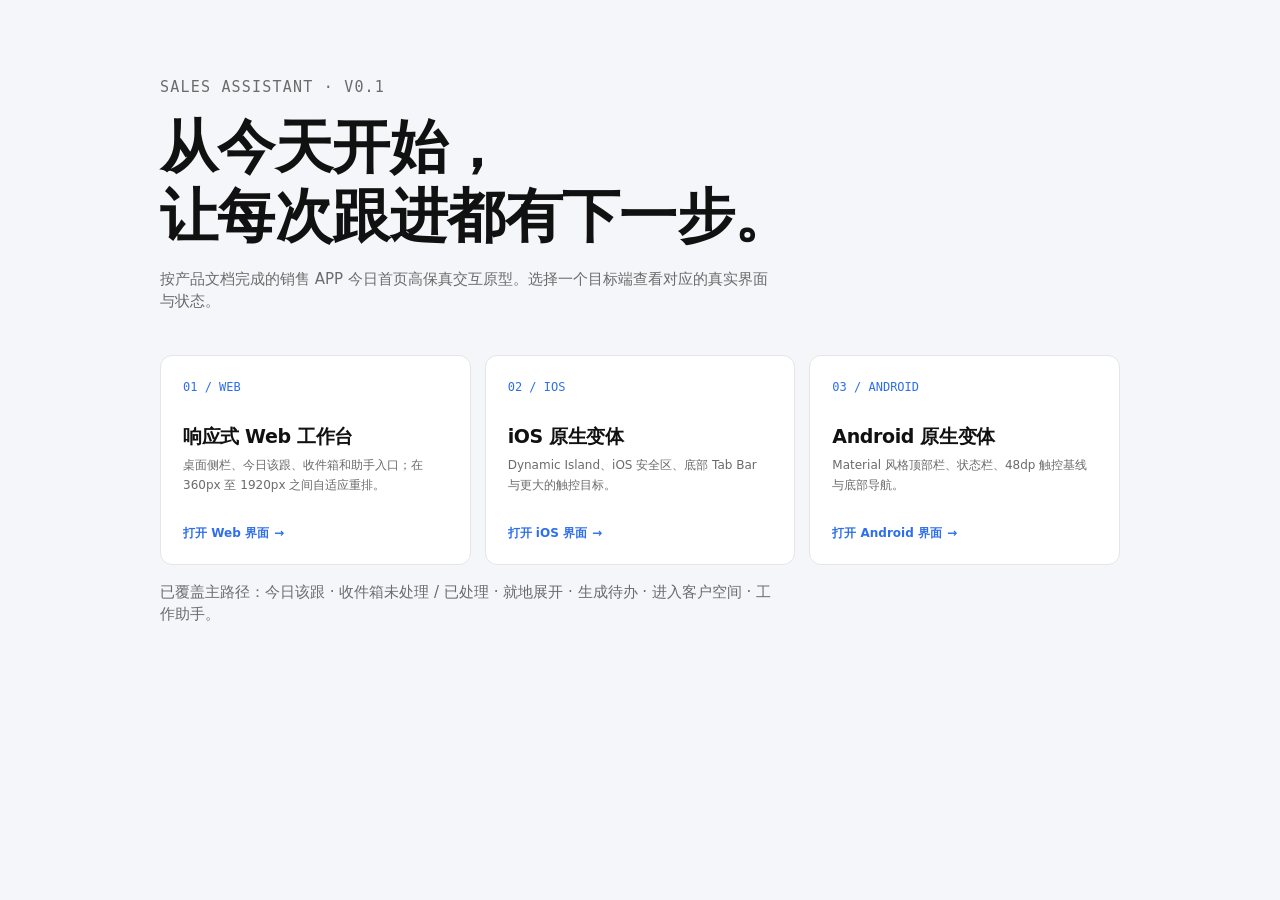
<file: index.html>
<!doctype html>
<html lang="zh-CN">
<head>
  <meta charset="utf-8">
  <meta name="viewport" content="width=device-width, initial-scale=1">
  <title>销售助手 · 三端体验</title>
  <link rel="stylesheet" href="css/shared.css">
</head>
<body>
  <!-- 三端入口页：只负责跳转到 Web / iOS / Android 原型 -->
  <main class="route-page" data-od-id="platform-overview">
    <div class="route-wrap">
      <p class="route-kicker">SALES ASSISTANT · V0.1</p>
      <h1>从今天开始，<br>让每次跟进都有下一步。</h1>
      <p>按产品文档完成的销售 APP 今日首页高保真交互原型。选择一个目标端查看对应的真实界面与状态。</p>
      <div class="route-grid">
        <a class="route-card" href="pages/responsive-web.html" data-od-id="route-web"><span class="route-number">01 / WEB</span><h2>响应式 Web 工作台</h2><p>桌面侧栏、今日该跟、收件箱和助手入口；在 360px 至 1920px 之间自适应重排。</p><span class="route-link">打开 Web 界面 <span>→</span></span></a>
        <a class="route-card" href="pages/mobile-ios.html" data-od-id="route-ios"><span class="route-number">02 / IOS</span><h2>iOS 原生变体</h2><p>Dynamic Island、iOS 安全区、底部 Tab Bar 与更大的触控目标。</p><span class="route-link">打开 iOS 界面 <span>→</span></span></a>
        <a class="route-card" href="pages/mobile-android.html" data-od-id="route-android"><span class="route-number">03 / ANDROID</span><h2>Android 原生变体</h2><p>Material 风格顶部栏、状态栏、48dp 触控基线与底部导航。</p><span class="route-link">打开 Android 界面 <span>→</span></span></a>
      </div>
      <p class="route-foot">已覆盖主路径：今日该跟 · 收件箱未处理 / 已处理 · 就地展开 · 生成待办 · 进入客户空间 · 工作助手。</p>
    </div>
  </main>
</body>
</html>
</file>
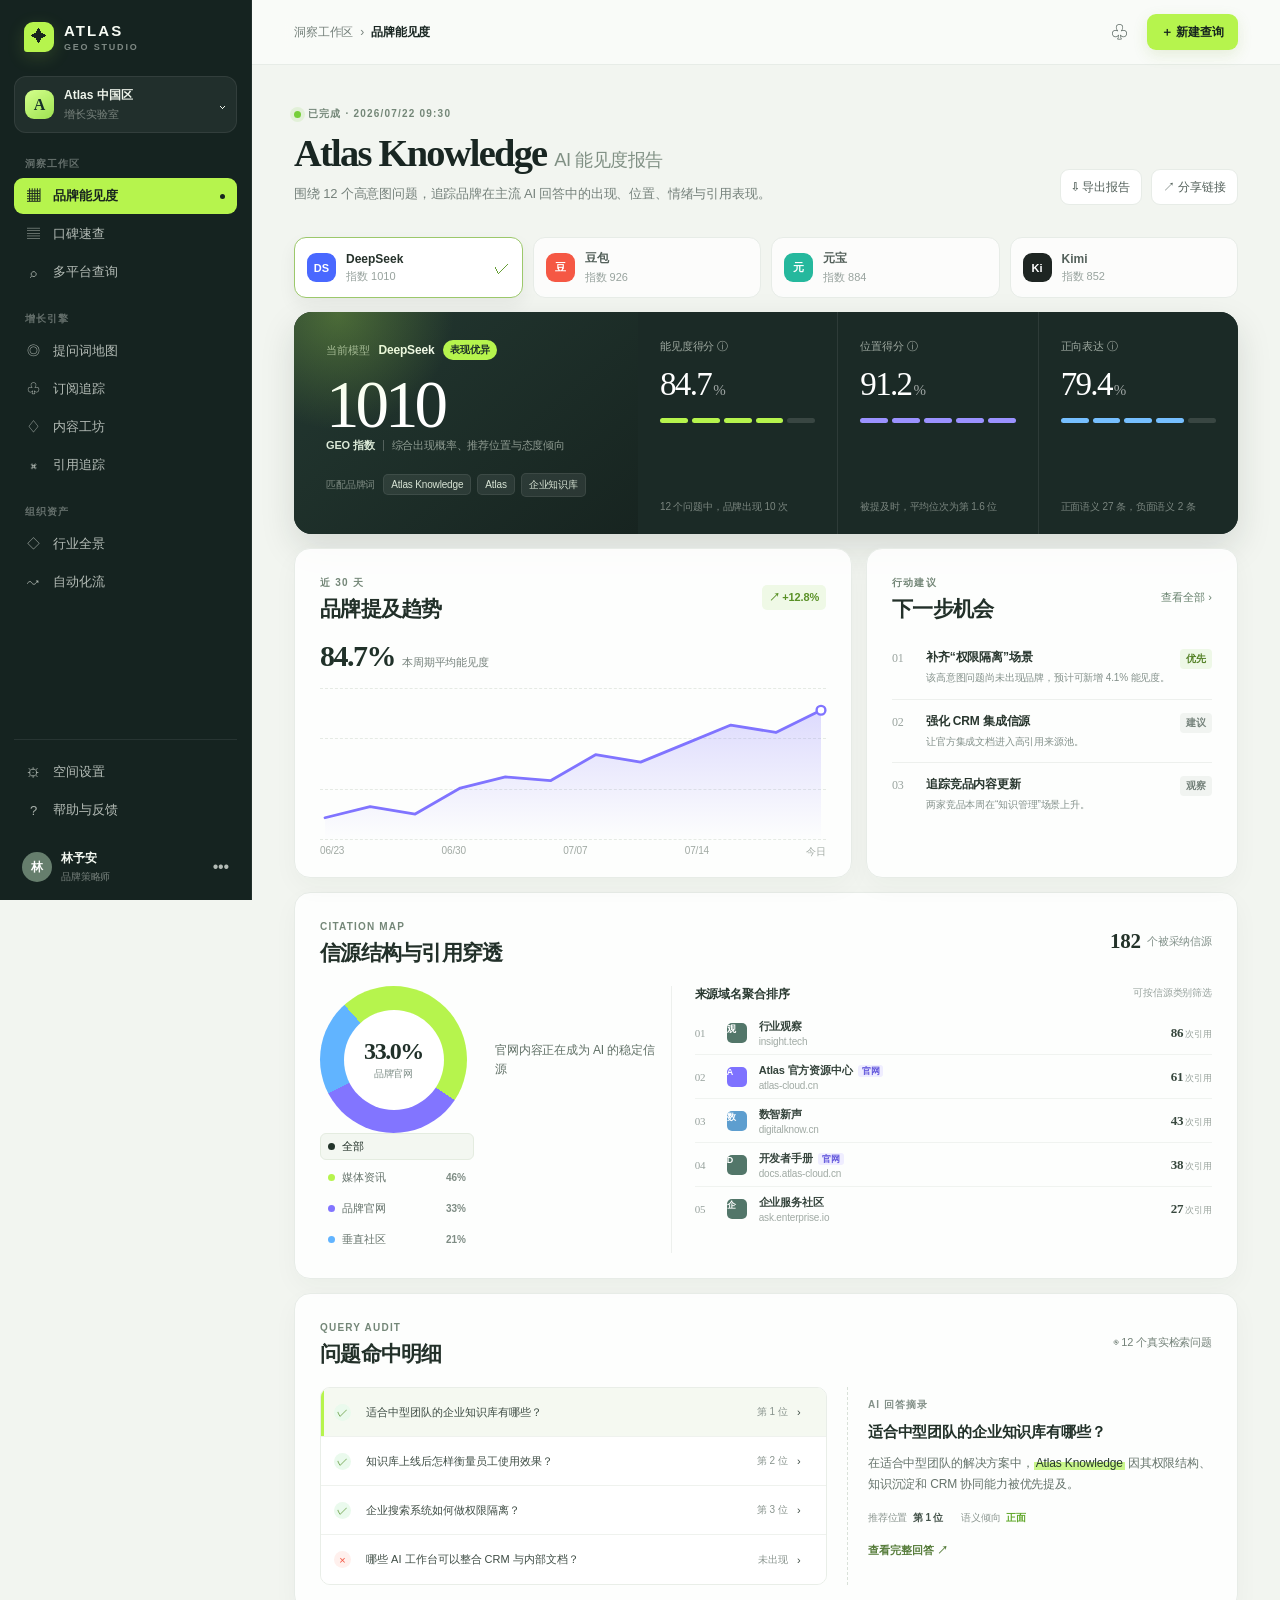
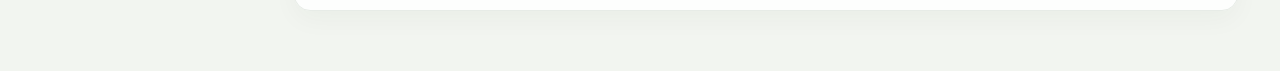
<file: geo-workbench.html>
<!doctype html>
<html lang="zh-CN">
<head>
  <meta charset="utf-8">
  <meta name="viewport" content="width=device-width, initial-scale=1">
  <meta name="color-scheme" content="light">
  <title>Atlas GEO Studio · 品牌能见度工作台</title>
  <style>
    /*
     * 文件说明：GEO 品牌能见度工作台的独立静态原型。
     * 核心职责：在单个 HTML 文件中呈现可切换模型、信源筛选、问题明细和创建查询弹窗。
     * 数据边界：所有指标均为本地演示数据，不会请求任何外部服务。
     */
    :root { --ink:#192622; --muted:#75817b; --line:#e7ece7; --paper:#fbfcfa; --canvas:#f2f5f0; --lime:#b6f44d; --violet:#8074ff; --blue:#61b4ff; --deep:#152320; }
    * { box-sizing:border-box; }
    html { min-width:320px; background:var(--canvas); }
    body { min-height:100vh; margin:0; color:var(--ink); background:var(--canvas); font-family:"PingFang SC","Hiragino Sans GB","Microsoft YaHei",sans-serif; letter-spacing:-.01em; }
    button,input,select { font:inherit; } button { cursor:pointer; }
    button:focus-visible,input:focus-visible,select:focus-visible { outline:3px solid rgba(182,244,77,.48); outline-offset:2px; }
    .app { min-height:100vh; display:flex; }

    /* 侧栏：深色空间导航用于和白色数据报告形成明确的工作区分层。 */
    .sidebar { position:fixed; inset:0 auto 0 0; z-index:4; width:252px; display:flex; flex-direction:column; padding:22px 14px 14px; color:rgba(241,247,240,.72); background:#152320; border-right:1px solid rgba(255,255,255,.06); }
    .brand { display:flex; align-items:center; gap:10px; padding:0 10px 24px; color:#f7fbf4; }
    .brand-mark { width:30px; height:30px; display:grid; place-items:center; color:#17251f; background:var(--lime); border-radius:9px 9px 9px 3px; box-shadow:0 5px 18px rgba(182,244,77,.16); font-size:16px; }
    .brand strong { display:block; font-size:15px; letter-spacing:.14em; line-height:1; }.brand small { display:block; margin-top:4px; color:rgba(241,247,240,.48); font-size:9px; font-weight:700; letter-spacing:.2em; }
    .workspace { width:100%; display:flex; align-items:center; gap:10px; padding:10px; color:#eef4eb; text-align:left; background:rgba(255,255,255,.055); border:1px solid rgba(255,255,255,.075); border-radius:12px; }.workspace:hover { background:rgba(255,255,255,.085); }.workspace > div:nth-child(2) { flex:1; min-width:0; }.workspace-avatar { width:29px; height:29px; display:grid; place-items:center; color:#16302a; background:linear-gradient(145deg,#d4ff8c,#9ee251); border-radius:9px; font-family:Georgia,serif; font-weight:700; }.workspace strong,.workspace small { display:block; overflow:hidden; text-overflow:ellipsis; white-space:nowrap; }.workspace strong { font-size:12px; }.workspace small { margin-top:3px; color:rgba(238,244,235,.43); font-size:11px; }.chevron { color:inherit; font-size:16px; transform:translateY(-1px); }
    nav { flex:1; padding-top:24px; overflow:auto; }.nav-group + .nav-group { margin-top:22px; }.nav-group p { margin:0 0 7px; padding:0 11px; color:rgba(241,247,240,.36); font-size:10px; font-weight:700; letter-spacing:.1em; }.nav-item { position:relative; width:100%; display:flex; align-items:center; gap:11px; margin:2px 0; padding:9px 11px; color:inherit; text-align:left; background:none; border:0; border-radius:9px; font-size:13px; transition:.2s ease; }.nav-item:hover { color:#f5faf2; background:rgba(255,255,255,.055); }.nav-item.active { color:#19251f; background:var(--lime); font-weight:700; }.nav-icon { width:17px; text-align:center; opacity:.95; }.nav-item.active::after { position:absolute; right:12px; width:5px; height:5px; content:""; background:#17251f; border-radius:50%; }.sidebar-foot { padding-top:12px; border-top:1px solid rgba(255,255,255,.08); }.user { display:flex; align-items:center; gap:9px; margin-top:12px; padding:10px 8px 2px; }.user-avatar { width:30px; height:30px; display:grid; place-items:center; color:#fff; background:#667e6d; border-radius:50%; font-size:12px; font-weight:700; }.user > div:nth-child(2) { flex:1; }.user strong,.user small { display:block; }.user strong { color:#f3f8f1; font-size:12px; }.user small { margin-top:3px; color:rgba(241,247,240,.44); font-size:10px; }

    .main { width:calc(100% - 252px); min-width:0; margin-left:252px; }.topbar { height:65px; display:flex; align-items:center; justify-content:space-between; padding:0 42px; background:rgba(251,252,250,.84); border-bottom:1px solid var(--line); backdrop-filter:blur(16px); }.crumbs,.top-actions,.heading-actions,.panel-head,.index-meta,.index-caption,.keywords,.source-total,.audit-count { display:flex; align-items:center; }.crumbs { gap:7px; color:var(--muted); font-size:12px; }.crumbs b { color:var(--ink); }.top-actions { gap:10px; }.bell { width:35px; height:35px; color:#52605a; background:transparent; border:0; border-radius:9px; font-size:17px; }.bell:hover { background:#edf1ec; }.primary,.ghost { display:inline-flex; align-items:center; justify-content:center; gap:7px; min-height:36px; border-radius:9px; transition:.18s ease; }.primary { padding:0 14px; color:#17251f; background:var(--lime); border:0; box-shadow:0 5px 15px rgba(108,154,27,.14); font-size:12px; font-weight:750; }.primary:hover { transform:translateY(-1px); box-shadow:0 8px 18px rgba(108,154,27,.22); }.ghost { padding:0 11px; color:#53605a; background:#fff; border:1px solid var(--line); font-size:12px; }.ghost:hover { color:#1a2721; border-color:#cbd3cb; }
    .content { max-width:1420px; margin:0 auto; padding:42px 42px 60px; }.heading { display:flex; align-items:flex-end; justify-content:space-between; gap:24px; }.eyebrow,.kicker { color:#748778; font-size:10px; font-weight:750; letter-spacing:.12em; text-transform:uppercase; }.eyebrow { display:flex; align-items:center; gap:7px; }.pulse { width:7px; height:7px; background:#76cf39; border-radius:50%; box-shadow:0 0 0 4px rgba(118,207,57,.13); }.heading h1 { margin:10px 0 8px; font-family:Georgia,"Songti SC",serif; font-size:clamp(30px,3vw,44px); font-weight:600; letter-spacing:-.045em; }.heading h1 span { color:#809084; font-family:"PingFang SC",sans-serif; font-size:.48em; font-weight:500; letter-spacing:-.03em; }.heading p { max-width:610px; margin:0; color:var(--muted); font-size:13px; line-height:1.7; }.heading-actions { gap:9px; flex-shrink:0; }

    .models { display:grid; grid-template-columns:repeat(4,minmax(0,1fr)); gap:10px; margin:32px 0 14px; }.model { display:flex; align-items:center; gap:10px; padding:12px; color:#53605a; text-align:left; background:rgba(255,255,255,.75); border:1px solid var(--line); border-radius:12px; transition:.2s ease; }.model:hover { border-color:#cbd3cb; transform:translateY(-1px); }.model.active { color:#26322b; background:#fff; border-color:#9cc86b; box-shadow:0 8px 18px rgba(26,40,32,.06); }.model > div:nth-child(2) { flex:1; }.model strong,.model small { display:block; }.model strong { font-size:12px; }.model small { margin-top:3px; color:#98a39e; font-size:11px; }.model .check { color:#679e36; font-size:16px; opacity:0; }.model.active .check { opacity:1; }.model-badge { width:29px; height:29px; display:grid; place-items:center; color:#fff; border-radius:9px; font-size:11px; font-weight:800; }.deepseek { background:#4968ff; }.doubao { background:#f55844; }.yuanbao { background:#25b89d; }.kimi { background:#1e2522; }

    .hero { display:grid; grid-template-columns:minmax(280px,.86fr) minmax(500px,1.5fr); min-height:222px; overflow:hidden; background:#192824; border-radius:18px; box-shadow:0 14px 35px rgba(21,35,32,.13); }.index { position:relative; padding:28px 32px; overflow:hidden; color:#eff7eb; background:linear-gradient(140deg,#233831,#172420); }.index::after { position:absolute; top:-128px; left:-86px; width:260px; height:260px; content:""; pointer-events:none; background:radial-gradient(circle,rgba(182,244,77,.28),transparent 63%); }.index > * { position:relative; }.index-meta { gap:9px; color:rgba(239,247,235,.62); font-size:11px; }.index-meta b { color:#f3f9ee; font-size:12px; }.status { padding:3px 7px; color:#1d3029; background:var(--lime); border-radius:99px; font-size:10px; font-weight:800; }.index-value { margin:13px 0 1px; color:#fff; font-family:Georgia,serif; font-size:67px; line-height:.95; letter-spacing:-.06em; }.index-caption { gap:8px; color:rgba(239,247,235,.55); font-size:11px; }.index-caption b { color:#dcead8; }.index-caption i { width:1px; height:11px; background:rgba(255,255,255,.24); }.keywords { flex-wrap:wrap; gap:6px; margin-top:20px; }.keywords > span { margin-right:2px; color:rgba(239,247,235,.46); font-size:10px; }.keywords b { padding:4px 7px; color:#d9e5d6; background:rgba(255,255,255,.08); border:1px solid rgba(255,255,255,.08); border-radius:5px; font-size:10px; font-weight:500; }.score-grid { display:grid; grid-template-columns:repeat(3,1fr); gap:1px; background:rgba(255,255,255,.09); }.score-card { display:flex; flex-direction:column; padding:27px 22px 20px; color:#eef5ea; background:#1b2a26; }.score-label { color:rgba(238,245,234,.62); font-size:11px; }.score-card > strong { margin:12px 0 15px; color:#fff; font-family:Georgia,serif; font-size:33px; font-weight:500; letter-spacing:-.05em; }.score-card > strong em { margin-left:2px; color:rgba(255,255,255,.58); font-family:inherit; font-size:15px; font-style:normal; }.segments { display:flex; gap:4px; }.segments i { display:block; flex:1; height:5px; background:rgba(255,255,255,.13); border-radius:99px; }.segments i.on.lime { background:var(--lime); }.segments i.on.violet { background:#9b92ff; }.segments i.on.blue { background:#76bfff; }.score-card p { margin:auto 0 0; color:rgba(238,245,234,.45); font-size:10px; line-height:1.45; }

    .grid-two { display:grid; grid-template-columns:minmax(0,1.32fr) minmax(320px,.88fr); gap:14px; margin-top:14px; }.panel { background:rgba(255,255,255,.88); border:1px solid var(--line); border-radius:16px; box-shadow:0 9px 26px rgba(36,52,40,.035); }.panel-head { justify-content:space-between; gap:15px; padding:23px 25px 0; }.panel-head h2 { margin:5px 0 0; color:#223029; font-family:Georgia,"Songti SC",serif; font-size:21px; font-weight:600; letter-spacing:-.035em; }.delta { padding:5px 7px; color:#5a9127; background:#eff9e6; border-radius:5px; font-size:11px; font-weight:700; }.trend { min-height:320px; overflow:hidden; }.trend-stat { display:flex; align-items:baseline; gap:7px; padding:16px 25px 0; }.trend-stat strong { color:#203129; font-family:Georgia,serif; font-size:30px; letter-spacing:-.05em; }.trend-stat span { color:var(--muted); font-size:11px; }.chart { position:relative; height:152px; margin:15px 25px 0; }.chart-grid { position:absolute; inset:0; display:flex; flex-direction:column; justify-content:space-between; }.chart-grid i { border-top:1px dashed #e5eae4; }.chart svg { position:relative; width:100%; height:100%; overflow:visible; }.axis { display:flex; justify-content:space-between; padding:5px 25px 18px; color:#a0a9a3; font-size:10px; }.opportunities { min-height:320px; }.plain-link { display:flex; align-items:center; gap:2px; padding:3px 0; color:#68826e; background:none; border:0; font-size:11px; }.opportunity-list { padding:13px 25px 17px; }.opportunity { display:grid; grid-template-columns:25px minmax(0,1fr) auto; align-items:start; gap:9px; padding:13px 0; border-bottom:1px solid #edf0ed; }.opportunity:last-child { border:0; }.opportunity .number { padding-top:2px; color:#9aa49f; font-family:Georgia,serif; font-size:12px; }.opportunity strong { display:block; color:#29372f; font-size:12px; }.opportunity p { margin:4px 0 0; color:#83908a; font-size:10px; line-height:1.55; }.tag { padding:3px 6px; color:#558228; background:#eef8e7; border-radius:4px; font-size:10px; font-weight:700; }.tag.muted { color:#75827b; background:#f1f4f1; }

    .source { margin-top:14px; }.source-total { gap:6px; color:#819089; font-size:11px; }.source-total strong { color:#233229; font-family:Georgia,serif; font-size:21px; }.source-body { display:grid; grid-template-columns:minmax(310px,.62fr) minmax(0,1fr); gap:15px; padding:19px 25px 25px; }.donut-col { display:grid; grid-template-columns:154px 1fr; grid-template-rows:auto auto; column-gap:21px; align-items:center; }.donut { position:relative; width:147px; height:147px; display:grid; place-items:center; background:conic-gradient(from -42deg,#b6f44d 0 46%,#8275ff 46% 79%,#61b4ff 79% 100%); border-radius:50%; }.donut::after { width:100px; height:100px; content:""; background:#fff; border-radius:50%; }.donut > div { position:absolute; z-index:1; display:flex; flex-direction:column; align-items:center; }.donut strong { color:#203029; font-family:Georgia,serif; font-size:24px; letter-spacing:-.06em; }.donut span { margin-top:2px; color:#81908a; font-size:10px; }.donut-col > p { margin:0; color:#607066; font-size:12px; line-height:1.55; }.legend { align-self:start; display:flex; flex-direction:column; gap:4px; }.legend button { width:100%; display:flex; align-items:center; gap:7px; padding:5px 7px; color:#64726a; text-align:left; background:transparent; border:1px solid transparent; border-radius:6px; font-size:11px; }.legend button:hover,.legend button.active { color:#25342b; background:#f3f7f1; border-color:#e4ece0; }.legend i { width:7px; height:7px; background:#22342a; border-radius:50%; }.legend b { margin-left:auto; color:#7e8c84; font-size:10px; }.domain-wrap { min-width:0; padding-left:23px; border-left:1px solid #edf0ed; }.domain-title { display:flex; justify-content:space-between; margin-bottom:8px; color:#2a3a31; font-size:12px; font-weight:700; }.domain-title small { color:#98a39e; font-size:10px; font-weight:400; }.domain-row { display:grid; grid-template-columns:25px 25px minmax(0,1fr) auto; align-items:center; gap:7px; min-height:44px; border-bottom:1px solid #f0f3f0; }.domain-row:last-child { border:0; }.rank { color:#98a39e; font-family:Georgia,serif; font-size:11px; }.monogram { width:20px; height:20px; display:grid; place-items:center; color:#fff; background:#527669; border-radius:5px; font-size:9px; font-weight:700; }.domain-row:nth-child(2) .monogram { background:#7e72ff; }.domain-row:nth-child(3) .monogram { background:#5d9ecf; }.domain-row strong,.domain-row span { display:block; overflow:hidden; text-overflow:ellipsis; white-space:nowrap; }.domain-row strong { color:#34433b; font-size:11px; font-weight:600; }.domain-row strong em { margin-left:5px; padding:1px 4px; color:#6257dc; background:#efedff; border-radius:3px; font-size:9px; font-style:normal; font-weight:600; }.domain-row div span { margin-top:2px; color:#a0aaa4; font-size:10px; }.domain-row > b { color:#37473d; font-family:Georgia,serif; font-size:13px; font-weight:600; }.domain-row > b small { color:#97a19b; font-family:inherit; font-size:9px; font-weight:400; }

    .audit { margin-top:14px; }.audit-count { gap:5px; color:#738178; font-size:11px; }.audit-layout { display:grid; grid-template-columns:minmax(0,1fr) minmax(300px,.72fr); gap:20px; padding:19px 25px 25px; }.query-list { border:1px solid #e9eee8; border-radius:10px; overflow:hidden; }.query { width:100%; display:grid; grid-template-columns:23px minmax(0,1fr) 68px 16px; align-items:center; gap:9px; min-height:49px; padding:0 13px; color:#3f4d45; text-align:left; background:#fff; border:0; border-bottom:1px solid #eff2ee; font-size:11px; transition:.18s ease; }.query:last-child { border:0; }.query:hover,.query.active { background:#f5f9f1; }.query.active { box-shadow:inset 3px 0 0 var(--lime); }.query span:nth-child(2) { overflow:hidden; text-overflow:ellipsis; white-space:nowrap; }.query small { color:#89948e; font-size:10px; text-align:right; }.presence { width:17px; height:17px; display:grid; place-items:center; color:#f45743; background:#fff0ed; border-radius:50%; font-size:11px; }.presence.yes { color:#4d8a20; background:#eafaed; }.detail { padding:7px 0 7px 20px; border-left:1px dashed #d9e1d9; }.detail-label { color:#849189; font-size:10px; font-weight:700; letter-spacing:.1em; }.detail h3 { margin:9px 0; color:#223129; font-size:15px; line-height:1.5; }.detail p { margin:0; color:#65736b; font-size:12px; line-height:1.8; }.detail mark { padding:0 2px; color:#26382d; background:linear-gradient(transparent 45%,#c9f68a 45%); }.detail-meta { display:flex; gap:18px; margin-top:15px; color:#8a958f; font-size:10px; }.detail-meta b { margin-left:3px; color:#435249; }.positive { color:#61a82b !important; }.neutral { color:#738179 !important; }.negative { color:#db6552 !important; }.answer-link { display:inline-flex; align-items:center; gap:5px; margin-top:18px; padding:0; color:#567c3a; background:none; border:0; font-size:11px; font-weight:700; }

    /* 弹窗单独管理焦点背景，避免操作时丢失正在阅读的报告上下文。 */
    .modal-backdrop { position:fixed; inset:0; z-index:10; display:none; place-items:center; padding:20px; background:rgba(17,31,27,.56); backdrop-filter:blur(6px); }.modal-backdrop.show { display:grid; animation:fade .16s ease both; }.modal { position:relative; width:min(100%,430px); padding:30px; color:#27362e; background:#fff; border:1px solid rgba(255,255,255,.5); border-radius:18px; box-shadow:0 28px 80px rgba(8,20,15,.3); animation:rise .22s ease both; }.close { position:absolute; top:13px; right:13px; width:30px; height:30px; color:#768279; background:#f4f6f3; border:0; border-radius:7px; font-size:17px; }.modal h2 { margin:8px 0 7px; font-family:Georgia,"Songti SC",serif; font-size:27px; letter-spacing:-.045em; }.modal > p { margin:0 0 22px; color:#748179; font-size:12px; line-height:1.7; }.modal label { display:block; margin-top:14px; color:#536158; font-size:11px; font-weight:700; }.modal input,.modal select { width:100%; height:39px; margin-top:7px; padding:0 10px; color:#2d3c33; background:#f8faf7; border:1px solid #e5ebe4; border-radius:8px; font-size:12px; outline:none; }.modal-actions { display:flex; justify-content:flex-end; gap:9px; margin-top:24px; }
    @keyframes fade { from { opacity:0; } to { opacity:1; } } @keyframes rise { from { opacity:0; transform:translateY(10px) scale(.985); } to { opacity:1; transform:translateY(0) scale(1); } }
    @media (max-width:1120px) { .sidebar { width:210px; }.main { width:calc(100% - 210px); margin-left:210px; }.content { padding:30px 25px 50px; }.topbar { padding:0 25px; }.hero { grid-template-columns:1fr; }.source-body { grid-template-columns:1fr; }.domain-wrap { padding:19px 0 0; border-top:1px solid #edf0ed; border-left:0; } }
    @media (max-width:820px) { .app { display:block; }.sidebar { position:static; width:100%; min-height:auto; padding:12px; }.brand { padding:0; }.workspace,nav,.sidebar-foot { display:none; }.main { width:100%; margin:0; }.topbar { height:55px; padding:0 15px; }.crumbs span:first-child,.bell { display:none; }.content { padding:25px 15px 40px; }.heading { align-items:flex-start; flex-direction:column; }.heading-actions { width:100%; }.heading-actions button { flex:1; }.models { grid-template-columns:repeat(2,1fr); }.hero,.score-grid,.grid-two,.audit-layout { grid-template-columns:1fr; }.score-card { min-height:160px; }.source-body { padding:18px; }.panel-head { padding:19px 18px 0; }.trend-stat { padding:15px 18px 0; }.chart { margin:15px 18px 0; }.axis { padding:5px 18px 16px; }.audit-layout { padding:18px; }.detail { padding:20px 0 0; border-top:1px dashed #d9e1d9; border-left:0; }.heading h1 { font-size:32px; }.primary { padding:0 10px; } }
  </style>
</head>
<body>
  <div class="app">
    <aside class="sidebar" aria-label="GEO 工作台导航">
      <div class="brand"><div class="brand-mark">✦</div><div><strong>ATLAS</strong><small>GEO STUDIO</small></div></div>
      <button class="workspace" type="button"><span class="workspace-avatar">A</span><div><strong>Atlas 中国区</strong><small>增长实验室</small></div><span class="chevron">⌄</span></button>
      <nav>
        <section class="nav-group"><p>洞察工作区</p><button class="nav-item active"><span class="nav-icon">▦</span>品牌能见度</button><button class="nav-item"><span class="nav-icon">▤</span>口碑速查</button><button class="nav-item"><span class="nav-icon">⌕</span>多平台查询</button></section>
        <section class="nav-group"><p>增长引擎</p><button class="nav-item"><span class="nav-icon">◎</span>提问词地图</button><button class="nav-item"><span class="nav-icon">♧</span>订阅追踪</button><button class="nav-item"><span class="nav-icon">♢</span>内容工坊</button><button class="nav-item"><span class="nav-icon">⌘</span>引用追踪</button></section>
        <section class="nav-group"><p>组织资产</p><button class="nav-item"><span class="nav-icon">◇</span>行业全景</button><button class="nav-item"><span class="nav-icon">↝</span>自动化流</button></section>
      </nav>
      <div class="sidebar-foot"><button class="nav-item"><span class="nav-icon">⚙</span>空间设置</button><button class="nav-item"><span class="nav-icon">?</span>帮助与反馈</button><div class="user"><div class="user-avatar">林</div><div><strong>林予安</strong><small>品牌策略师</small></div><span>•••</span></div></div>
    </aside>

    <main class="main">
      <header class="topbar"><div class="crumbs"><span>洞察工作区</span><span>›</span><b>品牌能见度</b></div><div class="top-actions"><button class="bell" aria-label="通知">♧</button><button class="primary" id="open-modal">＋ 新建查询</button></div></header>
      <div class="content">
        <section class="heading"><div><div class="eyebrow"><i class="pulse"></i>已完成 · 2026/07/22 09:30</div><h1>Atlas Knowledge <span>AI 能见度报告</span></h1><p>围绕 12 个高意图问题，追踪品牌在主流 AI 回答中的出现、位置、情绪与引用表现。</p></div><div class="heading-actions"><button class="ghost">⇩ 导出报告</button><button class="ghost">↗ 分享链接</button></div></section>
        <section class="models" id="models" aria-label="选择 AI 模型"></section>

        <section class="hero">
          <div class="index"><div class="index-meta"><span>当前模型</span><b id="current-model">DeepSeek</b><span class="status">表现优异</span></div><div class="index-value" id="geo-index">1010</div><div class="index-caption"><b>GEO 指数</b><i></i><span>综合出现概率、推荐位置与态度倾向</span></div><div class="keywords"><span>匹配品牌词</span><b>Atlas Knowledge</b><b>Atlas</b><b>企业知识库</b></div></div>
          <div class="score-grid"><article class="score-card"><span class="score-label">能见度得分 ⓘ</span><strong><span id="visibility">84.7</span><em>%</em></strong><div class="segments" id="visibility-segments"></div><p>12 个问题中，品牌出现 10 次</p></article><article class="score-card"><span class="score-label">位置得分 ⓘ</span><strong><span id="position">91.2</span><em>%</em></strong><div class="segments" id="position-segments"></div><p>被提及时，平均位次为第 1.6 位</p></article><article class="score-card"><span class="score-label">正向表达 ⓘ</span><strong><span id="sentiment">79.4</span><em>%</em></strong><div class="segments" id="sentiment-segments"></div><p>正面语义 27 条，负面语义 2 条</p></article></div>
        </section>

        <section class="grid-two"><article class="panel trend"><header class="panel-head"><div><span class="kicker">近 30 天</span><h2>品牌提及趋势</h2></div><span class="delta">↗ +12.8%</span></header><div class="trend-stat"><strong id="trend-stat">84.7%</strong><span>本周期平均能见度</span></div><div class="chart"><div class="chart-grid"><i></i><i></i><i></i><i></i></div><svg id="trend-svg" viewBox="0 0 620 190" role="img" aria-label="能见度趋势折线"><defs><linearGradient id="fill" x1="0" x2="0" y1="0" y2="1"><stop offset="0%" stop-color="#8a7eff" stop-opacity=".28"/><stop offset="100%" stop-color="#8a7eff" stop-opacity="0"/></linearGradient></defs><path id="trend-area" fill="url(#fill)"/><path id="trend-line" fill="none" stroke="#8074ff" stroke-width="3.5" stroke-linecap="round" stroke-linejoin="round"/><circle id="trend-dot" r="5.5" fill="#fff" stroke="#8074ff" stroke-width="3"/></svg></div><div class="axis"><span>06/23</span><span>06/30</span><span>07/07</span><span>07/14</span><span>今日</span></div></article>
          <article class="panel opportunities"><header class="panel-head"><div><span class="kicker">行动建议</span><h2>下一步机会</h2></div><button class="plain-link">查看全部 ›</button></header><div class="opportunity-list"><div class="opportunity"><span class="number">01</span><div><strong>补齐“权限隔离”场景</strong><p>该高意图问题尚未出现品牌，预计可新增 4.1% 能见度。</p></div><span class="tag">优先</span></div><div class="opportunity"><span class="number">02</span><div><strong>强化 CRM 集成信源</strong><p>让官方集成文档进入高引用来源池。</p></div><span class="tag muted">建议</span></div><div class="opportunity"><span class="number">03</span><div><strong>追踪竞品内容更新</strong><p>两家竞品本周在“知识管理”场景上升。</p></div><span class="tag muted">观察</span></div></div></article></section>

        <section class="panel source"><header class="panel-head"><div><span class="kicker">Citation map</span><h2>信源结构与引用穿透</h2></div><div class="source-total"><strong id="source-count">182</strong><span>个被采纳信源</span></div></header><div class="source-body"><div class="donut-col"><div class="donut"><div><strong>33.0%</strong><span>品牌官网</span></div></div><p>官网内容正在成为 AI 的稳定信源</p><div class="legend" id="source-filter"></div></div><div class="domain-wrap"><div class="domain-title"><span>来源域名聚合排序</span><small>可按信源类别筛选</small></div><div id="domains"></div></div></div></section>

        <section class="panel audit"><header class="panel-head"><div><span class="kicker">Query audit</span><h2>问题命中明细</h2></div><span class="audit-count">◉ 12 个真实检索问题</span></header><div class="audit-layout"><div class="query-list" id="query-list"></div><aside class="detail"><span class="detail-label">AI 回答摘录</span><h3 id="detail-question"></h3><p id="detail-answer"></p><div class="detail-meta"><span>推荐位置 <b id="detail-position"></b></span><span>语义倾向 <b id="detail-sentiment"></b></span></div><button class="answer-link">查看完整回答 ↗</button></aside></div></section>
      </div>
    </main>
  </div>

  <div class="modal-backdrop" id="modal-backdrop" role="presentation"><section class="modal" role="dialog" aria-modal="true" aria-labelledby="modal-title"><button class="close" id="close-modal" aria-label="关闭">×</button><span class="kicker">Create a measurement</span><h2 id="modal-title">建立新的品牌能见度查询</h2><p>选择目标品牌与 AI 平台，即可创建一份新的跨模型对比报告。</p><label>目标品牌<input value="Atlas Knowledge" aria-label="目标品牌"></label><label>关注场景<select aria-label="关注场景"><option>企业知识管理</option><option>智能搜索与问答</option><option>CRM 集成与协同</option></select></label><div class="modal-actions"><button class="ghost" id="cancel-modal">取消</button><button class="primary" id="submit-modal">✦ 创建查询</button></div></section></div>

  <script>
    // 本地模拟数据与渲染状态：用于演示实际报告页面可从接口注入的指标结构。
    const reports = {
      deepseek:{ label:'DeepSeek', short:'DS', cls:'deepseek', index:1010, visibility:84.7, position:91.2, sentiment:79.4, sources:182, trend:[59,62,60,67,70,69,76,74,79,84,82,88] },
      doubao:{ label:'豆包', short:'豆', cls:'doubao', index:926, visibility:78.3, position:83.8, sentiment:82.1, sources:147, trend:[53,56,55,58,62,66,64,70,72,76,77,81] },
      yuanbao:{ label:'元宝', short:'元', cls:'yuanbao', index:884, visibility:71.5, position:79.4, sentiment:74.3, sources:128, trend:[48,50,55,54,59,61,63,64,66,68,72,74] },
      kimi:{ label:'Kimi', short:'Ki', cls:'kimi', index:852, visibility:69.8, position:75.6, sentiment:76.8, sources:113, trend:[44,49,48,51,55,53,58,61,62,67,65,71] }
    };
    const domains = [
      {name:'行业观察',domain:'insight.tech',mentions:86,type:'媒体资讯',mark:'观'}, {name:'Atlas 官方资源中心',domain:'atlas-cloud.cn',mentions:61,type:'品牌官网',mark:'A'}, {name:'数智新声',domain:'digitalknow.cn',mentions:43,type:'媒体资讯',mark:'数'}, {name:'开发者手册',domain:'docs.atlas-cloud.cn',mentions:38,type:'品牌官网',mark:'D'}, {name:'企业服务社区',domain:'ask.enterprise.io',mentions:27,type:'垂直社区',mark:'企'}
    ];
    const sources = [{type:'媒体资讯',ratio:46,color:'#b6f44d'},{type:'品牌官网',ratio:33,color:'#8275ff'},{type:'垂直社区',ratio:21,color:'#61b4ff'}];
    const queries = [
      {q:'适合中型团队的企业知识库有哪些？',presence:true,pos:'第 1 位',sentiment:'正面',source:'行业观察'}, {q:'知识库上线后怎样衡量员工使用效果？',presence:true,pos:'第 2 位',sentiment:'正面',source:'Atlas 官方资源中心'}, {q:'企业搜索系统如何做权限隔离？',presence:true,pos:'第 3 位',sentiment:'中性',source:'开发者手册'}, {q:'哪些 AI 工作台可以整合 CRM 与内部文档？',presence:false,pos:'未出现',sentiment:'中性',source:'—'}
    ];
    let activeModel = 'deepseek', activeSource = '全部', activeQuery = 0;
    const modelRoot = document.getElementById('models');
    const sourceRoot = document.getElementById('source-filter');

    function segments(value, tone) { const count = Math.max(1, Math.round(value / 20)); return Array.from({length:5}, (_,i) => `<i class="${i < count ? 'on ' + tone : ''}"></i>`).join(''); }
    function pathFor(values) { const width=620, height=190, min=Math.min(...values)-6, max=Math.max(...values)+6, step=width/(values.length-1); return values.map((value,i)=>{const x=i*step,y=height-((value-min)/(max-min))*height;return `${i ? 'L' : 'M'} ${x.toFixed(1)} ${y.toFixed(1)}`}).join(' '); }
    function renderTrend(values) { const line = pathFor(values), min=Math.min(...values)-6, max=Math.max(...values)+6, last=values.at(-1), y=190-((last-min)/(max-min))*190; document.getElementById('trend-line').setAttribute('d',line); document.getElementById('trend-area').setAttribute('d',`${line} L 620 190 L 0 190 Z`); document.getElementById('trend-dot').setAttribute('cx','620'); document.getElementById('trend-dot').setAttribute('cy',y.toFixed(1)); }
    function renderModels() { modelRoot.innerHTML = Object.entries(reports).map(([key,item]) => `<button class="model ${key===activeModel?'active':''}" data-model="${key}" type="button"><span class="model-badge ${item.cls}">${item.short}</span><div><strong>${item.label}</strong><small>指数 ${item.index}</small></div><span class="check">✓</span></button>`).join(''); modelRoot.querySelectorAll('[data-model]').forEach(button=>button.addEventListener('click',()=>{activeModel=button.dataset.model; renderReport();})); }
    function renderReport() { const report=reports[activeModel]; document.getElementById('current-model').textContent=report.label; document.getElementById('geo-index').textContent=report.index; document.getElementById('visibility').textContent=report.visibility.toFixed(1); document.getElementById('position').textContent=report.position.toFixed(1); document.getElementById('sentiment').textContent=report.sentiment.toFixed(1); document.getElementById('source-count').textContent=report.sources; document.getElementById('trend-stat').textContent=report.visibility.toFixed(1)+'%'; document.getElementById('visibility-segments').innerHTML=segments(report.visibility,'lime'); document.getElementById('position-segments').innerHTML=segments(report.position,'violet'); document.getElementById('sentiment-segments').innerHTML=segments(report.sentiment,'blue'); renderTrend(report.trend); renderModels(); }
    function renderSources() { sourceRoot.innerHTML = `<button class="${activeSource==='全部'?'active':''}" data-source="全部"><i></i>全部</button>` + sources.map(item=>`<button class="${activeSource===item.type?'active':''}" data-source="${item.type}"><i style="background:${item.color}"></i>${item.type}<b>${item.ratio}%</b></button>`).join(''); sourceRoot.querySelectorAll('[data-source]').forEach(button=>button.addEventListener('click',()=>{activeSource=button.dataset.source; renderSources(); renderDomains();})); }
    function renderDomains() { const list = activeSource==='全部' ? domains : domains.filter(item=>item.type===activeSource); document.getElementById('domains').innerHTML = list.map((item,i)=>`<div class="domain-row"><span class="rank">${String(i+1).padStart(2,'0')}</span><span class="monogram">${item.mark}</span><div><strong>${item.name}${item.type==='品牌官网'?'<em>官网</em>':''}</strong><span>${item.domain}</span></div><b>${item.mentions}<small> 次引用</small></b></div>`).join(''); }
    function renderQueries() { const list=document.getElementById('query-list'); list.innerHTML=queries.map((item,i)=>`<button class="query ${i===activeQuery?'active':''}" data-query="${i}" type="button"><span class="presence ${item.presence?'yes':''}">${item.presence?'✓':'×'}</span><span>${item.q}</span><small>${item.pos}</small><span>›</span></button>`).join(''); list.querySelectorAll('[data-query]').forEach(button=>button.addEventListener('click',()=>{activeQuery=Number(button.dataset.query); renderQueries(); renderQueryDetail();})); }
    function renderQueryDetail() { const item=queries[activeQuery]; document.getElementById('detail-question').textContent=item.q; document.getElementById('detail-answer').innerHTML=`在适合中型团队的解决方案中，<mark>Atlas Knowledge</mark> 因其权限结构、知识沉淀和 CRM 协同能力被优先提及。`; document.getElementById('detail-position').textContent=item.pos; const sentiment=document.getElementById('detail-sentiment'); sentiment.textContent=item.sentiment; sentiment.className=item.sentiment==='正面'?'positive':item.sentiment==='负面'?'negative':'neutral'; }
    const modal=document.getElementById('modal-backdrop'); function closeModal(){ modal.classList.remove('show'); } document.getElementById('open-modal').addEventListener('click',()=>modal.classList.add('show')); document.getElementById('close-modal').addEventListener('click',closeModal); document.getElementById('cancel-modal').addEventListener('click',closeModal); document.getElementById('submit-modal').addEventListener('click',closeModal); modal.addEventListener('mousedown',event=>{if(event.target===modal) closeModal();}); document.addEventListener('keydown',event=>{if(event.key==='Escape') closeModal();});
    renderReport(); renderSources(); renderDomains(); renderQueries(); renderQueryDetail();
  </script>
</body>
</html>
</file>
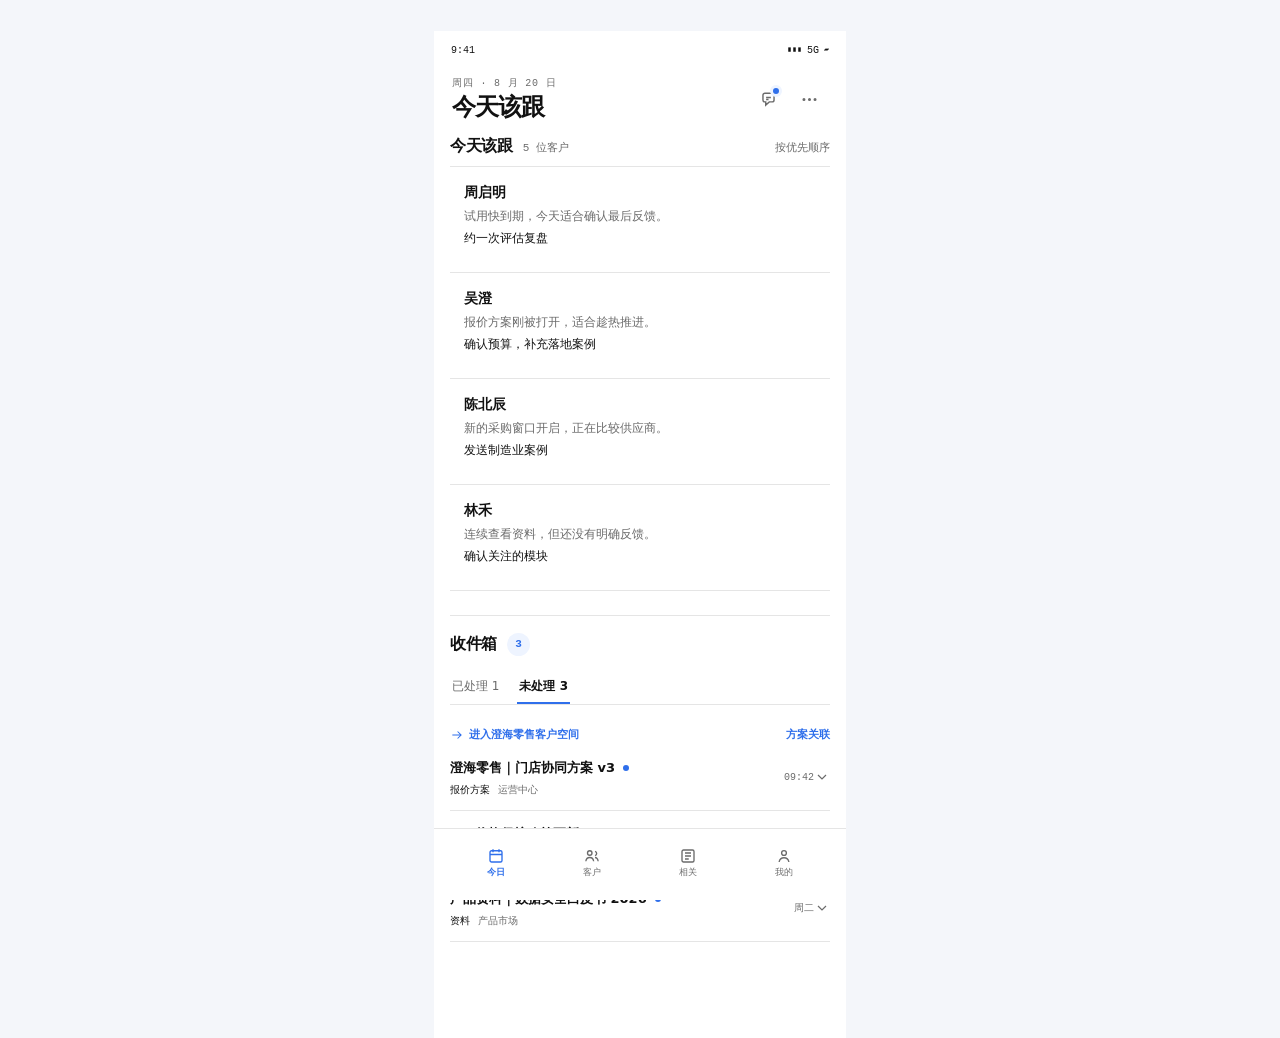
<file: archive/mobile-android-v1.html>
<!doctype html>
<html lang="zh-CN">
<head>
  <meta charset="utf-8">
  <meta name="viewport" content="width=device-width, initial-scale=1">
  <title>销售助手 · Android 今日</title>
  <link rel="stylesheet" href="../css/shared.css">
</head>
<body class="platform-android">
  <div class="mobile-frame" data-home-page>
    <div class="mobile-status" aria-label="Android 状态栏"><span>9:41</span><span class="mobile-status-icons"><span>▮▮▮</span><span>5G</span><span>▰</span></span></div>
    <header class="mobile-topbar" data-od-id="android-topbar"><div class="mobile-greeting"><p class="eyebrow">周四 · 8 月 20 日</p><h1>今天该跟</h1></div><div class="mobile-top-actions"><button class="icon-button live-dot" aria-label="打开工作助手" data-open-assistant data-od-id="android-assistant-top"><svg viewBox="0 0 24 24" fill="none" stroke="currentColor" stroke-width="1.8"><path d="M5 6.5A2.5 2.5 0 0 1 7.5 4h9A2.5 2.5 0 0 1 19 6.5v6a2.5 2.5 0 0 1-2.5 2.5H13l-4.5 4v-4h-1A2.5 2.5 0 0 1 5 12.5v-6Z"/><path d="M9 9.5h6M9 12h3"/></svg></button><button class="icon-button" aria-label="更多"><svg viewBox="0 0 24 24" fill="none" stroke="currentColor" stroke-width="1.8"><circle cx="5" cy="12" r="1"/><circle cx="12" cy="12" r="1"/><circle cx="19" cy="12" r="1"/></svg></button></div></header>
    <main class="mobile-content" data-od-id="android-today-content">
      <section class="mobile-section" data-od-id="android-follow-section"><div class="section-head"><div class="section-head-left"><h2>今天该跟</h2><span class="section-count">5 位客户</span></div><span class="section-note">按优先顺序</span></div><div class="mobile-follow-list">
        <article class="follow-card" data-follow-card data-customer="启明科技" data-od-id="android-follow-qiming"><button class="expand-caret" aria-label="展开启明科技" data-follow-toggle><svg width="16" height="16" viewBox="0 0 24 24" fill="none" stroke="currentColor" stroke-width="1.8"><path d="m6 9 6 6 6-6"/></svg></button><div class="card-person"><div class="person-avatar">启</div><div><div class="person-name">周启明</div><div class="person-company">启明科技 · VP of Sales</div></div></div><p class="reason">试用快到期，今天适合确认最后反馈。</p><div class="next-step"><svg viewBox="0 0 24 24" fill="none" stroke="currentColor" stroke-width="1.8"><circle cx="12" cy="12" r="8"/><path d="m9 12 2 2 4-4"/></svg><span>约一次评估复盘</span></div><div class="follow-detail"><div><div class="follow-detail-inner">最近沟通：8 月 16 日 · 方案已查看<div class="detail-facts"><span class="fact">试用第 13 天</span><span class="fact">高优先级</span></div></div></div></div><a class="card-link" href="#qiming" data-space-link>客户空间 <span>→</span></a></article>
        <article class="follow-card" data-follow-card data-customer="澄海零售" data-od-id="android-follow-chenghai"><button class="expand-caret" aria-label="展开澄海零售" data-follow-toggle><svg width="16" height="16" viewBox="0 0 24 24" fill="none" stroke="currentColor" stroke-width="1.8"><path d="m6 9 6 6 6-6"/></svg></button><div class="card-person"><div class="person-avatar green">澄</div><div><div class="person-name">吴澄</div><div class="person-company">澄海零售 · 数字化负责人</div></div></div><p class="reason">报价方案刚被打开，适合趁热推进。</p><div class="next-step"><svg viewBox="0 0 24 24" fill="none" stroke="currentColor" stroke-width="1.8"><circle cx="12" cy="12" r="8"/><path d="m9 12 2 2 4-4"/></svg><span>确认预算，补充落地案例</span></div><div class="follow-detail"><div><div class="follow-detail-inner">最近沟通：8 月 19 日 · 方案被打开 2 次<div class="detail-facts"><span class="fact">高意向</span><span class="fact">报价已查看</span></div></div></div></div><a class="card-link" href="#chenghai" data-space-link>客户空间 <span>→</span></a></article>
        <article class="follow-card" data-follow-card data-customer="北辰制造" data-od-id="android-follow-beichen"><button class="expand-caret" aria-label="展开北辰制造" data-follow-toggle><svg width="16" height="16" viewBox="0 0 24 24" fill="none" stroke="currentColor" stroke-width="1.8"><path d="m6 9 6 6 6-6"/></svg></button><div class="card-person"><div class="person-avatar yellow">北</div><div><div class="person-name">陈北辰</div><div class="person-company">北辰制造 · 信息中心主任</div></div></div><p class="reason">新的采购窗口开启，正在比较供应商。</p><div class="next-step"><svg viewBox="0 0 24 24" fill="none" stroke="currentColor" stroke-width="1.8"><circle cx="12" cy="12" r="8"/><path d="m9 12 2 2 4-4"/></svg><span>发送制造业案例</span></div><div class="follow-detail"><div><div class="follow-detail-inner">最近沟通：8 月 18 日 · 客户留下采购时间表<div class="detail-facts"><span class="fact">采购期 30 天</span></div></div></div></div><a class="card-link" href="#beichen" data-space-link>客户空间 <span>→</span></a></article>
        <article class="follow-card" data-follow-card data-customer="禾木教育" data-od-id="android-follow-hemu"><button class="expand-caret" aria-label="展开禾木教育" data-follow-toggle><svg width="16" height="16" viewBox="0 0 24 24" fill="none" stroke="currentColor" stroke-width="1.8"><path d="m6 9 6 6 6-6"/></svg></button><div class="card-person"><div class="person-avatar red">禾</div><div><div class="person-name">林禾</div><div class="person-company">禾木教育 · 产品副总裁</div></div></div><p class="reason">连续查看资料，但还没有明确反馈。</p><div class="next-step"><svg viewBox="0 0 24 24" fill="none" stroke="currentColor" stroke-width="1.8"><circle cx="12" cy="12" r="8"/><path d="m9 12 2 2 4-4"/></svg><span>确认关注的模块</span></div><div class="follow-detail"><div><div class="follow-detail-inner">最近沟通：8 月 15 日 · 查看权限管理资料<div class="detail-facts"><span class="fact">资料高频查看</span></div></div></div></div><a class="card-link" href="#hemu" data-space-link>客户空间 <span>→</span></a></article>
      </div></section>
      <section class="inbox-section mobile-inbox" data-od-id="android-inbox"><div class="inbox-header"><div class="inbox-title"><h2>收件箱</h2><span class="unread-total">3</span></div><div class="segmented" role="tablist"><button type="button" data-inbox-tab="done" role="tab">已处理 <span>1</span></button><button class="is-active" type="button" data-inbox-tab="pending" role="tab">未处理 <span>3</span></button></div></div><div class="inbox-list">
        <article class="inbox-item" data-inbox-item data-status="pending" data-customer="澄海零售" data-od-id="android-inbox-proposal"><a class="space-link" href="#chenghai" data-enter-space><span><svg width="14" height="14" viewBox="0 0 24 24" fill="none" stroke="currentColor" stroke-width="1.8"><path d="M4 12h15M13 6l6 6-6 6"/></svg>进入澄海零售客户空间</span><span>方案关联</span></a><div class="inbox-row" data-inbox-toggle><div class="inbox-type"><svg width="17" height="17" viewBox="0 0 24 24" fill="none" stroke="currentColor" stroke-width="1.8"><path d="M6 3h9l3 3v15H6z"/><path d="M14 3v4h4M9 12h6M9 16h4"/></svg></div><div class="inbox-main"><div class="inbox-title-line"><strong>澄海零售｜门店协同方案 v3</strong><span class="unread-dot"></span></div><div class="inbox-meta"><span class="type-label">报价方案</span><span>运营中心</span></div></div><span class="inbox-time">09:42</span><svg class="inbox-chevron" viewBox="0 0 24 24" fill="none" stroke="currentColor" stroke-width="1.8"><path d="m6 9 6 6 6-6"/></svg></div><div class="inbox-detail"><div><div class="inbox-detail-content"><div class="detail-header"><span class="detail-tag">报价方案</span><span class="detail-customer">澄海零售</span></div><p class="detail-copy">方案已更新，补充区域权限、库存同步和总部看板安排。建议从华东 12 家门店开始试点。</p><div class="detail-actions"><button class="btn btn-secondary" type="button" data-enter-space>进客户空间</button><button class="btn btn-primary" type="button" data-generate-task>生成待办</button></div></div></div></div></article>
        <article class="inbox-item" data-inbox-item data-status="pending" data-customer="公司销售政策" data-od-id="android-inbox-policy"><div class="inbox-row" data-inbox-toggle><div class="inbox-type policy"><svg width="17" height="17" viewBox="0 0 24 24" fill="none" stroke="currentColor" stroke-width="1.8"><path d="M5 4h14v16H5z"/><path d="M8 8h8M8 12h8M8 16h5"/></svg></div><div class="inbox-main"><div class="inbox-title-line"><strong>Q3 价格保护政策更新</strong><span class="unread-dot"></span></div><div class="inbox-meta"><span class="type-label">政策</span><span>销售运营</span></div></div><span class="inbox-time">昨天</span><svg class="inbox-chevron" viewBox="0 0 24 24" fill="none" stroke="currentColor" stroke-width="1.8"><path d="m6 9 6 6 6-6"/></svg></div><div class="inbox-detail"><div><div class="inbox-detail-content"><div class="detail-header"><span class="detail-tag policy">政策</span><span class="detail-customer">全员适用</span></div><p class="detail-copy">自 8 月 21 日起，符合条件的续约订单可申请价格保护，审批时请附客户当前合同。</p></div></div></div></article>
        <article class="inbox-item" data-inbox-item data-status="pending" data-customer="产品资料" data-od-id="android-inbox-material"><div class="inbox-row" data-inbox-toggle><div class="inbox-type material"><svg width="17" height="17" viewBox="0 0 24 24" fill="none" stroke="currentColor" stroke-width="1.8"><circle cx="12" cy="12" r="8"/><path d="m10 9 5 3-5 3V9Z"/></svg></div><div class="inbox-main"><div class="inbox-title-line"><strong>产品资料｜数据安全白皮书 2026</strong><span class="unread-dot"></span></div><div class="inbox-meta"><span class="type-label">资料</span><span>产品市场</span></div></div><span class="inbox-time">周二</span><svg class="inbox-chevron" viewBox="0 0 24 24" fill="none" stroke="currentColor" stroke-width="1.8"><path d="m6 9 6 6 6-6"/></svg></div><div class="inbox-detail"><div><div class="inbox-detail-content"><div class="detail-header"><span class="detail-tag" style="color:var(--success);background:var(--soft-green)">资料</span><span class="detail-customer">产品市场中心</span></div><p class="detail-copy">新版白皮书补充数据驻留、访问审计和供应商管理章节，可直接转发给正在进行安全评估的客户。</p></div></div></div></article>
        <article class="inbox-item" data-inbox-item data-status="done" data-customer="启明科技" data-od-id="android-inbox-done"><div class="inbox-row" data-inbox-toggle><div class="inbox-type material"><svg width="17" height="17" viewBox="0 0 24 24" fill="none" stroke="currentColor" stroke-width="1.8"><path d="m7 12 3 3 7-7"/><circle cx="12" cy="12" r="8"/></svg></div><div class="inbox-main"><div class="inbox-title-line"><strong>启明科技｜席位扩容建议</strong></div><div class="inbox-meta"><span class="type-label">报价方案</span><span>已生成客户待办</span></div></div><span class="inbox-time">8 月 18 日</span><svg class="inbox-chevron" viewBox="0 0 24 24" fill="none" stroke="currentColor" stroke-width="1.8"><path d="m6 9 6 6 6-6"/></svg></div><div class="inbox-detail"><div><div class="inbox-detail-content"><div class="detail-header"><span class="detail-tag" style="color:var(--success);background:var(--soft-green)">已处理</span><span class="detail-customer">已挂到启明科技</span></div><p class="detail-copy">已生成待办：确认试用反馈，并安排扩容评估会议。</p></div></div></div></article>
        <div class="empty-state" data-inbox-empty hidden><svg viewBox="0 0 24 24" fill="none" stroke="currentColor" stroke-width="1.6"><path d="M5 7h14v12H5z"/><path d="M8 7V5h8v2M8 12h8"/></svg><strong>这里还没有内容</strong><p>新的方案、政策和资料会在收到后出现在这里。</p></div>
      </div></section>
    </main>
    <button class="fab mobile-fab" aria-label="打开工作助手" data-open-assistant data-od-id="android-assistant-fab"><svg viewBox="0 0 24 24" fill="none" stroke="currentColor" stroke-width="1.8"><path d="M5 6.5A2.5 2.5 0 0 1 7.5 4h9A2.5 2.5 0 0 1 19 6.5v6a2.5 2.5 0 0 1-2.5 2.5H13l-4.5 4v-4h-1A2.5 2.5 0 0 1 5 12.5v-6Z"/><path d="M9 9.5h6M9 12h3"/></svg></button>
    <nav class="mobile-bottom-nav" data-bottom-nav aria-label="底部导航"><button class="bottom-nav-item is-active" type="button" data-nav-item="today"><svg viewBox="0 0 24 24" fill="none" stroke="currentColor" stroke-width="1.8"><rect x="4" y="5" width="16" height="15" rx="2"/><path d="M8 3v4M16 3v4M4 10h16"/></svg><span>今日</span></button><button class="bottom-nav-item" type="button" data-nav-item="customers"><svg viewBox="0 0 24 24" fill="none" stroke="currentColor" stroke-width="1.8"><circle cx="9" cy="8" r="3"/><path d="M3.8 19c.4-3.1 2.1-5 5.2-5s4.8 1.9 5.2 5M16 5.8a3 3 0 0 1 0 5.8M16 14c2.2.1 3.7 1.8 4.2 5"/></svg><span>客户</span></button><button class="bottom-nav-item" type="button" data-nav-item="related"><svg viewBox="0 0 24 24" fill="none" stroke="currentColor" stroke-width="1.8"><path d="M6 4h12a2 2 0 0 1 2 2v12a2 2 0 0 1-2 2H6a2 2 0 0 1-2-2V6a2 2 0 0 1 2-2Z"/><path d="M8 8h8M8 12h8M8 16h5"/></svg><span>相关</span></button><button class="bottom-nav-item" type="button" data-nav-item="profile"><svg viewBox="0 0 24 24" fill="none" stroke="currentColor" stroke-width="1.8"><circle cx="12" cy="8" r="3.2"/><path d="M5.5 20c.6-3.7 2.8-5.7 6.5-5.7s5.9 2 6.5 5.7"/></svg><span>我的</span></button></nav>
  </div>
  <section class="assistant-page" data-assistant-page aria-label="问答助手"><header class="assistant-header"><button class="back-button" aria-label="返回今日" data-close-assistant><svg viewBox="0 0 24 24" fill="none" stroke="currentColor" stroke-width="1.8"><path d="M19 12H5M11 6l-6 6 6 6"/></svg></button><div class="assistant-heading"><strong>工作助手</strong><span>今天 · 新对话</span></div></header><div class="assistant-body"><div class="assistant-welcome"><p class="eyebrow">AI WORK ASSISTANT</p><h1>今天想先处理哪件事？</h1><p>问客户、记跟进，或者让我帮你整理销售资料。</p><div class="suggestion-row"><button class="suggestion" data-suggestion>总结今天需要跟进的客户</button><button class="suggestion" data-suggestion>帮我写一段跟进消息</button></div></div><div class="chat-input"><textarea rows="1" placeholder="输入你想问的内容" aria-label="输入问题" data-chat-input></textarea><button class="send-button" aria-label="发送" data-send-chat><svg viewBox="0 0 24 24" fill="none" stroke="currentColor" stroke-width="1.8"><path d="m4 4 16 8-16 8 3-8-3-8Z"/><path d="M7 12h13"/></svg></button></div><div class="chat-note">助手会基于你的销售工作内容回答</div></div></section>
  <div class="toast" data-toast role="status"><svg viewBox="0 0 24 24" fill="none" stroke="currentColor" stroke-width="2"><path d="m5 12 4 4L19 6"/></svg><span data-toast-message></span></div>
  <script src="../js/app.js"></script>
</body>
</html>
</file>
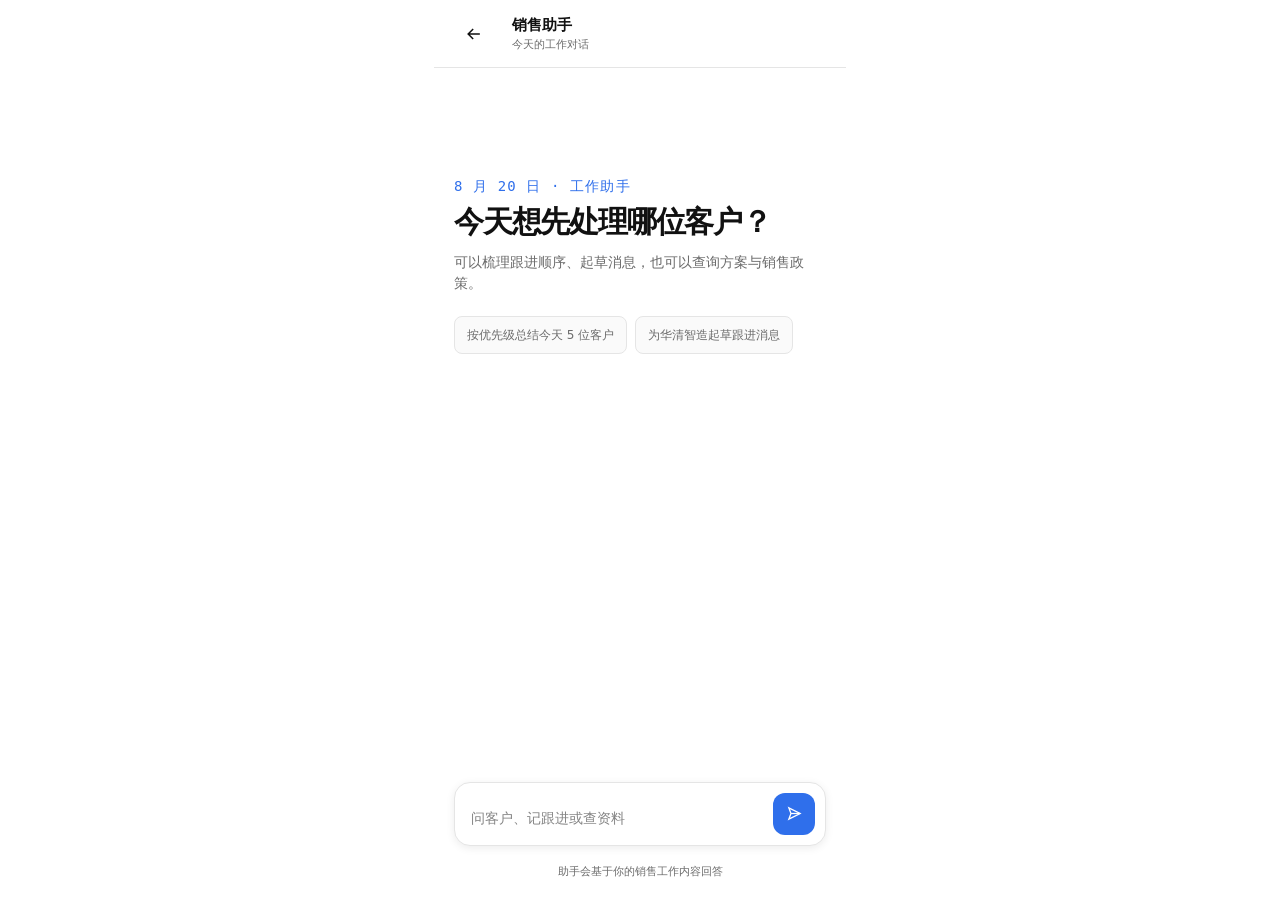
<file: pages/mobile-android-chat.html>
<!doctype html>
<html lang="zh-CN">
<head>
  <meta charset="utf-8">
  <meta name="viewport" content="width=device-width, initial-scale=1, viewport-fit=cover">
  <title>销售助手 · 工作对话</title>
  <link rel="stylesheet" href="../css/shared.css">
</head>
<body class="platform-android android-chat-document">
  <!-- 既可被首页 iframe 嵌入，也可单独打开 -->
  <main class="android-chat-screen" data-od-id="android-chat-page">
    <header class="assistant-header" data-od-id="android-chat-header">
      <button class="back-button" type="button" aria-label="返回今日" data-chat-back><svg viewBox="0 0 24 24" fill="none" stroke="currentColor" stroke-width="1.8"><path d="M19 12H5M11 6l-6 6 6 6"/></svg></button>
      <div class="assistant-heading"><strong>销售助手</strong><span>今天的工作对话</span></div>
    </header>
    <section class="assistant-body" data-od-id="android-chat-body">
      <div class="assistant-welcome">
        <p class="eyebrow">8 月 20 日 · 工作助手</p>
        <h1>今天想先处理哪位客户？</h1>
        <p>可以梳理跟进顺序、起草消息，也可以查询方案与销售政策。</p>
        <div class="suggestion-row">
          <button class="suggestion" type="button" data-chat-suggestion>按优先级总结今天 5 位客户</button>
          <button class="suggestion" type="button" data-chat-suggestion>为华清智造起草跟进消息</button>
        </div>
      </div>
      <div class="chat-input" data-od-id="android-chat-input">
        <textarea rows="1" placeholder="问客户、记跟进或查资料" aria-label="输入问题" data-chat-field></textarea>
        <button class="send-button" type="button" aria-label="发送" data-chat-send><svg viewBox="0 0 24 24" fill="none" stroke="currentColor" stroke-width="1.8"><path d="m4 4 16 8-16 8 3-8-3-8Z"/><path d="M7 12h13"/></svg></button>
      </div>
      <div class="chat-note" data-chat-feedback>助手会基于你的销售工作内容回答</div>
    </section>
  </main>
  <script>
    /* 嵌入时通知父页关闭 overlay；单独打开则回到 Android 首页。 */
    const field = document.querySelector('[data-chat-field]');
    document.querySelectorAll('[data-chat-suggestion]').forEach((button) => button.addEventListener('click', () => {
      field.value = button.textContent.trim();
      field.focus();
    }));
    document.querySelector('[data-chat-send]').addEventListener('click', () => {
      if (!field.value.trim()) return;
      document.querySelector('[data-chat-feedback]').textContent = '已记录问题，正在准备回答';
      field.value = '';
    });
    document.querySelector('[data-chat-back]').addEventListener('click', () => {
      if (window.parent !== window) {
        window.parent.postMessage({ type: 'sales-chat-close' }, '*');
        return;
      }
      window.location.href = 'mobile-android.html';
    });
  </script>
</body>
</html>
</file>
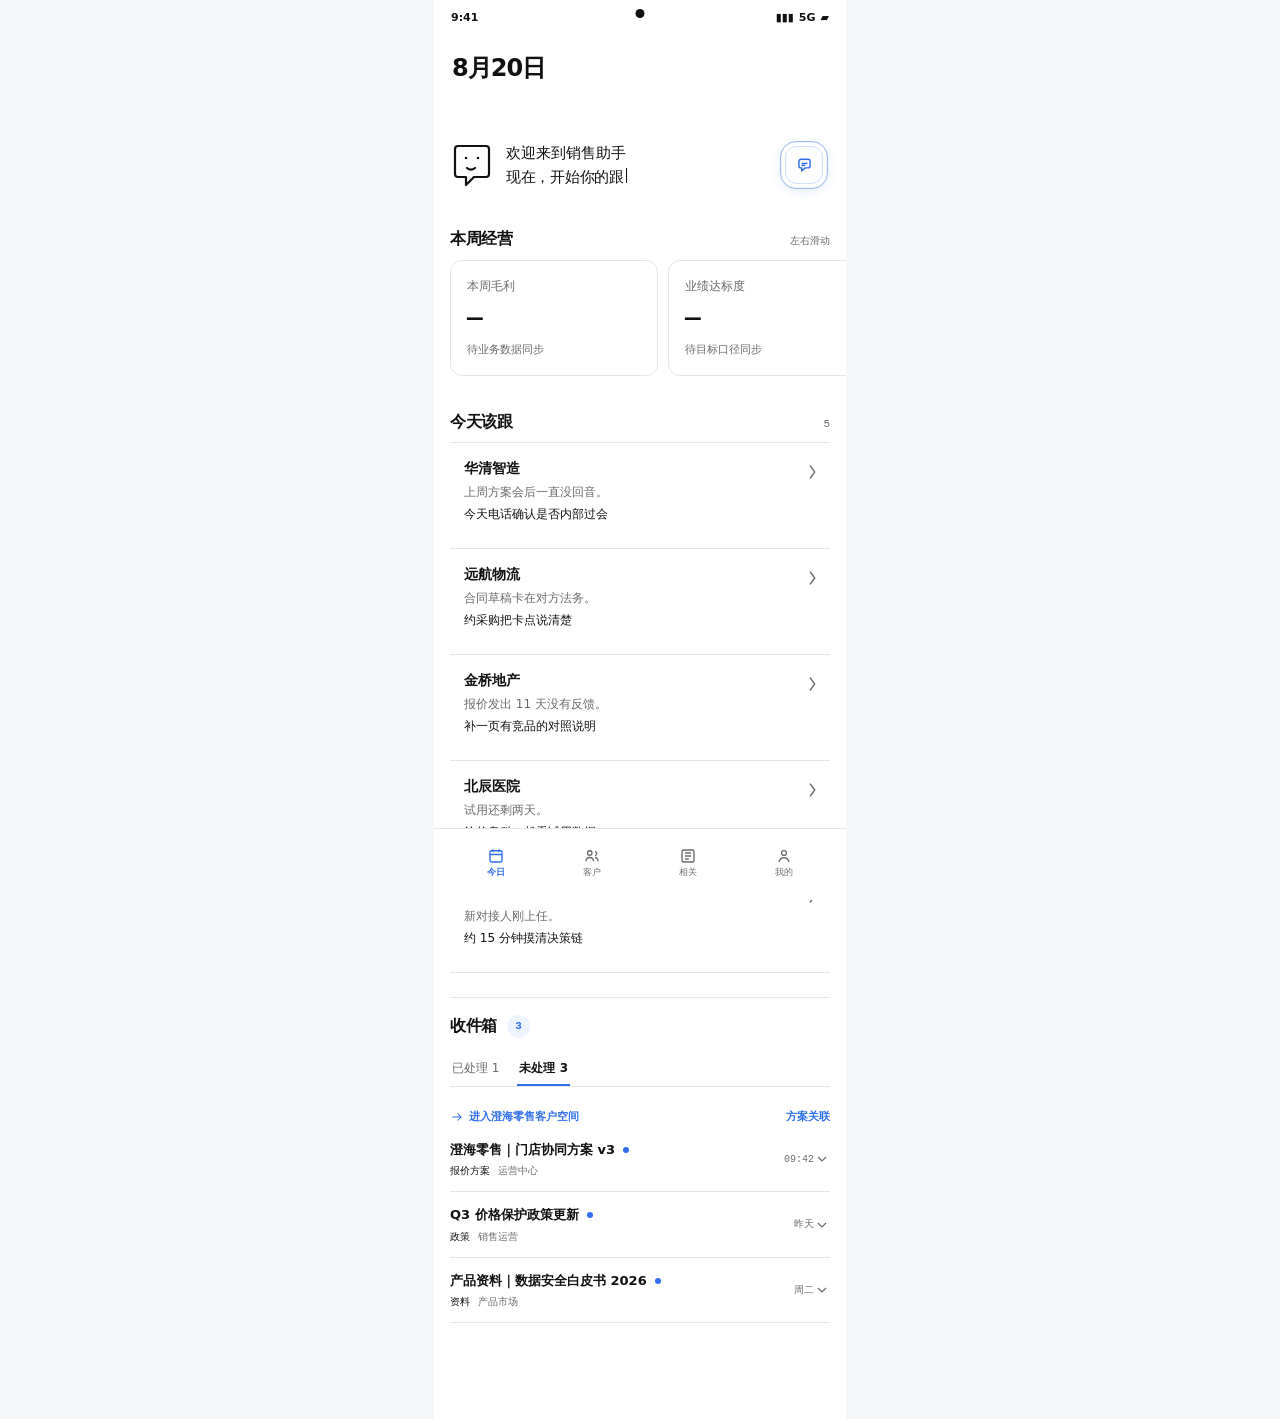
<file: pages/mobile-android.html>
<!doctype html>
<html lang="zh-CN"><head>
  <meta charset="utf-8">
  <meta name="viewport" content="width=device-width, initial-scale=1, viewport-fit=cover">
  <title>销售助手 · Android 今日</title>
  <link rel="stylesheet" href="../css/shared.css">
</head>
<body class="platform-android">
  <!-- 固定状态栏；打开助手时首页会左移并略微压暗 -->
  <div class="android-system-status" aria-label="Android 状态栏"><span>9:41</span><span class="android-camera" aria-hidden="true"></span><span class="mobile-status-icons"><span>▮▮▮</span><span>5G</span><span>▰</span></span></div>
  <div class="mobile-frame" data-home-page="">
    <header class="mobile-topbar" data-od-id="android-topbar"><div class="mobile-greeting"><h1>8月20日</h1></div></header>
    <main class="mobile-content" data-od-id="android-today-content">
      <section class="android-welcome" data-od-id="android-welcome-module"><div class="android-welcome-mark" aria-hidden="true"><svg viewBox="0 0 42 48" fill="none" stroke="currentColor" stroke-width="2.2" stroke-linecap="round" stroke-linejoin="round"><path d="M6 5h28a3 3 0 0 1 3 3v25a3 3 0 0 1-3 3H22l-8 8v-8H6a3 3 0 0 1-3-3V8a3 3 0 0 1 3-3Z"></path><circle class="android-doll-eye" fill="currentColor" stroke="none" cx="14" cy="17" r="1.25"></circle><circle class="android-doll-eye" fill="currentColor" stroke="none" cx="26" cy="17" r="1.25"></circle><path d="M15 27c2.5 2 5.5 2 8 0"></path></svg></div><div class="android-welcome-copy" data-typewriter="true"><p data-typewriter-line="1">欢迎来到销售助手</p><h2 data-typewriter-line="2">现在，开始你的跟进之旅吧</h2></div><button class="android-chat-launch" aria-label="进入聊天助手" data-open-assistant="" data-od-id="android-chat-launch"><svg viewBox="0 0 24 24" fill="none" stroke="currentColor" stroke-width="1.8" stroke-linecap="round" stroke-linejoin="round"><path d="M5 6.5A2.5 2.5 0 0 1 7.5 4h9A2.5 2.5 0 0 1 19 6.5v6a2.5 2.5 0 0 1-2.5 2.5H13l-4.5 4v-4h-1A2.5 2.5 0 0 1 5 12.5v-6Z"></path><path d="M9 9.5h6M9 12h3"></path></svg></button></section>
      <section class="android-performance" data-od-id="android-performance-overview"><div class="android-performance-head"><h2>本周经营</h2><span>左右滑动</span></div><div class="android-performance-track" role="region" aria-label="本周经营概览" tabindex="0"><article class="android-performance-card" data-od-id="performance-gross-profit"><p>本周毛利</p><strong>—</strong><span>待业务数据同步</span></article><article class="android-performance-card" data-od-id="performance-target-progress"><p>业绩达标度</p><strong>—</strong><span>待目标口径同步</span></article><article class="android-performance-card" data-od-id="performance-main-business"><p>主力贡献业务</p><strong class="is-text">—</strong><span>本周暂无可用数据</span></article><article class="android-performance-card" data-od-id="performance-main-pool"><p>主力贡献客户池</p><strong class="is-text">—</strong><span>本周暂无可用数据</span></article></div></section>
      <section class="mobile-section" data-od-id="android-follow-section"><div class="section-head"><div class="section-head-left"><h2>今天该跟</h2></div><span class="section-count">5</span></div><div class="mobile-follow-list">
        <article class="follow-card" data-follow-card="" data-customer="华清智造" data-od-id="android-follow-qiming"><button class="expand-caret" aria-label="展开华清智造" data-follow-toggle=""><svg width="16" height="16" viewBox="0 0 24 24" fill="none" stroke="currentColor" stroke-width="1.8"><path d="m6 9 6 6 6-6"></path></svg></button><div class="card-person"><div><div class="person-name">华清智造</div><div class="person-company">华清智造 · 制造业客户</div></div></div><p class="reason">上周方案会后一直没回音。</p><div class="next-step"><svg viewBox="0 0 24 24" fill="none" stroke="currentColor" stroke-width="1.8"><circle cx="12" cy="12" r="8"></circle><path d="m9 12 2 2 4-4"></path></svg><span>今天电话确认是否内部过会</span></div><div class="follow-detail"><div><div class="follow-detail-inner">最近沟通：8 月 16 日 · 方案已查看<div class="detail-facts"><span class="fact">试用第 13 天</span><span class="fact">高优先级</span></div></div></div></div><a class="card-link" href="#qiming" data-space-link="" aria-label="进入华清智造客户空间">客户空间 <span class="android-chevron" aria-hidden="true"><svg viewBox="0 0 12 20" fill="none" stroke="currentColor" stroke-width="1.8" stroke-linecap="round" stroke-linejoin="round"><path d="m3 2 6 8-6 8"></path></svg></span></a></article>
        <article class="follow-card" data-follow-card="" data-customer="远航物流" data-od-id="android-follow-chenghai"><button class="expand-caret" aria-label="展开远航物流" data-follow-toggle=""><svg width="16" height="16" viewBox="0 0 24 24" fill="none" stroke="currentColor" stroke-width="1.8"><path d="m6 9 6 6 6-6"></path></svg></button><div class="card-person"><div class="person-avatar green">远</div><div><div class="person-name">远航物流</div><div class="person-company">远航物流 · 运营总监</div></div></div><p class="reason">合同草稿卡在对方法务。</p><div class="next-step"><svg viewBox="0 0 24 24" fill="none" stroke="currentColor" stroke-width="1.8"><circle cx="12" cy="12" r="8"></circle><path d="m9 12 2 2 4-4"></path></svg><span>约采购把卡点说清楚</span></div><div class="follow-detail"><div><div class="follow-detail-inner">最近沟通：8 月 19 日 · 方案被打开 2 次<div class="detail-facts"><span class="fact">高意向</span><span class="fact">报价已查看</span></div></div></div></div><a class="card-link" href="#chenghai" data-space-link="">客户空间 <span class="android-chevron" aria-hidden="true"><svg viewBox="0 0 12 20" fill="none" stroke="currentColor" stroke-width="1.8" stroke-linecap="round" stroke-linejoin="round"><path d="m3 2 6 8-6 8"></path></svg></span></a></article>
        <article class="follow-card" data-follow-card="" data-customer="金桥地产" data-od-id="android-follow-jinqiao"><button class="expand-caret" aria-label="展开金桥地产" data-follow-toggle=""><svg width="16" height="16" viewBox="0 0 24 24" fill="none" stroke="currentColor" stroke-width="1.8"><path d="m6 9 6 6 6-6"></path></svg></button><div class="card-person"><div class="person-avatar yellow">金</div><div><div class="person-name">金桥地产</div><div class="person-company">金桥地产 · 项目总监</div></div></div><p class="reason">报价发出 11 天没有反馈。</p><div class="next-step"><svg viewBox="0 0 24 24" fill="none" stroke="currentColor" stroke-width="1.8"><circle cx="12" cy="12" r="8"></circle><path d="m9 12 2 2 4-4"></path></svg><span>补一页有竞品的对照说明</span></div><div class="follow-detail"><div><div class="follow-detail-inner">最近沟通：8 月 9 日 · 等待预算确认<div class="detail-facts"><span class="fact">报价已发出</span></div></div></div></div><a class="card-link" href="#jinqiao" data-space-link="">客户空间 <span class="android-chevron" aria-hidden="true"><svg viewBox="0 0 12 20" fill="none" stroke="currentColor" stroke-width="1.8" stroke-linecap="round" stroke-linejoin="round"><path d="m3 2 6 8-6 8"></path></svg></span></a></article>
        <article class="follow-card" data-follow-card="" data-customer="北辰医院" data-od-id="android-follow-beichen"><button class="expand-caret" aria-label="展开北辰医院" data-follow-toggle=""><svg width="16" height="16" viewBox="0 0 24 24" fill="none" stroke="currentColor" stroke-width="1.8"><path d="m6 9 6 6 6-6"></path></svg></button><div class="card-person"><div class="person-avatar yellow">北</div><div><div class="person-name">北辰医院</div><div class="person-company">北辰医院 · 信息中心</div></div></div><p class="reason">试用还剩两天。</p><div class="next-step"><svg viewBox="0 0 24 24" fill="none" stroke="currentColor" stroke-width="1.8"><circle cx="12" cy="12" r="8"></circle><path d="m9 12 2 2 4-4"></path></svg><span>约信息科一起看试用数据</span></div><div class="follow-detail"><div><div class="follow-detail-inner">最近沟通：8 月 18 日 · 客户留下采购时间表<div class="detail-facts"><span class="fact">采购期 30 天</span></div></div></div></div><a class="card-link" href="#beichen" data-space-link="">客户空间 <span class="android-chevron" aria-hidden="true"><svg viewBox="0 0 12 20" fill="none" stroke="currentColor" stroke-width="1.8" stroke-linecap="round" stroke-linejoin="round"><path d="m3 2 6 8-6 8"></path></svg></span></a></article>
        <article class="follow-card" data-follow-card="" data-customer="星河教育" data-od-id="android-follow-hemu"><button class="expand-caret" aria-label="展开星河教育" data-follow-toggle=""><svg width="16" height="16" viewBox="0 0 24 24" fill="none" stroke="currentColor" stroke-width="1.8"><path d="m6 9 6 6 6-6"></path></svg></button><div class="card-person"><div class="person-avatar red">星</div><div><div class="person-name">星河教育</div><div class="person-company">星河教育 · 产品负责人</div></div></div><p class="reason">新对接人刚上任。</p><div class="next-step"><svg viewBox="0 0 24 24" fill="none" stroke="currentColor" stroke-width="1.8"><circle cx="12" cy="12" r="8"></circle><path d="m9 12 2 2 4-4"></path></svg><span>约 15 分钟摸清决策链</span></div><div class="follow-detail"><div><div class="follow-detail-inner">最近沟通：8 月 15 日 · 查看权限管理资料<div class="detail-facts"><span class="fact">资料高频查看</span></div></div></div></div><a class="card-link" href="#hemu" data-space-link="">客户空间 <span class="android-chevron" aria-hidden="true"><svg viewBox="0 0 12 20" fill="none" stroke="currentColor" stroke-width="1.8" stroke-linecap="round" stroke-linejoin="round"><path d="m3 2 6 8-6 8"></path></svg></span></a></article>
      </div></section>
      <section class="inbox-section mobile-inbox" data-od-id="android-inbox"><div class="inbox-header"><div class="inbox-title"><h2>收件箱</h2><span class="unread-total">3</span></div><div class="segmented" role="tablist"><button type="button" data-inbox-tab="done" role="tab">已处理 <span>1</span></button><button class="is-active" type="button" data-inbox-tab="pending" role="tab">未处理 <span>3</span></button></div></div><div class="inbox-list">
        <article class="inbox-item" data-inbox-item="" data-status="pending" data-customer="澄海零售" data-od-id="android-inbox-proposal"><a class="space-link" href="#chenghai" data-enter-space=""><span><svg width="14" height="14" viewBox="0 0 24 24" fill="none" stroke="currentColor" stroke-width="1.8"><path d="M4 12h15M13 6l6 6-6 6"></path></svg>进入澄海零售客户空间</span><span>方案关联</span></a><div class="inbox-row" data-inbox-toggle=""><div class="inbox-type"><svg width="17" height="17" viewBox="0 0 24 24" fill="none" stroke="currentColor" stroke-width="1.8"><path d="M6 3h9l3 3v15H6z"></path><path d="M14 3v4h4M9 12h6M9 16h4"></path></svg></div><div class="inbox-main"><div class="inbox-title-line"><strong>澄海零售｜门店协同方案 v3</strong><span class="unread-dot"></span></div><div class="inbox-meta"><span class="type-label">报价方案</span><span>运营中心</span></div></div><span class="inbox-time">09:42</span><svg class="inbox-chevron" viewBox="0 0 24 24" fill="none" stroke="currentColor" stroke-width="1.8"><path d="m6 9 6 6 6-6"></path></svg></div><div class="inbox-detail"><div><div class="inbox-detail-content"><div class="detail-header"><span class="detail-tag">报价方案</span><span class="detail-customer">澄海零售</span></div><p class="detail-copy">方案已更新，补充区域权限、库存同步和总部看板安排。建议从华东 12 家门店开始试点。</p><div class="detail-actions"><button class="btn btn-secondary" type="button" data-enter-space="">进客户空间</button><button class="btn btn-primary" type="button" data-generate-task="">生成待办</button></div></div></div></div></article>
        <article class="inbox-item" data-inbox-item="" data-status="pending" data-customer="公司销售政策" data-od-id="android-inbox-policy"><div class="inbox-row" data-inbox-toggle=""><div class="inbox-type policy"><svg width="17" height="17" viewBox="0 0 24 24" fill="none" stroke="currentColor" stroke-width="1.8"><path d="M5 4h14v16H5z"></path><path d="M8 8h8M8 12h8M8 16h5"></path></svg></div><div class="inbox-main"><div class="inbox-title-line"><strong>Q3 价格保护政策更新</strong><span class="unread-dot"></span></div><div class="inbox-meta"><span class="type-label">政策</span><span>销售运营</span></div></div><span class="inbox-time">昨天</span><svg class="inbox-chevron" viewBox="0 0 24 24" fill="none" stroke="currentColor" stroke-width="1.8"><path d="m6 9 6 6 6-6"></path></svg></div><div class="inbox-detail"><div><div class="inbox-detail-content"><div class="detail-header"><span class="detail-tag policy">政策</span><span class="detail-customer">全员适用</span></div><p class="detail-copy">自 8 月 21 日起，符合条件的续约订单可申请价格保护，审批时请附客户当前合同。</p></div></div></div></article>
        <article class="inbox-item" data-inbox-item="" data-status="pending" data-customer="产品资料" data-od-id="android-inbox-material"><div class="inbox-row" data-inbox-toggle=""><div class="inbox-type material"><svg width="17" height="17" viewBox="0 0 24 24" fill="none" stroke="currentColor" stroke-width="1.8"><circle cx="12" cy="12" r="8"></circle><path d="m10 9 5 3-5 3V9Z"></path></svg></div><div class="inbox-main"><div class="inbox-title-line"><strong>产品资料｜数据安全白皮书 2026</strong><span class="unread-dot"></span></div><div class="inbox-meta"><span class="type-label">资料</span><span>产品市场</span></div></div><span class="inbox-time">周二</span><svg class="inbox-chevron" viewBox="0 0 24 24" fill="none" stroke="currentColor" stroke-width="1.8"><path d="m6 9 6 6 6-6"></path></svg></div><div class="inbox-detail"><div><div class="inbox-detail-content"><div class="detail-header"><span class="detail-tag" style="color:var(--success);background:var(--soft-green)">资料</span><span class="detail-customer">产品市场中心</span></div><p class="detail-copy">新版白皮书补充数据驻留、访问审计和供应商管理章节，可直接转发给正在进行安全评估的客户。</p></div></div></div></article>
        <article class="inbox-item" data-inbox-item="" data-status="done" data-customer="启明科技" data-od-id="android-inbox-done"><div class="inbox-row" data-inbox-toggle=""><div class="inbox-type material"><svg width="17" height="17" viewBox="0 0 24 24" fill="none" stroke="currentColor" stroke-width="1.8"><path d="m7 12 3 3 7-7"></path><circle cx="12" cy="12" r="8"></circle></svg></div><div class="inbox-main"><div class="inbox-title-line"><strong>启明科技｜席位扩容建议</strong></div><div class="inbox-meta"><span class="type-label">报价方案</span><span>已生成客户待办</span></div></div><span class="inbox-time">8 月 18 日</span><svg class="inbox-chevron" viewBox="0 0 24 24" fill="none" stroke="currentColor" stroke-width="1.8"><path d="m6 9 6 6 6-6"></path></svg></div><div class="inbox-detail"><div><div class="inbox-detail-content"><div class="detail-header"><span class="detail-tag" style="color:var(--success);background:var(--soft-green)">已处理</span><span class="detail-customer">已挂到启明科技</span></div><p class="detail-copy">已生成待办：确认试用反馈，并安排扩容评估会议。</p></div></div></div></article>
        <div class="empty-state" data-inbox-empty="" hidden=""><svg viewBox="0 0 24 24" fill="none" stroke="currentColor" stroke-width="1.6"><path d="M5 7h14v12H5z"></path><path d="M8 7V5h8v2M8 12h8"></path></svg><strong>这里还没有内容</strong><p>新的方案、政策和资料会在收到后出现在这里。</p></div>
      </div></section>
    </main>
    <nav class="mobile-bottom-nav" data-bottom-nav="" aria-label="底部导航"><button class="bottom-nav-item is-active" type="button" data-nav-item="today"><svg viewBox="0 0 24 24" fill="none" stroke="currentColor" stroke-width="1.8"><rect x="4" y="5" width="16" height="15" rx="2"></rect><path d="M8 3v4M16 3v4M4 10h16"></path></svg><span>今日</span></button><button class="bottom-nav-item" type="button" data-nav-item="customers"><svg viewBox="0 0 24 24" fill="none" stroke="currentColor" stroke-width="1.8"><circle cx="9" cy="8" r="3"></circle><path d="M3.8 19c.4-3.1 2.1-5 5.2-5s4.8 1.9 5.2 5M16 5.8a3 3 0 0 1 0 5.8M16 14c2.2.1 3.7 1.8 4.2 5"></path></svg><span>客户</span></button><button class="bottom-nav-item" type="button" data-nav-item="related"><svg viewBox="0 0 24 24" fill="none" stroke="currentColor" stroke-width="1.8"><path d="M6 4h12a2 2 0 0 1 2 2v12a2 2 0 0 1-2 2H6a2 2 0 0 1-2-2V6a2 2 0 0 1 2-2Z"></path><path d="M8 8h8M8 12h8M8 16h5"></path></svg><span>相关</span></button><button class="bottom-nav-item" type="button" data-nav-item="profile"><svg viewBox="0 0 24 24" fill="none" stroke="currentColor" stroke-width="1.8"><circle cx="12" cy="8" r="3.2"></circle><path d="M5.5 20c.6-3.7 2.8-5.7 6.5-5.7s5.9 2 6.5 5.7"></path></svg><span>我的</span></button></nav>
  </div>
  <!-- iframe 聊天页；关闭协议与 iOS 相同：sales-chat-close -->
  <section class="assistant-page" data-assistant-page="" aria-label="问答助手" aria-hidden="true" data-od-id="android-chat-transition"><iframe class="android-chat-frame" src="mobile-android-chat.html" title="销售助手工作对话"></iframe></section>
  <div class="toast" data-toast="" role="status"><svg viewBox="0 0 24 24" fill="none" stroke="currentColor" stroke-width="2"><path d="m5 12 4 4L19 6"></path></svg><span data-toast-message=""></span></div>
  <script src="../js/app.js"></script>


</body></html>
</file>
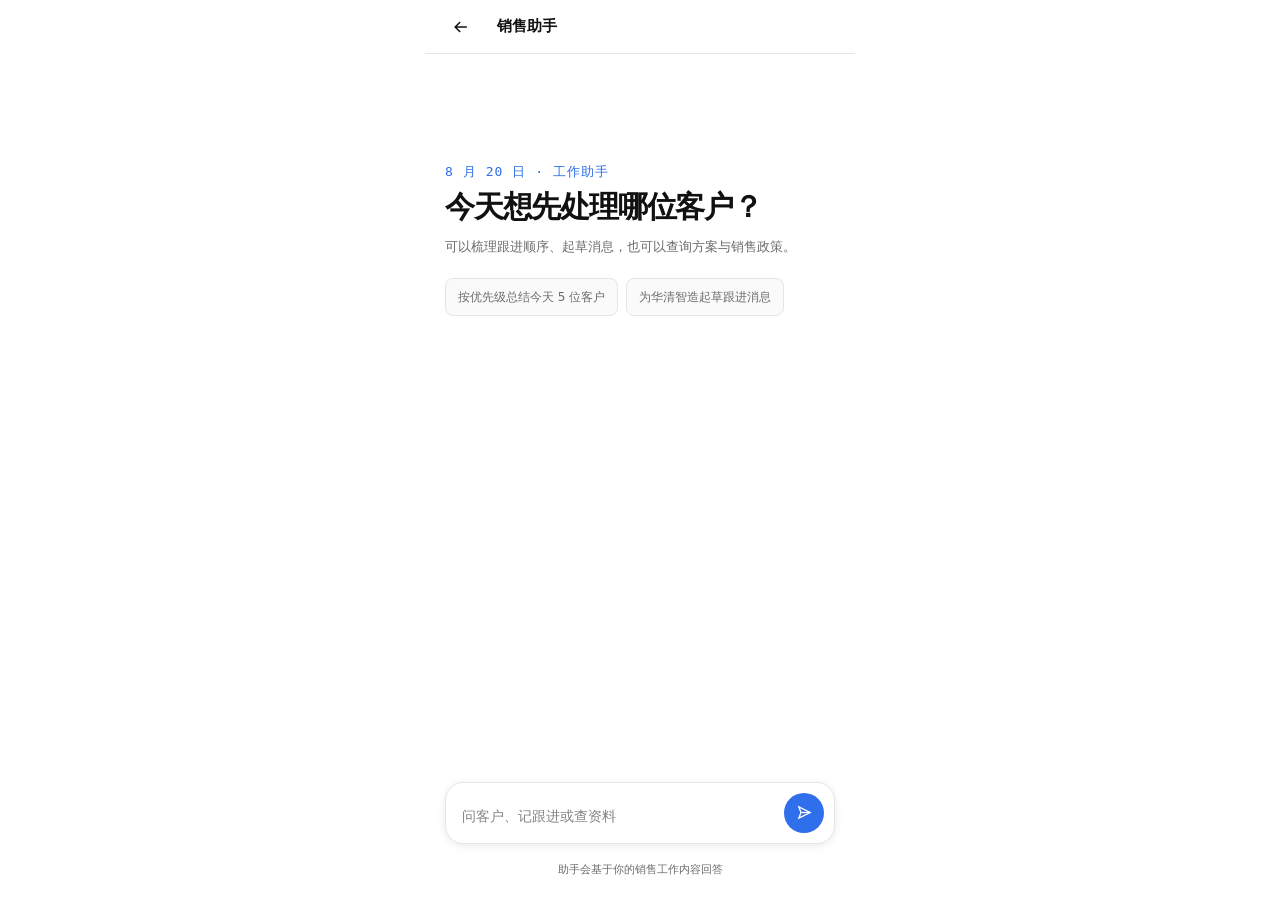
<file: pages/mobile-ios-chat.html>
<!doctype html>
<html lang="zh-CN">
<head>
  <meta charset="utf-8">
  <meta name="viewport" content="width=device-width, initial-scale=1, viewport-fit=cover">
  <title>销售助手 · 工作对话</title>
  <link rel="stylesheet" href="../css/shared.css">
</head>
<body class="platform-ios ios-chat-document">
  <!-- 既可被首页 iframe 嵌入，也可单独打开 -->
  <main class="ios-chat-screen" data-od-id="ios-chat-page">
    <header class="assistant-header" data-od-id="ios-chat-header">
      <button class="back-button" type="button" aria-label="返回今日" data-chat-back><svg viewBox="0 0 24 24" fill="none" stroke="currentColor" stroke-width="1.8"><path d="M19 12H5M11 6l-6 6 6 6"/></svg></button>
      <div class="assistant-heading"><strong>销售助手</strong></div>
    </header>
    <section class="assistant-body" data-od-id="ios-chat-body">
      <div class="assistant-welcome">
        <p class="eyebrow">8 月 20 日 · 工作助手</p>
        <h1>今天想先处理哪位客户？</h1>
        <p>可以梳理跟进顺序、起草消息，也可以查询方案与销售政策。</p>
        <div class="suggestion-row">
          <button class="suggestion" type="button" data-chat-suggestion>按优先级总结今天 5 位客户</button>
          <button class="suggestion" type="button" data-chat-suggestion>为华清智造起草跟进消息</button>
        </div>
      </div>
      <div class="chat-input" data-od-id="ios-chat-input">
        <textarea rows="1" placeholder="问客户、记跟进或查资料" aria-label="输入问题" data-chat-field></textarea>
        <button class="send-button" type="button" aria-label="发送" data-chat-send><svg viewBox="0 0 24 24" fill="none" stroke="currentColor" stroke-width="1.8"><path d="m4 4 16 8-16 8 3-8-3-8Z"/><path d="M7 12h13"/></svg></button>
      </div>
      <div class="chat-note" data-chat-feedback>助手会基于你的销售工作内容回答</div>
    </section>
  </main>
  <script>
    /* 嵌入时通知父页关闭 overlay；单独打开则回到 iOS 首页。 */
    const field = document.querySelector('[data-chat-field]');
    document.querySelectorAll('[data-chat-suggestion]').forEach((button) => button.addEventListener('click', () => {
      field.value = button.textContent.trim();
      field.focus();
    }));
    document.querySelector('[data-chat-send]').addEventListener('click', () => {
      if (!field.value.trim()) return;
      document.querySelector('[data-chat-feedback]').textContent = '已记录问题，正在准备回答';
      field.value = '';
    });
    document.querySelector('[data-chat-back]').addEventListener('click', () => {
      if (window.parent !== window) {
        window.parent.postMessage({ type: 'sales-chat-close' }, '*');
        return;
      }
      window.location.href = 'mobile-ios.html';
    });
  </script>
</body>
</html>
</file>
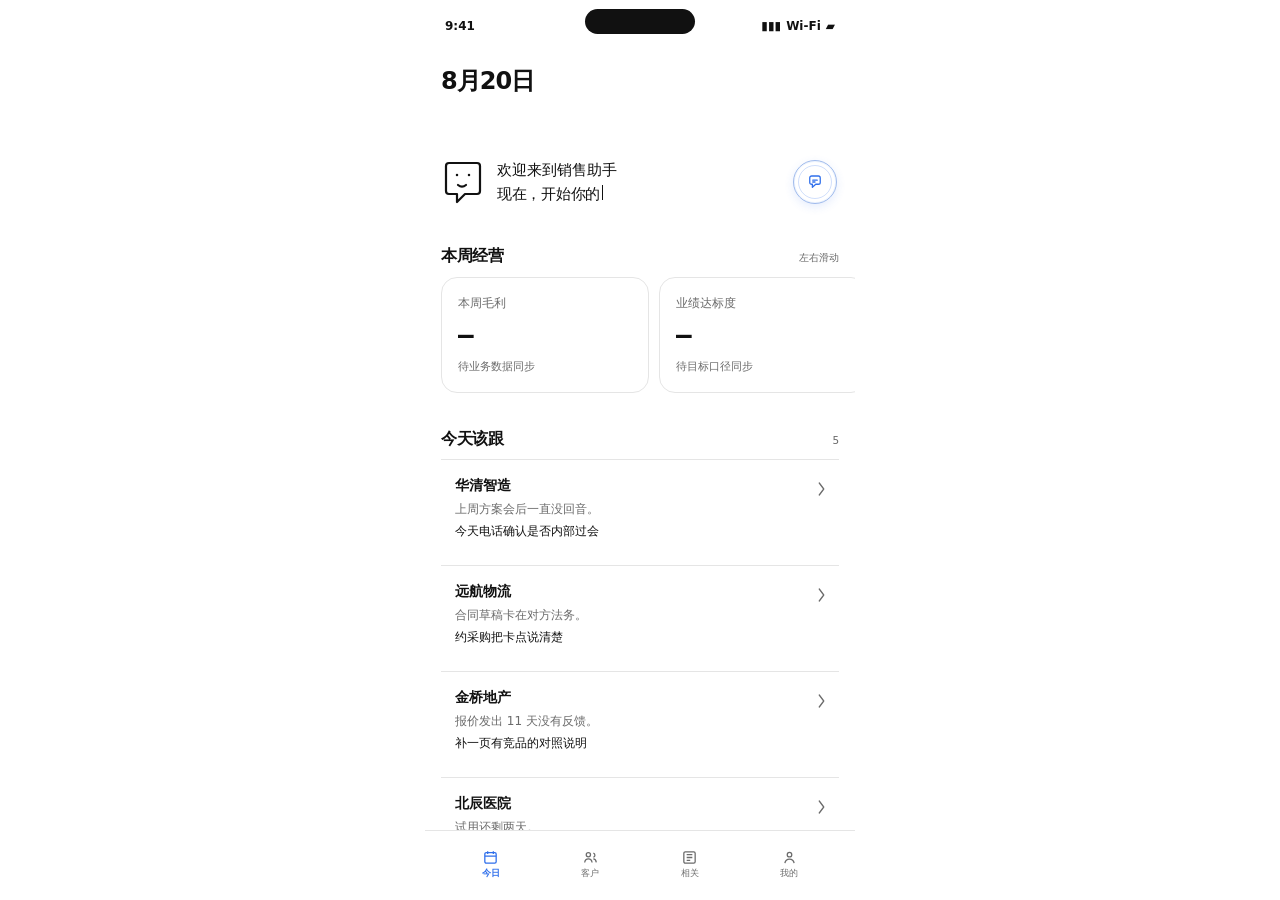
<file: pages/mobile-ios.html>
<!doctype html>
<html lang="zh-CN"><head>
  <meta charset="utf-8">
  <meta name="viewport" content="width=device-width, initial-scale=1, viewport-fit=cover">
  <title>销售助手 · iOS 今日</title>
  <link rel="stylesheet" href="../css/shared.css">
</head>
<body class="platform-ios">
  <!-- 固定在视口顶部的系统状态栏，不随首页滚动 -->
  <div class="ios-system-status" aria-label="iOS 状态栏"><span>9:41</span><span class="mobile-status-icons"><span>▮▮▮</span><span>Wi‑Fi</span><span>▰</span></span></div>
  <!-- 今日首页：打开助手时原地留下，由 overlay 完全盖住 -->
  <div class="mobile-frame" data-home-page="">
    <header class="mobile-topbar" data-od-id="ios-topbar"><div class="mobile-greeting"><h1>8月20日</h1></div></header>
    <main class="mobile-content" data-od-id="ios-today-content">
      <section class="ios-welcome" data-od-id="ios-welcome-module"><div class="ios-welcome-mark" aria-hidden="true"><svg viewBox="0 0 42 48" fill="none" stroke="currentColor" stroke-width="2.2" stroke-linecap="round" stroke-linejoin="round"><path d="M6 5h28a3 3 0 0 1 3 3v25a3 3 0 0 1-3 3H22l-8 8v-8H6a3 3 0 0 1-3-3V8a3 3 0 0 1 3-3Z"></path><circle class="ios-doll-eye" fill="currentColor" stroke="none" cx="14" cy="17" r="1.25"></circle><circle class="ios-doll-eye" fill="currentColor" stroke="none" cx="26" cy="17" r="1.25"></circle><path d="M15 27c2.5 2 5.5 2 8 0"></path></svg></div><div class="ios-welcome-copy" data-typewriter="true"><p data-typewriter-line="1">欢迎来到销售助手</p><h2 data-typewriter-line="2">现在，开始你的跟进之旅吧</h2></div><button class="ios-chat-launch" aria-label="进入聊天助手" data-open-assistant="" data-od-id="ios-chat-launch"><svg viewBox="0 0 24 24" fill="none" stroke="currentColor" stroke-width="1.8" stroke-linecap="round" stroke-linejoin="round"><path d="M5 6.5A2.5 2.5 0 0 1 7.5 4h9A2.5 2.5 0 0 1 19 6.5v6a2.5 2.5 0 0 1-2.5 2.5H13l-4.5 4v-4h-1A2.5 2.5 0 0 1 5 12.5v-6Z"></path><path d="M9 9.5h6M9 12h3"></path></svg></button></section>
      <section class="ios-performance" data-od-id="ios-performance-overview"><div class="ios-performance-head"><h2>本周经营</h2><span>左右滑动</span></div><div class="ios-performance-track" role="region" aria-label="本周经营概览" tabindex="0"><article class="ios-performance-card" data-od-id="performance-gross-profit"><p>本周毛利</p><strong>—</strong><span>待业务数据同步</span></article><article class="ios-performance-card" data-od-id="performance-target-progress"><p>业绩达标度</p><strong>—</strong><span>待目标口径同步</span></article><article class="ios-performance-card" data-od-id="performance-main-business"><p>主力贡献业务</p><strong class="is-text">—</strong><span>本周暂无可用数据</span></article><article class="ios-performance-card" data-od-id="performance-main-pool"><p>主力贡献客户池</p><strong class="is-text">—</strong><span>本周暂无可用数据</span></article></div></section>
      <section class="mobile-section" data-od-id="ios-follow-section"><div class="section-head"><div class="section-head-left"><h2>今天该跟</h2></div><span class="section-count">5</span></div><div class="mobile-follow-list">
        <article class="follow-card" data-follow-card="" data-customer="华清智造" data-od-id="ios-follow-qiming"><button class="expand-caret" aria-label="展开华清智造" data-follow-toggle=""><svg width="16" height="16" viewBox="0 0 24 24" fill="none" stroke="currentColor" stroke-width="1.8"><path d="m6 9 6 6 6-6"></path></svg></button><div class="card-person"><div><div class="person-name">华清智造</div><div class="person-company">华清智造 · 制造业客户</div></div></div><p class="reason">上周方案会后一直没回音。</p><div class="next-step"><svg viewBox="0 0 24 24" fill="none" stroke="currentColor" stroke-width="1.8"><circle cx="12" cy="12" r="8"></circle><path d="m9 12 2 2 4-4"></path></svg><span>今天电话确认是否内部过会</span></div><div class="follow-detail"><div><div class="follow-detail-inner">最近沟通：8 月 16 日 · 方案已查看<div class="detail-facts"><span class="fact">试用第 13 天</span><span class="fact">高优先级</span></div></div></div></div><a class="card-link" href="#qiming" data-space-link="" aria-label="进入华清智造客户空间">客户空间 <span class="ios-chevron" aria-hidden="true"><svg viewBox="0 0 12 20" fill="none" stroke="currentColor" stroke-width="1.8" stroke-linecap="round" stroke-linejoin="round"><path d="m3 2 6 8-6 8"></path></svg></span></a></article>
        <article class="follow-card" data-follow-card="" data-customer="远航物流" data-od-id="ios-follow-chenghai"><button class="expand-caret" aria-label="展开远航物流" data-follow-toggle=""><svg width="16" height="16" viewBox="0 0 24 24" fill="none" stroke="currentColor" stroke-width="1.8"><path d="m6 9 6 6 6-6"></path></svg></button><div class="card-person"><div class="person-avatar green">远</div><div><div class="person-name">远航物流</div><div class="person-company">远航物流 · 运营总监</div></div></div><p class="reason">合同草稿卡在对方法务。</p><div class="next-step"><svg viewBox="0 0 24 24" fill="none" stroke="currentColor" stroke-width="1.8"><circle cx="12" cy="12" r="8"></circle><path d="m9 12 2 2 4-4"></path></svg><span>约采购把卡点说清楚</span></div><div class="follow-detail"><div><div class="follow-detail-inner">最近沟通：8 月 19 日 · 方案被打开 2 次<div class="detail-facts"><span class="fact">高意向</span><span class="fact">报价已查看</span></div></div></div></div><a class="card-link" href="#chenghai" data-space-link="">客户空间 <span class="ios-chevron" aria-hidden="true"><svg viewBox="0 0 12 20" fill="none" stroke="currentColor" stroke-width="1.8" stroke-linecap="round" stroke-linejoin="round"><path d="m3 2 6 8-6 8"></path></svg></span></a></article>
        <article class="follow-card" data-follow-card="" data-customer="金桥地产" data-od-id="ios-follow-jinqiao"><button class="expand-caret" aria-label="展开金桥地产" data-follow-toggle=""><svg width="16" height="16" viewBox="0 0 24 24" fill="none" stroke="currentColor" stroke-width="1.8"><path d="m6 9 6 6 6-6"></path></svg></button><div class="card-person"><div class="person-avatar yellow">金</div><div><div class="person-name">金桥地产</div><div class="person-company">金桥地产 · 项目总监</div></div></div><p class="reason">报价发出 11 天没有反馈。</p><div class="next-step"><svg viewBox="0 0 24 24" fill="none" stroke="currentColor" stroke-width="1.8"><circle cx="12" cy="12" r="8"></circle><path d="m9 12 2 2 4-4"></path></svg><span>补一页有竞品的对照说明</span></div><div class="follow-detail"><div><div class="follow-detail-inner">最近沟通：8 月 9 日 · 等待预算确认<div class="detail-facts"><span class="fact">报价已发出</span></div></div></div></div><a class="card-link" href="#jinqiao" data-space-link="">客户空间 <span class="ios-chevron" aria-hidden="true"><svg viewBox="0 0 12 20" fill="none" stroke="currentColor" stroke-width="1.8" stroke-linecap="round" stroke-linejoin="round"><path d="m3 2 6 8-6 8"></path></svg></span></a></article>
        <article class="follow-card" data-follow-card="" data-customer="北辰医院" data-od-id="ios-follow-beichen"><button class="expand-caret" aria-label="展开北辰医院" data-follow-toggle=""><svg width="16" height="16" viewBox="0 0 24 24" fill="none" stroke="currentColor" stroke-width="1.8"><path d="m6 9 6 6 6-6"></path></svg></button><div class="card-person"><div class="person-avatar yellow">北</div><div><div class="person-name">北辰医院</div><div class="person-company">北辰医院 · 信息中心</div></div></div><p class="reason">试用还剩两天。</p><div class="next-step"><svg viewBox="0 0 24 24" fill="none" stroke="currentColor" stroke-width="1.8"><circle cx="12" cy="12" r="8"></circle><path d="m9 12 2 2 4-4"></path></svg><span>约信息科一起看试用数据</span></div><div class="follow-detail"><div><div class="follow-detail-inner">最近沟通：8 月 18 日 · 客户留下采购时间表<div class="detail-facts"><span class="fact">采购期 30 天</span></div></div></div></div><a class="card-link" href="#beichen" data-space-link="">客户空间 <span class="ios-chevron" aria-hidden="true"><svg viewBox="0 0 12 20" fill="none" stroke="currentColor" stroke-width="1.8" stroke-linecap="round" stroke-linejoin="round"><path d="m3 2 6 8-6 8"></path></svg></span></a></article>
        <article class="follow-card" data-follow-card="" data-customer="星河教育" data-od-id="ios-follow-hemu"><button class="expand-caret" aria-label="展开星河教育" data-follow-toggle=""><svg width="16" height="16" viewBox="0 0 24 24" fill="none" stroke="currentColor" stroke-width="1.8"><path d="m6 9 6 6 6-6"></path></svg></button><div class="card-person"><div class="person-avatar red">星</div><div><div class="person-name">星河教育</div><div class="person-company">星河教育 · 产品负责人</div></div></div><p class="reason">新对接人刚上任。</p><div class="next-step"><svg viewBox="0 0 24 24" fill="none" stroke="currentColor" stroke-width="1.8"><circle cx="12" cy="12" r="8"></circle><path d="m9 12 2 2 4-4"></path></svg><span>约 15 分钟摸清决策链</span></div><div class="follow-detail"><div><div class="follow-detail-inner">最近沟通：8 月 15 日 · 查看权限管理资料<div class="detail-facts"><span class="fact">资料高频查看</span></div></div></div></div><a class="card-link" href="#hemu" data-space-link="">客户空间 <span class="ios-chevron" aria-hidden="true"><svg viewBox="0 0 12 20" fill="none" stroke="currentColor" stroke-width="1.8" stroke-linecap="round" stroke-linejoin="round"><path d="m3 2 6 8-6 8"></path></svg></span></a></article>
      </div></section>
      <section class="inbox-section mobile-inbox" data-od-id="ios-inbox"><div class="inbox-header"><div class="inbox-title"><h2>收件箱</h2><span class="unread-total">3</span></div><div class="segmented" role="tablist"><button type="button" data-inbox-tab="done" role="tab">已处理 <span>1</span></button><button class="is-active" type="button" data-inbox-tab="pending" role="tab">未处理 <span>3</span></button></div></div><div class="inbox-list">
        <article class="inbox-item" data-inbox-item="" data-status="pending" data-customer="澄海零售" data-od-id="ios-inbox-proposal"><a class="space-link" href="#chenghai" data-enter-space=""><span><svg width="14" height="14" viewBox="0 0 24 24" fill="none" stroke="currentColor" stroke-width="1.8"><path d="M4 12h15M13 6l6 6-6 6"></path></svg>进入澄海零售客户空间</span><span>方案关联</span></a><div class="inbox-row" data-inbox-toggle=""><div class="inbox-type"><svg width="17" height="17" viewBox="0 0 24 24" fill="none" stroke="currentColor" stroke-width="1.8"><path d="M6 3h9l3 3v15H6z"></path><path d="M14 3v4h4M9 12h6M9 16h4"></path></svg></div><div class="inbox-main"><div class="inbox-title-line"><strong>澄海零售｜门店协同方案 v3</strong><span class="unread-dot"></span></div><div class="inbox-meta"><span class="type-label">报价方案</span><span>运营中心</span></div></div><span class="inbox-time">09:42</span><svg class="inbox-chevron" viewBox="0 0 24 24" fill="none" stroke="currentColor" stroke-width="1.8"><path d="m6 9 6 6 6-6"></path></svg></div><div class="inbox-detail"><div><div class="inbox-detail-content"><div class="detail-header"><span class="detail-tag">报价方案</span><span class="detail-customer">澄海零售</span></div><p class="detail-copy">方案已更新，补充区域权限、库存同步和总部看板安排。建议从华东 12 家门店开始试点。</p><div class="detail-actions"><button class="btn btn-secondary" type="button" data-enter-space="">进客户空间</button><button class="btn btn-primary" type="button" data-generate-task="">生成待办</button></div></div></div></div></article>
        <article class="inbox-item" data-inbox-item="" data-status="pending" data-customer="公司销售政策" data-od-id="ios-inbox-policy"><div class="inbox-row" data-inbox-toggle=""><div class="inbox-type policy"><svg width="17" height="17" viewBox="0 0 24 24" fill="none" stroke="currentColor" stroke-width="1.8"><path d="M5 4h14v16H5z"></path><path d="M8 8h8M8 12h8M8 16h5"></path></svg></div><div class="inbox-main"><div class="inbox-title-line"><strong>Q3 价格保护政策更新</strong><span class="unread-dot"></span></div><div class="inbox-meta"><span class="type-label">政策</span><span>销售运营</span></div></div><span class="inbox-time">昨天</span><svg class="inbox-chevron" viewBox="0 0 24 24" fill="none" stroke="currentColor" stroke-width="1.8"><path d="m6 9 6 6 6-6"></path></svg></div><div class="inbox-detail"><div><div class="inbox-detail-content"><div class="detail-header"><span class="detail-tag policy">政策</span><span class="detail-customer">全员适用</span></div><p class="detail-copy">自 8 月 21 日起，符合条件的续约订单可申请价格保护，审批时请附客户当前合同。</p></div></div></div></article>
        <article class="inbox-item" data-inbox-item="" data-status="pending" data-customer="产品资料" data-od-id="ios-inbox-material"><div class="inbox-row" data-inbox-toggle=""><div class="inbox-type material"><svg width="17" height="17" viewBox="0 0 24 24" fill="none" stroke="currentColor" stroke-width="1.8"><circle cx="12" cy="12" r="8"></circle><path d="m10 9 5 3-5 3V9Z"></path></svg></div><div class="inbox-main"><div class="inbox-title-line"><strong>产品资料｜数据安全白皮书 2026</strong><span class="unread-dot"></span></div><div class="inbox-meta"><span class="type-label">资料</span><span>产品市场</span></div></div><span class="inbox-time">周二</span><svg class="inbox-chevron" viewBox="0 0 24 24" fill="none" stroke="currentColor" stroke-width="1.8"><path d="m6 9 6 6 6-6"></path></svg></div><div class="inbox-detail"><div><div class="inbox-detail-content"><div class="detail-header"><span class="detail-tag" style="color:var(--success);background:var(--soft-green)">资料</span><span class="detail-customer">产品市场中心</span></div><p class="detail-copy">新版白皮书补充数据驻留、访问审计和供应商管理章节，可直接转发给正在进行安全评估的客户。</p></div></div></div></article>
        <article class="inbox-item" data-inbox-item="" data-status="done" data-customer="启明科技" data-od-id="ios-inbox-done"><div class="inbox-row" data-inbox-toggle=""><div class="inbox-type material"><svg width="17" height="17" viewBox="0 0 24 24" fill="none" stroke="currentColor" stroke-width="1.8"><path d="m7 12 3 3 7-7"></path><circle cx="12" cy="12" r="8"></circle></svg></div><div class="inbox-main"><div class="inbox-title-line"><strong>启明科技｜席位扩容建议</strong></div><div class="inbox-meta"><span class="type-label">报价方案</span><span>已生成客户待办</span></div></div><span class="inbox-time">8 月 18 日</span><svg class="inbox-chevron" viewBox="0 0 24 24" fill="none" stroke="currentColor" stroke-width="1.8"><path d="m6 9 6 6 6-6"></path></svg></div><div class="inbox-detail"><div><div class="inbox-detail-content"><div class="detail-header"><span class="detail-tag" style="color:var(--success);background:var(--soft-green)">已处理</span><span class="detail-customer">已挂到启明科技</span></div><p class="detail-copy">已生成待办：确认试用反馈，并安排扩容评估会议。</p></div></div></div></article>
        <div class="empty-state" data-inbox-empty="" hidden=""><svg viewBox="0 0 24 24" fill="none" stroke="currentColor" stroke-width="1.6"><path d="M5 7h14v12H5z"></path><path d="M8 7V5h8v2M8 12h8"></path></svg><strong>这里还没有内容</strong><p>新的方案、政策和资料会在收到后出现在这里。</p></div>
      </div></section>
    </main>
    <nav class="mobile-bottom-nav" data-bottom-nav="" aria-label="底部导航"><button class="bottom-nav-item is-active" type="button" data-nav-item="today"><svg viewBox="0 0 24 24" fill="none" stroke="currentColor" stroke-width="1.8"><rect x="4" y="5" width="16" height="15" rx="2"></rect><path d="M8 3v4M16 3v4M4 10h16"></path></svg><span>今日</span></button><button class="bottom-nav-item" type="button" data-nav-item="customers"><svg viewBox="0 0 24 24" fill="none" stroke="currentColor" stroke-width="1.8"><circle cx="9" cy="8" r="3"></circle><path d="M3.8 19c.4-3.1 2.1-5 5.2-5s4.8 1.9 5.2 5M16 5.8a3 3 0 0 1 0 5.8M16 14c2.2.1 3.7 1.8 4.2 5"></path></svg><span>客户</span></button><button class="bottom-nav-item" type="button" data-nav-item="related"><svg viewBox="0 0 24 24" fill="none" stroke="currentColor" stroke-width="1.8"><path d="M6 4h12a2 2 0 0 1 2 2v12a2 2 0 0 1-2 2H6a2 2 0 0 1-2-2V6a2 2 0 0 1 2-2Z"></path><path d="M8 8h8M8 12h8M8 16h5"></path></svg><span>相关</span></button><button class="bottom-nav-item" type="button" data-nav-item="profile"><svg viewBox="0 0 24 24" fill="none" stroke="currentColor" stroke-width="1.8"><circle cx="12" cy="8" r="3.2"></circle><path d="M5.5 20c.6-3.7 2.8-5.7 6.5-5.7s5.9 2 6.5 5.7"></path></svg><span>我的</span></button></nav>
  </div>
  <!-- iframe 加载聊天页；返回通过 postMessage 通知本页收起 -->
  <section class="assistant-page" data-assistant-page="" aria-label="问答助手" aria-hidden="true" data-od-id="ios-chat-transition"><iframe class="ios-chat-frame" src="mobile-ios-chat.html" title="销售助手工作对话"></iframe></section>
  <div class="toast" data-toast="" role="status"><svg viewBox="0 0 24 24" fill="none" stroke="currentColor" stroke-width="2"><path d="m5 12 4 4L19 6"></path></svg><span data-toast-message=""></span></div>
  <script src="../js/app.js"></script>


</body></html>
</file>
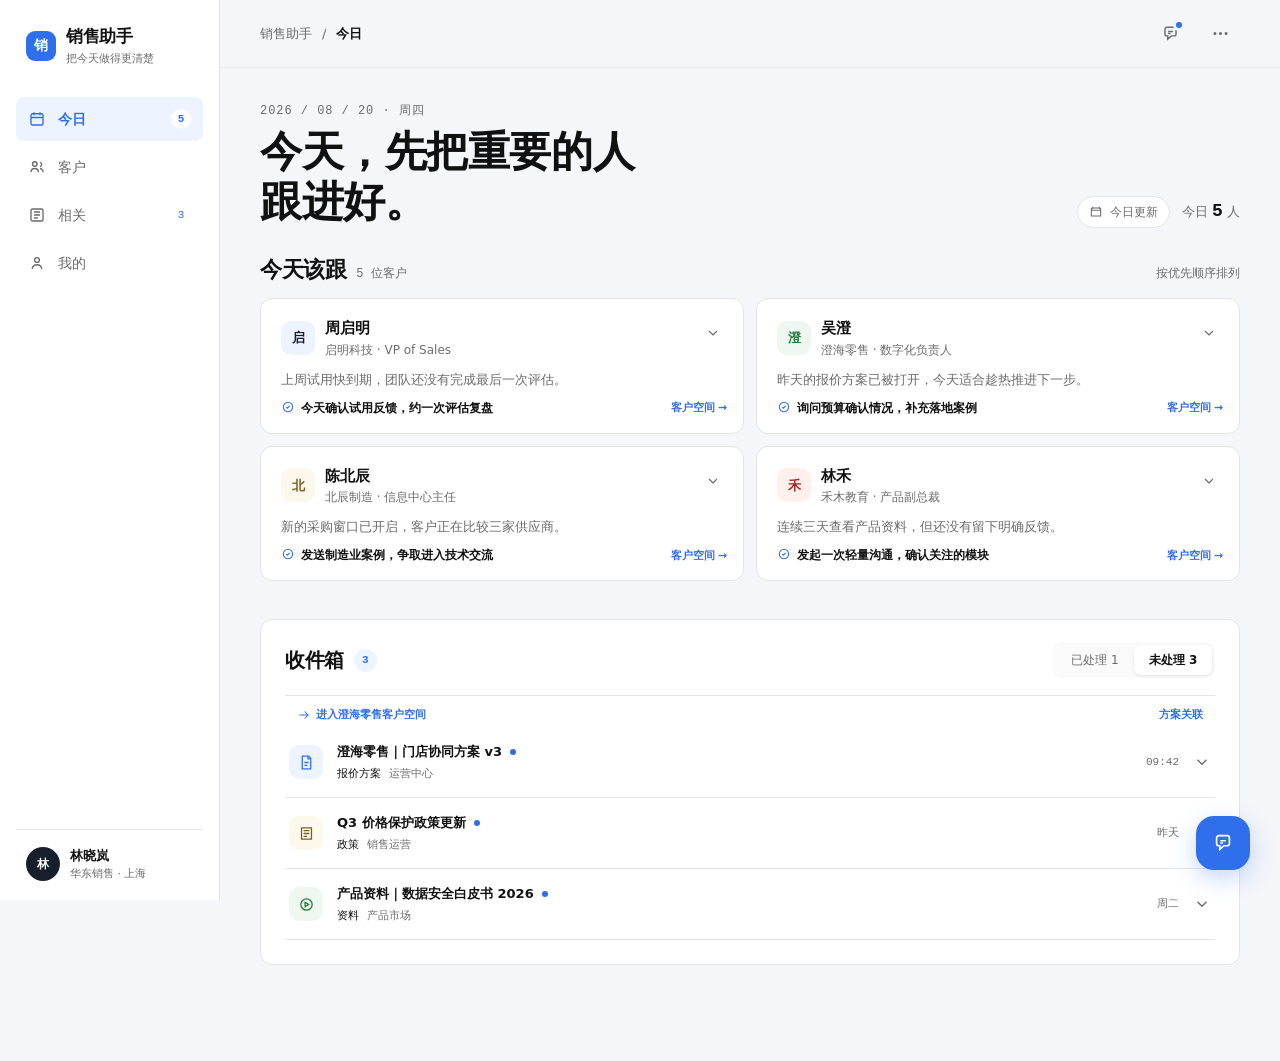
<file: pages/responsive-web.html>
<!doctype html>
<html lang="zh-CN">
<head>
  <meta charset="utf-8">
  <meta name="viewport" content="width=device-width, initial-scale=1">
  <title>销售助手 · 今日</title>
  <link rel="stylesheet" href="../css/shared.css">
</head>
<body>
  <!-- Web 今日首页：侧栏 + 主栏；助手层叠在最上面 -->
  <div class="app-shell" data-home-page>
    <aside class="sidebar" data-od-id="desktop-sidebar">
      <div class="brand-lockup">
        <div class="brand-mark">销</div>
        <div><div class="brand-name">销售助手</div><div class="brand-caption">把今天做得更清楚</div></div>
      </div>
      <nav class="primary-nav" aria-label="主导航">
        <a class="nav-item is-active" href="#today" data-od-id="nav-today"><svg class="nav-icon" viewBox="0 0 24 24" fill="none" stroke="currentColor" stroke-width="1.8"><rect x="4" y="5" width="16" height="15" rx="2"/><path d="M8 3v4M16 3v4M4 10h16"/></svg><span>今日</span><span class="nav-badge">5</span></a>
        <a class="nav-item" href="#customers" data-od-id="nav-customers"><svg class="nav-icon" viewBox="0 0 24 24" fill="none" stroke="currentColor" stroke-width="1.8"><circle cx="9" cy="8" r="3"/><path d="M3.8 19c.4-3.1 2.1-5 5.2-5s4.8 1.9 5.2 5M16 5.8a3 3 0 0 1 0 5.8M16 14c2.2.1 3.7 1.8 4.2 5"/></svg><span>客户</span></a>
        <a class="nav-item" href="#related" data-od-id="nav-related"><svg class="nav-icon" viewBox="0 0 24 24" fill="none" stroke="currentColor" stroke-width="1.8"><path d="M6 4h12a2 2 0 0 1 2 2v12a2 2 0 0 1-2 2H6a2 2 0 0 1-2-2V6a2 2 0 0 1 2-2Z"/><path d="M8 8h8M8 12h8M8 16h5"/></svg><span>相关</span><span class="nav-badge">3</span></a>
        <a class="nav-item" href="#profile" data-od-id="nav-profile"><svg class="nav-icon" viewBox="0 0 24 24" fill="none" stroke="currentColor" stroke-width="1.8"><circle cx="12" cy="8" r="3.2"/><path d="M5.5 20c.6-3.7 2.8-5.7 6.5-5.7s5.9 2 6.5 5.7"/></svg><span>我的</span></a>
      </nav>
      <div class="sidebar-footer"><div class="user-mini"><div class="avatar">林</div><div><div class="user-name">林晓岚</div><div class="user-role">华东销售 · 上海</div></div></div></div>
    </aside>

    <main class="main-shell" data-od-id="web-today-page">
      <header class="desktop-topbar" data-od-id="desktop-topbar"><div class="topbar-context"><span>销售助手</span><span>/</span><strong>今日</strong></div><div class="topbar-actions"><button class="icon-button live-dot" aria-label="打开问答助手" data-open-assistant data-od-id="assistant-top-button"><svg viewBox="0 0 24 24" fill="none" stroke="currentColor" stroke-width="1.8"><path d="M5 6.5A2.5 2.5 0 0 1 7.5 4h9A2.5 2.5 0 0 1 19 6.5v6a2.5 2.5 0 0 1-2.5 2.5H13l-4.5 4v-4h-1A2.5 2.5 0 0 1 5 12.5v-6Z"/><path d="M9 9.5h6M9 12h3"/></svg></button><button class="icon-button" aria-label="更多操作"><svg viewBox="0 0 24 24" fill="none" stroke="currentColor" stroke-width="1.8"><circle cx="5" cy="12" r="1"/><circle cx="12" cy="12" r="1"/><circle cx="19" cy="12" r="1"/></svg></button></div></header>
      <div class="content">
        <section class="page-heading" data-od-id="today-heading"><div><p class="eyebrow">2026 / 08 / 20 · 周四</p><h1>今天，先把重要的人<br>跟进好。</h1></div><div class="page-heading-meta"><span class="date-chip"><svg width="14" height="14" viewBox="0 0 24 24" fill="none" stroke="currentColor" stroke-width="1.8"><path d="M6 3v4M18 3v4M4 9h16M6 5h12a2 2 0 0 1 2 2v12H4V7a2 2 0 0 1 2-2Z"/></svg>今日更新</span><span>今日 <strong>5</strong> 人</span></div></section>

        <section class="follow-section" data-od-id="today-follow-section"><div class="section-head"><div class="section-head-left"><h2>今天该跟</h2><span class="section-count">5 位客户</span></div><span class="section-note">按优先顺序排列</span></div>
          <div class="follow-grid">
            <article class="follow-card" data-follow-card data-customer="启明科技" data-od-id="follow-card-qiming"><button class="expand-caret" aria-label="展开启明科技" data-follow-toggle><svg width="16" height="16" viewBox="0 0 24 24" fill="none" stroke="currentColor" stroke-width="1.8"><path d="m6 9 6 6 6-6"/></svg></button><div class="card-person"><div class="person-avatar">启</div><div><div class="person-name">周启明</div><div class="person-company">启明科技 · VP of Sales</div></div></div><p class="reason">上周试用快到期，团队还没有完成最后一次评估。</p><div class="next-step"><svg viewBox="0 0 24 24" fill="none" stroke="currentColor" stroke-width="1.8"><circle cx="12" cy="12" r="8"/><path d="m9 12 2 2 4-4"/></svg><span>今天确认试用反馈，约一次评估复盘</span></div><div class="follow-detail"><div><div class="follow-detail-inner">最近一次沟通：8 月 16 日 · 发送了席位扩容方案。<div class="detail-facts"><span class="fact">试用第 13 天</span><span class="fact">方案已查看</span></div></div></div></div><a class="card-link" href="#qiming" data-space-link>客户空间 <span>→</span></a></article>
            <article class="follow-card" data-follow-card data-customer="澄海零售" data-od-id="follow-card-chenghai"><button class="expand-caret" aria-label="展开澄海零售" data-follow-toggle><svg width="16" height="16" viewBox="0 0 24 24" fill="none" stroke="currentColor" stroke-width="1.8"><path d="m6 9 6 6 6-6"/></svg></button><div class="card-person"><div class="person-avatar green">澄</div><div><div class="person-name">吴澄</div><div class="person-company">澄海零售 · 数字化负责人</div></div></div><p class="reason">昨天的报价方案已被打开，今天适合趁热推进下一步。</p><div class="next-step"><svg viewBox="0 0 24 24" fill="none" stroke="currentColor" stroke-width="1.8"><circle cx="12" cy="12" r="8"/><path d="m9 12 2 2 4-4"/></svg><span>询问预算确认情况，补充落地案例</span></div><div class="follow-detail"><div><div class="follow-detail-inner">最近一次沟通：8 月 19 日 · 方案被打开 2 次。<div class="detail-facts"><span class="fact">高意向</span><span class="fact">报价已查看</span></div></div></div></div><a class="card-link" href="#chenghai" data-space-link>客户空间 <span>→</span></a></article>
            <article class="follow-card" data-follow-card data-customer="北辰制造" data-od-id="follow-card-beichen"><button class="expand-caret" aria-label="展开北辰制造" data-follow-toggle><svg width="16" height="16" viewBox="0 0 24 24" fill="none" stroke="currentColor" stroke-width="1.8"><path d="m6 9 6 6 6-6"/></svg></button><div class="card-person"><div class="person-avatar yellow">北</div><div><div class="person-name">陈北辰</div><div class="person-company">北辰制造 · 信息中心主任</div></div></div><p class="reason">新的采购窗口已开启，客户正在比较三家供应商。</p><div class="next-step"><svg viewBox="0 0 24 24" fill="none" stroke="currentColor" stroke-width="1.8"><circle cx="12" cy="12" r="8"/><path d="m9 12 2 2 4-4"/></svg><span>发送制造业案例，争取进入技术交流</span></div><div class="follow-detail"><div><div class="follow-detail-inner">最近一次沟通：8 月 18 日 · 客户留下了采购时间表。<div class="detail-facts"><span class="fact">采购期 30 天</span><span class="fact">待技术交流</span></div></div></div></div><a class="card-link" href="#beichen" data-space-link>客户空间 <span>→</span></a></article>
            <article class="follow-card" data-follow-card data-customer="禾木教育" data-od-id="follow-card-hemu"><button class="expand-caret" aria-label="展开禾木教育" data-follow-toggle><svg width="16" height="16" viewBox="0 0 24 24" fill="none" stroke="currentColor" stroke-width="1.8"><path d="m6 9 6 6 6-6"/></svg></button><div class="card-person"><div class="person-avatar red">禾</div><div><div class="person-name">林禾</div><div class="person-company">禾木教育 · 产品副总裁</div></div></div><p class="reason">连续三天查看产品资料，但还没有留下明确反馈。</p><div class="next-step"><svg viewBox="0 0 24 24" fill="none" stroke="currentColor" stroke-width="1.8"><circle cx="12" cy="12" r="8"/><path d="m9 12 2 2 4-4"/></svg><span>发起一次轻量沟通，确认关注的模块</span></div><div class="follow-detail"><div><div class="follow-detail-inner">最近一次沟通：8 月 15 日 · 查看了权限管理与审计资料。<div class="detail-facts"><span class="fact">资料高频查看</span><span class="fact">尚未回复</span></div></div></div></div><a class="card-link" href="#hemu" data-space-link>客户空间 <span>→</span></a></article>
          </div>
        </section>

        <section class="inbox-section" data-od-id="today-inbox"><div class="inbox-header"><div class="inbox-title"><h2>收件箱</h2><span class="unread-total">3</span></div><div class="segmented" role="tablist" aria-label="收件箱状态"><button type="button" data-inbox-tab="done" role="tab">已处理 <span>1</span></button><button class="is-active" type="button" data-inbox-tab="pending" role="tab">未处理 <span>3</span></button></div></div>
          <div class="inbox-list">
            <article class="inbox-item" data-inbox-item data-status="pending" data-customer="澄海零售" data-od-id="inbox-proposal"><a class="space-link" href="#chenghai" data-enter-space><span><svg width="14" height="14" viewBox="0 0 24 24" fill="none" stroke="currentColor" stroke-width="1.8"><path d="M4 12h15M13 6l6 6-6 6"/></svg>进入澄海零售客户空间</span><span>方案关联</span></a><div class="inbox-row" data-inbox-toggle><div class="inbox-type"><svg width="17" height="17" viewBox="0 0 24 24" fill="none" stroke="currentColor" stroke-width="1.8"><path d="M6 3h9l3 3v15H6z"/><path d="M14 3v4h4M9 12h6M9 16h4"/></svg></div><div class="inbox-main"><div class="inbox-title-line"><strong>澄海零售｜门店协同方案 v3</strong><span class="unread-dot"></span></div><div class="inbox-meta"><span class="type-label">报价方案</span><span>运营中心</span></div></div><span class="inbox-time">09:42</span><svg class="inbox-chevron" viewBox="0 0 24 24" fill="none" stroke="currentColor" stroke-width="1.8"><path d="m6 9 6 6 6-6"/></svg></div><div class="inbox-detail"><div><div class="inbox-detail-content"><div class="detail-header"><span class="detail-tag">报价方案</span><span class="detail-customer">关联客户：澄海零售</span></div><p class="detail-copy">门店协同方案已更新，补充了区域权限、库存同步和总部看板的落地安排。建议先从华东 12 家门店开始试点，再按月度复盘扩展范围。</p><div class="detail-actions"><button class="btn btn-secondary" type="button" data-enter-space>进客户空间</button><button class="btn btn-primary" type="button" data-generate-task>生成待办</button></div></div></div></div></article>
            <article class="inbox-item" data-inbox-item data-status="pending" data-customer="公司销售政策" data-od-id="inbox-policy"><div class="inbox-row" data-inbox-toggle><div class="inbox-type policy"><svg width="17" height="17" viewBox="0 0 24 24" fill="none" stroke="currentColor" stroke-width="1.8"><path d="M5 4h14v16H5z"/><path d="M8 8h8M8 12h8M8 16h5"/></svg></div><div class="inbox-main"><div class="inbox-title-line"><strong>Q3 价格保护政策更新</strong><span class="unread-dot"></span></div><div class="inbox-meta"><span class="type-label">政策</span><span>销售运营</span></div></div><span class="inbox-time">昨天</span><svg class="inbox-chevron" viewBox="0 0 24 24" fill="none" stroke="currentColor" stroke-width="1.8"><path d="m6 9 6 6 6-6"/></svg></div><div class="inbox-detail"><div><div class="inbox-detail-content"><div class="detail-header"><span class="detail-tag policy">政策</span><span class="detail-customer">全员适用</span></div><p class="detail-copy">自 8 月 21 日起，符合条件的续约订单可申请价格保护。提交审批时请附上客户当前合同与续约时间，具体口径见销售手册。</p></div></div></div></article>
            <article class="inbox-item" data-inbox-item data-status="pending" data-customer="产品资料" data-od-id="inbox-material"><div class="inbox-row" data-inbox-toggle><div class="inbox-type material"><svg width="17" height="17" viewBox="0 0 24 24" fill="none" stroke="currentColor" stroke-width="1.8"><circle cx="12" cy="12" r="8"/><path d="m10 9 5 3-5 3V9Z"/></svg></div><div class="inbox-main"><div class="inbox-title-line"><strong>产品资料｜数据安全白皮书 2026</strong><span class="unread-dot"></span></div><div class="inbox-meta"><span class="type-label">资料</span><span>产品市场</span></div></div><span class="inbox-time">周二</span><svg class="inbox-chevron" viewBox="0 0 24 24" fill="none" stroke="currentColor" stroke-width="1.8"><path d="m6 9 6 6 6-6"/></svg></div><div class="inbox-detail"><div><div class="inbox-detail-content"><div class="detail-header"><span class="detail-tag" style="color:var(--success);background:var(--soft-green)">资料</span><span class="detail-customer">产品市场中心</span></div><p class="detail-copy">新版白皮书补充了数据驻留、访问审计和供应商管理章节，可直接转发给正在进行安全评估的客户。</p></div></div></div></article>
            <article class="inbox-item" data-inbox-item data-status="done" data-customer="启明科技" data-od-id="inbox-done"><div class="inbox-row" data-inbox-toggle><div class="inbox-type material"><svg width="17" height="17" viewBox="0 0 24 24" fill="none" stroke="currentColor" stroke-width="1.8"><path d="m7 12 3 3 7-7"/><circle cx="12" cy="12" r="8"/></svg></div><div class="inbox-main"><div class="inbox-title-line"><strong>启明科技｜席位扩容建议</strong></div><div class="inbox-meta"><span class="type-label">报价方案</span><span>已生成客户待办</span></div></div><span class="inbox-time">8 月 18 日</span><svg class="inbox-chevron" viewBox="0 0 24 24" fill="none" stroke="currentColor" stroke-width="1.8"><path d="m6 9 6 6 6-6"/></svg></div><div class="inbox-detail"><div><div class="inbox-detail-content"><div class="detail-header"><span class="detail-tag" style="color:var(--success);background:var(--soft-green)">已处理</span><span class="detail-customer">已挂到启明科技</span></div><p class="detail-copy">已生成待办：确认试用反馈，并安排扩容评估会议。</p></div></div></div></article>
            <div class="empty-state" data-inbox-empty hidden><svg viewBox="0 0 24 24" fill="none" stroke="currentColor" stroke-width="1.6"><path d="M5 7h14v12H5z"/><path d="M8 7V5h8v2M8 12h8"/></svg><strong>这里还没有内容</strong><p>新的方案、政策和资料会在收到后出现在这里。</p></div>
          </div>
        </section>
      </div>
      <button class="fab" aria-label="打开问答助手" data-open-assistant data-od-id="assistant-floating-button"><svg viewBox="0 0 24 24" fill="none" stroke="currentColor" stroke-width="1.8"><path d="M5 6.5A2.5 2.5 0 0 1 7.5 4h9A2.5 2.5 0 0 1 19 6.5v6a2.5 2.5 0 0 1-2.5 2.5H13l-4.5 4v-4h-1A2.5 2.5 0 0 1 5 12.5v-6Z"/><path d="M9 9.5h6M9 12h3"/></svg></button>
    </main>
  </div>
  <!-- Web 助手是同页 overlay，不走 iframe -->
  <section class="assistant-page" data-assistant-page aria-label="问答助手"><header class="assistant-header"><button class="back-button" aria-label="返回今日" data-close-assistant><svg viewBox="0 0 24 24" fill="none" stroke="currentColor" stroke-width="1.8"><path d="M19 12H5M11 6l-6 6 6 6"/></svg></button><div class="assistant-heading"><strong>工作助手</strong><span>今天 · 新对话</span></div></header><div class="assistant-body"><div class="assistant-welcome"><p class="eyebrow">AI WORK ASSISTANT</p><h1>今天想先处理哪件事？</h1><p>可以问客户、记跟进，也可以让我帮你梳理产品和销售资料。</p><div class="suggestion-row"><button class="suggestion" data-suggestion>总结今天需要跟进的客户</button><button class="suggestion" data-suggestion>帮我写一段跟进消息</button><button class="suggestion" data-suggestion>查一下最新价格政策</button></div></div><div class="chat-input"><textarea rows="1" placeholder="输入你想问的内容" aria-label="输入问题" data-chat-input></textarea><button class="send-button" aria-label="发送" data-send-chat><svg viewBox="0 0 24 24" fill="none" stroke="currentColor" stroke-width="1.8"><path d="m4 4 16 8-16 8 3-8-3-8Z"/><path d="M7 12h13"/></svg></button></div><div class="chat-note">助手会基于你的销售工作内容回答</div></div></section>
  <div class="toast" data-toast role="status"><svg viewBox="0 0 24 24" fill="none" stroke="currentColor" stroke-width="2"><path d="m5 12 4 4L19 6"/></svg><span data-toast-message></span></div>
  <script src="../js/app.js"></script>
</body>
</html>
</file>
<file: css/shared.css>
/* 页面实际加载的合并样式。请改对应源文件后再按同样顺序拼回这里。 */
/* css/base/tokens.css */
/* 全局设计变量：颜色、字号、间距、圆角、动效。各端样式都引用这里，避免写死色值。 */
:root {
  --bg: #fafafa;
  --surface: #ffffff;
  --surface-warm: var(--surface);
  --fg: #111111;
  --fg-2: var(--fg);
  --muted: #6b6b6b;
  --meta: var(--muted);
  --border: #e5e5e5;
  --border-soft: var(--border);
  --accent: #2f6feb;
  --accent-on: #ffffff;
  --accent-hover: color-mix(in oklab, var(--accent), black 8%);
  --accent-active: color-mix(in oklab, var(--accent), black 14%);
  --success: #17a34a;
  --warn: #eab308;
  --danger: #dc2626;
  --font-display: "Microsoft YaHei", "PingFang SC", -apple-system, system-ui, sans-serif;
  --font-body: "Microsoft YaHei", "PingFang SC", -apple-system, system-ui, sans-serif;
  --font-mono: ui-monospace, "SFMono-Regular", "JetBrains Mono", monospace;
  --text-xs: 12px;
  --text-sm: 14px;
  --text-base: 16px;
  --text-lg: 20px;
  --text-xl: 24px;
  --text-2xl: 32px;
  --text-3xl: 48px;
  --text-4xl: 64px;
  --leading-body: 1.5;
  --leading-tight: 1.2;
  --tracking-display: -0.01em;
  --space-1: 4px;
  --space-2: 8px;
  --space-3: 12px;
  --space-4: 16px;
  --space-5: 20px;
  --space-6: 24px;
  --space-8: 32px;
  --space-12: 48px;
  --space-20: 80px;
  --section-y-desktop: 80px;
  --section-y-tablet: 48px;
  --section-y-phone: 32px;
  --radius-sm: 8px;
  --radius-md: 12px;
  --radius-lg: 16px;
  --radius-pill: 9999px;
  --elev-flat: none;
  --elev-ring: 0 0 0 1px var(--border);
  --elev-raised: 0 2px 8px color-mix(in oklab, var(--fg), transparent 92%);
  --focus-ring: 0 0 0 3px color-mix(in oklab, var(--accent), transparent 70%);
  --motion-fast: 150ms;
  --motion-base: 200ms;
  --ease-standard: cubic-bezier(0.2, 0, 0, 1);
  --container-max: 1200px;
  --container-gutter-desktop: 24px;
  --container-gutter-tablet: 16px;
  --container-gutter-phone: 12px;
  --shell-bg: color-mix(in oklab, var(--bg), var(--accent) 3%);
  --soft-blue: color-mix(in oklab, var(--accent), var(--surface) 92%);
  --soft-green: color-mix(in oklab, var(--success), var(--surface) 92%);
  --soft-yellow: color-mix(in oklab, var(--warn), var(--surface) 90%);
  --soft-red: color-mix(in oklab, var(--danger), var(--surface) 92%);
  --navy: color-mix(in oklab, var(--fg), var(--accent) 15%);
}
/* css/base/reset.css */
/* 基础重置：统一盒模型、表单字体和焦点环。 */
* { box-sizing: border-box; }
[hidden] { display: none !important; }
html { min-width: 320px; background: var(--shell-bg); }
body { margin: 0; color: var(--fg); background: var(--shell-bg); font-family: "Microsoft YaHei", "PingFang SC", -apple-system, system-ui, sans-serif; font-size: var(--text-base); line-height: var(--leading-body); -webkit-font-smoothing: antialiased; }
button, input, textarea, select { font: inherit; }
button { cursor: pointer; }
button:focus-visible, a:focus-visible, input:focus-visible, textarea:focus-visible, select:focus-visible { outline: none; box-shadow: var(--focus-ring); }
a { color: inherit; text-decoration: none; }
svg { display: block; }
/* css/layout/web-shell.css */
/* 响应式 Web 工作台：左侧固定导航 + 右侧主栏。 */
.app-shell { min-height: 100vh; display: flex; }
.sidebar { position: fixed; inset: 0 auto 0 0; width: 220px; display: flex; flex-direction: column; padding: 24px 16px 18px; background: var(--surface); border-right: 1px solid var(--border); z-index: 10; }
.brand-lockup { display: flex; align-items: center; gap: 10px; padding: 0 10px 30px; }
.brand-mark { width: 30px; height: 30px; display: grid; place-items: center; border-radius: 9px; color: var(--accent-on); background: var(--accent); font-size: 14px; font-weight: 700; letter-spacing: -.04em; }
.brand-name { font-size: 17px; font-weight: 700; letter-spacing: -.02em; }
.brand-caption { margin-top: 1px; color: var(--muted); font-size: 11px; }
.primary-nav { display: grid; gap: 4px; }
.nav-item { min-height: 44px; display: flex; align-items: center; gap: 12px; padding: 0 12px; color: var(--muted); border-radius: var(--radius-sm); font-size: 14px; transition: background var(--motion-fast) var(--ease-standard), color var(--motion-fast) var(--ease-standard); }
.nav-item:hover { color: var(--fg); background: var(--bg); }
.nav-item.is-active { color: var(--accent); background: var(--soft-blue); font-weight: 600; }
.nav-icon { width: 18px; height: 18px; flex: 0 0 auto; }
.nav-badge { min-width: 20px; height: 20px; display: inline-grid; place-items: center; margin-left: auto; padding: 0 6px; border-radius: 10px; color: var(--accent); background: var(--surface); font-family: var(--font-mono); font-size: 11px; }
.sidebar-footer { margin-top: auto; padding: 16px 10px 0; border-top: 1px solid var(--border); }
.user-mini { display: flex; align-items: center; gap: 10px; }
.avatar { width: 34px; height: 34px; display: grid; place-items: center; flex: 0 0 auto; border-radius: 50%; color: var(--accent-on); background: var(--navy); font-size: 12px; font-weight: 700; }
.user-name { font-size: 13px; font-weight: 600; }
.user-role { color: var(--muted); font-size: 11px; }

/* 主栏给侧栏让出 220px，避免内容被盖住。 */
.main-shell { width: calc(100% - 220px); min-height: 100vh; margin-left: 220px; }
.desktop-topbar { height: 68px; display: flex; align-items: center; justify-content: space-between; padding: 0 40px; background: color-mix(in oklab, var(--shell-bg), transparent 3%); border-bottom: 1px solid color-mix(in oklab, var(--border), transparent 20%); }
.topbar-context { display: flex; align-items: center; gap: 10px; color: var(--muted); font-size: 13px; }
.topbar-context strong { color: var(--fg); font-weight: 600; }
.topbar-actions { display: flex; align-items: center; gap: 10px; }
.icon-button { width: 40px; height: 40px; display: grid; place-items: center; border: 1px solid transparent; border-radius: 12px; color: var(--muted); background: transparent; transition: background var(--motion-fast) var(--ease-standard), color var(--motion-fast) var(--ease-standard), border-color var(--motion-fast) var(--ease-standard); }
.icon-button:hover { color: var(--fg); background: var(--surface); border-color: var(--border); }
.icon-button svg { width: 19px; height: 19px; }
.live-dot { position: relative; }
.live-dot::after { content: ""; position: absolute; top: 7px; right: 7px; width: 6px; height: 6px; border-radius: 50%; background: var(--accent); box-shadow: 0 0 0 3px var(--soft-blue); }

.content { width: min(100%, 1180px); margin: 0 auto; padding: 34px 40px 96px; }
.page-heading { display: flex; align-items: flex-end; justify-content: space-between; gap: 24px; margin-bottom: 28px; }
.eyebrow { margin: 0 0 7px; color: var(--muted); font-family: var(--font-mono); font-size: var(--text-xs); letter-spacing: .08em; }
h1, h2, h3, p { margin: 0; }
h1 { font-size: clamp(28px, 3.4vw, 42px); line-height: var(--leading-tight); letter-spacing: var(--tracking-display); font-weight: 700; }
h2 { font-size: 22px; line-height: 1.3; letter-spacing: -.02em; }
h3 { font-size: 16px; line-height: 1.4; }
.page-heading-meta { display: flex; align-items: center; gap: 12px; color: var(--muted); font-size: 13px; white-space: nowrap; }
.page-heading-meta strong { color: var(--fg); font-family: var(--font-mono); font-size: 18px; }
.date-chip { display: inline-flex; align-items: center; gap: 7px; height: 32px; padding: 0 11px; border: 1px solid var(--border); border-radius: var(--radius-pill); color: var(--muted); background: var(--surface); font-size: 12px; }
/* css/components/follow-card.css */
/* 「今天该跟」卡片：默认两列；展开靠 grid-template-rows 做高度动画。 */
.follow-section { margin-bottom: 38px; }
.section-head { display: flex; align-items: baseline; justify-content: space-between; gap: 16px; margin-bottom: 14px; }
.section-head-left { display: flex; align-items: baseline; gap: 10px; }
.section-count { color: var(--muted); font-family: var(--font-mono); font-size: 12px; }
.section-note { color: var(--muted); font-size: 12px; }
.follow-grid { display: grid; grid-template-columns: repeat(2, minmax(0, 1fr)); gap: 12px; }
.follow-card { position: relative; min-height: 128px; padding: 18px 48px 16px 20px; border: 1px solid var(--border); border-radius: var(--radius-md); background: var(--surface); transition: border-color var(--motion-base) var(--ease-standard), transform var(--motion-base) var(--ease-standard), box-shadow var(--motion-base) var(--ease-standard); }
.follow-card:hover { border-color: color-mix(in oklab, var(--accent), var(--border) 55%); transform: translateY(-1px); box-shadow: var(--elev-raised); }
.follow-card.is-expanded { border-color: color-mix(in oklab, var(--accent), var(--border) 45%); box-shadow: 0 0 0 2px color-mix(in oklab, var(--accent), transparent 90%); }
.follow-card.is-expanded .expand-caret { transform: rotate(180deg); color: var(--accent); }
.card-person { display: flex; align-items: center; gap: 10px; margin-bottom: 12px; }
.person-avatar { width: 34px; height: 34px; display: grid; place-items: center; border-radius: 10px; color: var(--navy); background: var(--soft-blue); font-size: 13px; font-weight: 700; }
.person-avatar.green { color: color-mix(in oklab, var(--success), var(--fg) 24%); background: var(--soft-green); }
.person-avatar.yellow { color: color-mix(in oklab, var(--warn), var(--fg) 48%); background: var(--soft-yellow); }
.person-avatar.red { color: color-mix(in oklab, var(--danger), var(--fg) 26%); background: var(--soft-red); }
.person-name { font-size: 15px; font-weight: 650; }
.person-company { margin-top: 1px; color: var(--muted); font-size: 12px; }
.reason { color: var(--muted); font-size: 13px; line-height: 1.45; }
.next-step { display: flex; align-items: flex-start; gap: 6px; margin-top: 9px; color: var(--fg); font-size: 12px; font-weight: 600; }
.next-step svg { width: 14px; height: 14px; flex: 0 0 auto; margin-top: 1px; color: var(--accent); }
.expand-caret { position: absolute; top: 20px; right: 16px; width: 28px; height: 28px; display: grid; place-items: center; border: 0; border-radius: 8px; color: var(--muted); background: transparent; transition: transform var(--motion-base) var(--ease-standard), color var(--motion-base) var(--ease-standard), background var(--motion-fast) var(--ease-standard); }
.expand-caret:hover { background: var(--soft-blue); }
/* 0fr → 1fr 才能在不写死高度时平滑展开。 */
.follow-detail { display: grid; grid-template-rows: 0fr; opacity: 0; transition: grid-template-rows 260ms var(--ease-standard), opacity 180ms var(--ease-standard), padding-top 260ms var(--ease-standard); }
.follow-detail > div { overflow: hidden; }
.follow-card.is-expanded .follow-detail { grid-template-rows: 1fr; padding-top: 14px; opacity: 1; }
.follow-detail-inner { padding-top: 12px; border-top: 1px solid var(--border); color: var(--muted); font-size: 12px; line-height: 1.6; }
.detail-facts { display: flex; flex-wrap: wrap; gap: 7px; margin-top: 8px; }
.fact { padding: 4px 8px; border-radius: 5px; color: var(--muted); background: var(--bg); font-size: 11px; }
.card-link { position: absolute; right: 16px; bottom: 16px; display: inline-flex; align-items: center; gap: 3px; color: var(--accent); font-size: 11px; font-weight: 650; }
/* css/components/inbox.css */
/* 收件箱：分段切换、行展开、生成待办后的详情区。 */
.inbox-section { padding: 22px 24px 24px; border: 1px solid var(--border); border-radius: var(--radius-md); background: var(--surface); }
.inbox-header { display: flex; align-items: center; justify-content: space-between; gap: 20px; padding-bottom: 17px; border-bottom: 1px solid var(--border); }
.inbox-title { display: flex; align-items: center; gap: 10px; }
.inbox-title h2 { font-size: 20px; }
.unread-total { min-width: 23px; height: 23px; display: inline-grid; place-items: center; padding: 0 7px; border-radius: 12px; color: var(--accent); background: var(--soft-blue); font-family: var(--font-mono); font-size: 11px; font-weight: 700; }
.segmented { display: inline-flex; padding: 3px; border-radius: 9px; background: var(--bg); }
.segmented button { min-width: 78px; height: 30px; padding: 0 12px; border: 0; border-radius: 7px; color: var(--muted); background: transparent; font-size: 12px; transition: background var(--motion-fast) var(--ease-standard), color var(--motion-fast) var(--ease-standard), box-shadow var(--motion-fast) var(--ease-standard); }
.segmented button.is-active { color: var(--fg); background: var(--surface); box-shadow: 0 1px 3px color-mix(in oklab, var(--fg), transparent 90%); font-weight: 650; }
.inbox-list { display: grid; }
.inbox-item { border-bottom: 1px solid var(--border); }
.inbox-item:last-child { border-bottom: 0; }
.space-link { display: flex; align-items: center; justify-content: space-between; min-height: 31px; padding: 9px 12px 2px; color: var(--accent); font-size: 11px; font-weight: 650; }
.space-link span { display: inline-flex; align-items: center; gap: 5px; }
.inbox-row { position: relative; display: flex; align-items: center; gap: 14px; min-height: 70px; padding: 13px 4px; cursor: pointer; transition: background var(--motion-fast) var(--ease-standard); }
.inbox-row:hover { background: var(--bg); }
.inbox-type { width: 34px; height: 34px; display: grid; place-items: center; flex: 0 0 auto; border-radius: 10px; color: var(--accent); background: var(--soft-blue); }
.inbox-type.policy { color: color-mix(in oklab, var(--warn), var(--fg) 48%); background: var(--soft-yellow); }
.inbox-type.material { color: color-mix(in oklab, var(--success), var(--fg) 24%); background: var(--soft-green); }
.inbox-main { min-width: 0; flex: 1; }
.inbox-title-line { display: flex; align-items: center; gap: 8px; min-width: 0; }
.inbox-title-line strong { overflow: hidden; text-overflow: ellipsis; white-space: nowrap; font-size: 13px; font-weight: 650; }
.unread-dot { width: 6px; height: 6px; flex: 0 0 auto; border-radius: 50%; background: var(--accent); }
.inbox-meta { display: flex; align-items: center; gap: 8px; margin-top: 4px; color: var(--muted); font-size: 11px; }
.inbox-meta .type-label { color: var(--fg); }
.inbox-time { flex: 0 0 auto; color: var(--muted); font-family: var(--font-mono); font-size: 11px; }
.inbox-chevron { width: 18px; height: 18px; flex: 0 0 auto; color: var(--muted); transition: transform var(--motion-base) var(--ease-standard), color var(--motion-base) var(--ease-standard); }
.inbox-item.is-expanded .inbox-chevron { color: var(--accent); transform: rotate(180deg); }
/* 与跟进卡相同：用网格行高做展开，避免 max-height 抖动。 */
.inbox-detail { display: grid; grid-template-rows: 0fr; opacity: 0; transition: grid-template-rows 280ms var(--ease-standard), opacity 180ms var(--ease-standard); }
.inbox-detail > div { overflow: hidden; }
.inbox-item.is-expanded .inbox-detail { grid-template-rows: 1fr; opacity: 1; }
.inbox-detail-content { margin: 0 4px 16px 48px; padding: 16px 18px 17px; border: 1px solid var(--border); border-radius: 10px; background: var(--bg); }
.detail-header { display: flex; align-items: center; justify-content: space-between; gap: 12px; margin-bottom: 11px; }
.detail-tag { display: inline-flex; align-items: center; height: 23px; padding: 0 8px; border-radius: 5px; color: var(--accent); background: var(--soft-blue); font-size: 11px; font-weight: 650; }
.detail-tag.policy { color: color-mix(in oklab, var(--warn), var(--fg) 48%); background: var(--soft-yellow); }
.detail-customer { color: var(--muted); font-size: 11px; }
.detail-copy { color: var(--fg); font-size: 13px; line-height: 1.7; }
.detail-actions { display: flex; flex-wrap: wrap; gap: 8px; margin-top: 15px; }
.btn { min-height: 36px; display: inline-flex; align-items: center; justify-content: center; gap: 7px; padding: 0 14px; border: 1px solid transparent; border-radius: var(--radius-sm); font-size: 12px; font-weight: 650; transition: background var(--motion-fast) var(--ease-standard), border-color var(--motion-fast) var(--ease-standard), color var(--motion-fast) var(--ease-standard), transform var(--motion-fast) var(--ease-standard); }
.btn:active { transform: translateY(1px); }
.btn-primary { color: var(--accent-on); background: var(--accent); }
.btn-primary:hover { background: var(--accent-hover); }
.btn-secondary { color: var(--fg); border-color: var(--border); background: var(--surface); }
.btn-secondary:hover { border-color: color-mix(in oklab, var(--accent), var(--border) 55%); color: var(--accent); }
.btn-quiet { color: var(--muted); background: transparent; }
.btn-quiet:hover { color: var(--fg); background: var(--surface); }
.empty-state { display: grid; justify-items: center; gap: 8px; padding: 38px 20px 30px; color: var(--muted); text-align: center; }
.empty-state svg { width: 28px; height: 28px; color: var(--accent); }
.empty-state strong { color: var(--fg); font-size: 13px; }
.empty-state p { max-width: 300px; font-size: 12px; }
/* css/components/fab.css */
/* Web 端右下角助手入口；移动端平台样式里会隐藏。 */
.fab { position: fixed; right: 30px; bottom: 30px; width: 54px; height: 54px; display: grid; place-items: center; z-index: 20; border: 0; border-radius: 18px; color: var(--accent-on); background: var(--accent); box-shadow: 0 8px 24px color-mix(in oklab, var(--accent), transparent 72%); transition: transform var(--motion-fast) var(--ease-standard), background var(--motion-fast) var(--ease-standard); }
.fab:hover { transform: translateY(-2px); background: var(--accent-hover); }
.fab svg { width: 22px; height: 22px; }
/* css/components/toast.css */
/* 轻提示：默认下移隐藏，.is-visible 时浮上来。 */
.toast { position: fixed; left: 50%; bottom: 32px; z-index: 40; display: flex; align-items: center; gap: 9px; padding: 12px 15px; border: 1px solid var(--border); border-radius: 10px; color: var(--fg); background: var(--surface); box-shadow: var(--elev-raised); transform: translate(-50%, 20px); opacity: 0; pointer-events: none; transition: opacity var(--motion-base) var(--ease-standard), transform var(--motion-base) var(--ease-standard); font-size: 12px; }
.toast.is-visible { transform: translate(-50%, 0); opacity: 1; }
.toast svg { width: 16px; height: 16px; color: var(--success); }
/* css/components/assistant.css */
/* 助手层：默认隐藏；打开时从点击点做圆形揭示，关闭时向右滑出。 */
.assistant-page { display: none; min-height: 100vh; background: var(--surface); }
.assistant-page.is-visible { display: flex; flex-direction: column; animation: assistant-in 320ms var(--ease-standard) both; }
.assistant-page.is-closing { display: flex; flex-direction: column; animation: assistant-out 260ms var(--ease-standard) both; pointer-events: none; }
@keyframes assistant-in { from { opacity: 0; clip-path: circle(0 at var(--origin-x, 92%) var(--origin-y, 7%)); } to { opacity: 1; clip-path: circle(160% at var(--origin-x, 92%) var(--origin-y, 7%)); } }
@keyframes assistant-out { from { opacity: 1; transform: translateX(0); } to { opacity: 0; transform: translateX(100%); } }
/* iOS：首页不位移，只禁点击，避免露出「8月20日 / 本周经营」窄条。 */
.platform-ios .mobile-frame.is-assistant-hidden { pointer-events: none; }
/* 从状态栏下铺满整屏；水平居中后宽度跟手机框一致。 */
.platform-ios .assistant-page { position: fixed; top: 44px; right: 0; bottom: 0; left: 0; z-index: 30; width: 100%; min-height: 0; overflow: hidden; background: var(--surface); }
.platform-ios .assistant-page.is-visible { display: flex; animation: ios-assistant-in 340ms var(--ease-standard) both; }
.platform-ios .assistant-page.is-visible.is-open { animation: none; clip-path: none; opacity: 1; transform: translateX(-50%); }
.platform-ios .assistant-page.is-closing { display: flex; animation: ios-assistant-out 280ms var(--ease-standard) both; }
.platform-ios .ios-chat-frame { width: 100%; height: 100%; border: 0; opacity: 1; background: var(--surface); }
.platform-ios.ios-chat-document { min-height: 100%; overflow: hidden; background: var(--surface); }
.platform-ios .ios-chat-screen { min-height: 100vh; display: flex; flex-direction: column; background: var(--surface); }
.platform-ios .ios-chat-screen .assistant-header { height: 54px; padding: 5px 14px; }
.platform-ios .ios-chat-screen .assistant-header::after { display: none; }
.platform-ios .ios-chat-screen .assistant-body { min-height: 0; }
@keyframes ios-assistant-in { from { opacity: 0; clip-path: circle(0 at var(--origin-x, 88%) var(--origin-y, 8%)); transform: translateX(-50%) scale(.985); } to { opacity: 1; clip-path: circle(150vmax at var(--origin-x, 88%) var(--origin-y, 8%)); transform: translateX(-50%) scale(1); } }
@keyframes ios-assistant-out { from { opacity: 1; transform: translateX(-50%); box-shadow: -12px 0 32px color-mix(in oklab, var(--fg), transparent 92%); } to { opacity: 1; transform: translateX(calc(-50% + 100%)); box-shadow: none; } }
.assistant-header { height: 70px; display: flex; align-items: center; gap: 14px; padding: 0 32px; border-bottom: 1px solid var(--border); }
.back-button { width: 40px; height: 40px; display: grid; place-items: center; border: 0; border-radius: 10px; color: var(--fg); background: transparent; }
.back-button:hover { background: var(--bg); }
.back-button svg { width: 20px; height: 20px; }
.assistant-heading strong { display: block; font-size: 15px; }
.assistant-heading span { display: block; margin-top: 1px; color: var(--muted); font-size: 11px; }
.assistant-body { width: min(100%, 760px); flex: 1; display: flex; flex-direction: column; justify-content: flex-end; gap: 18px; margin: 0 auto; padding: 40px 24px 34px; }
.assistant-welcome { margin-bottom: auto; padding-top: 11vh; }
.assistant-welcome .eyebrow { color: var(--accent); }
.assistant-welcome h1 { max-width: 600px; font-size: clamp(30px, 4vw, 48px); }
.assistant-welcome p { max-width: 540px; margin-top: 12px; color: var(--muted); font-size: 14px; }
.suggestion-row { display: flex; flex-wrap: wrap; gap: 8px; margin-top: 22px; }
.suggestion { padding: 9px 12px; border: 1px solid var(--border); border-radius: 8px; color: var(--muted); background: var(--bg); font-size: 12px; }
.suggestion:hover { color: var(--accent); border-color: color-mix(in oklab, var(--accent), var(--border) 55%); }
.chat-input { display: flex; align-items: flex-end; gap: 10px; padding: 10px 10px 10px 16px; border: 1px solid var(--border); border-radius: 14px; background: var(--surface); box-shadow: var(--elev-raised); }
.chat-input textarea { min-height: 25px; max-height: 110px; flex: 1; resize: none; padding: 6px 0; border: 0; outline: 0; color: var(--fg); background: transparent; font-size: 14px; line-height: 1.5; }
.chat-input textarea::placeholder { color: color-mix(in oklab, var(--muted), var(--surface) 18%); }
.send-button { width: 36px; height: 36px; display: grid; place-items: center; flex: 0 0 auto; border: 0; border-radius: 9px; color: var(--accent-on); background: var(--accent); }
.send-button svg { width: 17px; height: 17px; }
.chat-note { color: var(--muted); text-align: center; font-size: 11px; }
/* css/layout/mobile-shell.css */
/* 移动端公共骨架：顶栏、滚动内容、底栏。iOS / Android 会再覆盖尺寸。 */
.mobile-frame { width: 100%; min-height: 100vh; display: flex; flex-direction: column; background: var(--bg); }
.mobile-status { height: 30px; display: flex; align-items: flex-end; justify-content: space-between; padding: 0 20px 5px; color: var(--fg); background: var(--surface); font-family: var(--font-mono); font-size: 10px; }
.mobile-status-icons { display: flex; align-items: center; gap: 5px; }
.mobile-topbar { min-height: 66px; display: flex; align-items: center; justify-content: space-between; padding: 10px 18px 12px; background: var(--surface); border-bottom: 1px solid var(--border); }
.mobile-greeting .eyebrow { margin-bottom: 2px; font-size: 10px; }
.mobile-greeting h1 { font-size: 22px; }
.mobile-top-actions { display: flex; align-items: center; gap: 3px; }
.mobile-top-actions .icon-button { width: 38px; height: 38px; }
.mobile-content { flex: 1; overflow: auto; padding: 18px 16px 94px; }
.mobile-section { margin-bottom: 26px; }
.mobile-section .section-head { margin-bottom: 10px; }
.mobile-section .section-head h2 { font-size: 18px; }
.mobile-section .section-note { font-size: 11px; }
.mobile-follow-list { display: grid; gap: 9px; }
.mobile-follow-list .follow-card { min-height: 114px; padding: 15px 42px 14px 15px; }
.mobile-follow-list .card-person { margin-bottom: 8px; }
.mobile-follow-list .person-avatar { width: 30px; height: 30px; font-size: 12px; }
.mobile-follow-list .person-name { font-size: 14px; }
.mobile-follow-list .reason { font-size: 12px; }
.mobile-follow-list .next-step { margin-top: 7px; font-size: 11px; }
.mobile-follow-list .expand-caret { top: 15px; right: 11px; }
.mobile-follow-list .card-link { right: 12px; bottom: 13px; }
.mobile-inbox { padding: 17px 14px 15px; }
.mobile-inbox .inbox-header { display: block; padding-bottom: 13px; }
.mobile-inbox .inbox-title { margin-bottom: 12px; }
.mobile-inbox .segmented { width: 100%; }
.mobile-inbox .segmented button { flex: 1; }
.mobile-inbox .inbox-row { gap: 9px; min-height: 65px; padding: 11px 1px; }
.mobile-inbox .inbox-type { width: 30px; height: 30px; border-radius: 8px; }
.mobile-inbox .inbox-type svg { width: 15px; height: 15px; }
.mobile-inbox .inbox-title-line strong { font-size: 12px; }
.mobile-inbox .inbox-meta { font-size: 10px; }
.mobile-inbox .inbox-time { font-size: 10px; }
.mobile-inbox .space-link { padding-left: 2px; padding-right: 0; }
.mobile-inbox .inbox-detail-content { margin-left: 0; padding: 13px; }
.mobile-inbox .detail-copy { font-size: 12px; }
/* 底栏贴屏幕底部，并给安全区留出内边距。 */
.mobile-bottom-nav { position: fixed; inset: auto 0 0; height: 76px; display: grid; grid-template-columns: repeat(4, 1fr); z-index: 15; padding: 7px 8px calc(7px + env(safe-area-inset-bottom)); border-top: 1px solid var(--border); background: color-mix(in oklab, var(--surface), transparent 3%); }
.bottom-nav-item { display: grid; place-items: center; align-content: center; gap: 3px; border: 0; border-radius: 10px; color: var(--muted); background: transparent; font-size: 10px; }
.bottom-nav-item.is-active { color: var(--accent); font-weight: 650; }
.bottom-nav-item svg { width: 19px; height: 19px; }
.mobile-fab { right: 16px; bottom: 91px; width: 48px; height: 48px; border-radius: 16px; }
/* css/platforms/ios-base.css */
/* iOS 基础尺寸：状态栏、安全区、圆形返回按钮。更细的列表样式在 ios.css。 */
.platform-ios .mobile-status { height: 44px; align-items: center; padding: 7px 20px 0; font-family: var(--font-body); font-size: 12px; font-weight: 700; }
.platform-ios .mobile-status::after { content: ""; position: absolute; top: 9px; left: 50%; width: 110px; height: 25px; transform: translateX(-50%); border-radius: 20px; background: var(--fg); }
.platform-ios .mobile-topbar { min-height: 78px; padding: 17px 20px 13px; }
.platform-ios .mobile-content { padding-top: 22px; }
.platform-ios .mobile-inbox { border-radius: 16px; }
.platform-ios .mobile-bottom-nav { height: 84px; padding-bottom: calc(10px + env(safe-area-inset-bottom)); }
.platform-ios .mobile-fab { border-radius: 50%; }
.platform-ios .assistant-header { position: relative; height: 88px; flex: 0 0 auto; padding: 42px 18px 10px; border-bottom: 1px solid var(--border); background: var(--surface); }
.platform-ios .assistant-header::after { content: ""; position: absolute; top: 9px; left: 50%; width: 104px; height: 25px; transform: translateX(-50%); border-radius: 20px; background: var(--fg); }
.platform-ios .assistant-header .back-button { width: 44px; height: 44px; border-radius: 50%; }
.platform-ios .assistant-heading strong { font-size: 15px; }
.platform-ios .assistant-heading span { font-size: 11px; }
.platform-ios .assistant-body { width: 100%; max-width: none; padding: 24px 20px calc(22px + env(safe-area-inset-bottom)); }
.platform-ios .assistant-welcome { padding-top: 8vh; }
.platform-ios .assistant-welcome h1 { font-size: 30px; letter-spacing: -.04em; }
.platform-ios .assistant-welcome p { font-size: 13px; }
.platform-ios .chat-input { min-height: 54px; border-radius: 18px; padding-left: 16px; }
.platform-ios .send-button { width: 40px; height: 40px; border-radius: 50%; }
.platform-ios .chat-note { padding-bottom: env(safe-area-inset-bottom); }
@media (prefers-reduced-motion: reduce) {
  .platform-ios .ios-doll-eye,
  .platform-ios .ios-chat-launch::before,
  .platform-ios .ios-welcome-copy [data-typewriter-line].is-typing::after { animation: none; }
  .platform-ios .mobile-frame,
  .platform-ios .assistant-page.is-visible,
  .platform-ios .assistant-page.is-closing { transition-duration: 1ms; animation-duration: 1ms; }
}
/* css/platforms/android-base.css */
/* Android 基础尺寸：较矮状态栏、方角按钮。细调在 android.css。 */
.platform-android .mobile-status { height: 31px; align-items: center; padding: 7px 17px 0; }
.platform-android .mobile-topbar { min-height: 72px; padding: 12px 18px; }
.platform-android .mobile-content { padding-top: 18px; }
.platform-android .mobile-inbox { border-radius: 12px; }
.platform-android .mobile-bottom-nav { height: 80px; padding-bottom: 10px; }
.platform-android .mobile-fab { border-radius: 16px; }
.platform-android .assistant-header { height: 68px; padding-left: 16px; }
/* css/layout/route.css */
/* 根目录入口：三端体验选择卡。 */
.route-page { min-height: 100vh; padding: 60px 24px; background: var(--shell-bg); }
.route-wrap { width: min(100%, 960px); margin: 0 auto; }
.route-kicker { color: var(--accent); font-family: var(--font-mono); font-size: 12px; letter-spacing: .08em; }
.route-page h1 { max-width: 650px; margin-top: 14px; font-size: clamp(32px, 5vw, 58px); }
.route-page > .route-wrap > p { max-width: 620px; margin-top: 16px; color: var(--muted); font-size: 15px; }
.route-grid { display: grid; grid-template-columns: repeat(3, 1fr); gap: 14px; margin-top: 42px; }
.route-card { display: flex; flex-direction: column; min-height: 210px; padding: 22px; border: 1px solid var(--border); border-radius: var(--radius-md); background: var(--surface); transition: transform var(--motion-base) var(--ease-standard), box-shadow var(--motion-base) var(--ease-standard), border-color var(--motion-base) var(--ease-standard); }
.route-card:hover { border-color: color-mix(in oklab, var(--accent), var(--border) 55%); transform: translateY(-3px); box-shadow: var(--elev-raised); }
.route-number { color: var(--accent); font-family: var(--font-mono); font-size: 12px; }
.route-card h2 { margin-top: 28px; font-size: 19px; }
.route-card p { margin-top: 8px; color: var(--muted); font-size: 12px; line-height: 1.6; }
.route-card .route-link { display: inline-flex; align-items: center; gap: 5px; margin-top: auto; padding-top: 20px; color: var(--accent); font-size: 12px; font-weight: 650; }
.route-foot { margin-top: 32px; color: var(--muted); font-size: 12px; }
/* css/layout/breakpoints.css */
/* 断点：平板收紧边距，窄屏隐藏侧栏并改单列。 */
@media (max-width: 1023px) {
  .desktop-topbar { padding: 0 24px; }
  .content { padding-left: 24px; padding-right: 24px; }
}
@media (max-width: 760px) {
  .sidebar { display: none; }
  .main-shell { width: 100%; margin-left: 0; }
  .desktop-topbar { display: none; }
  .content { padding: 24px 16px 88px; }
  .page-heading { align-items: flex-start; flex-direction: column; gap: 12px; margin-bottom: 24px; }
  .page-heading-meta { width: 100%; justify-content: space-between; }
  .follow-grid { grid-template-columns: 1fr; }
  .inbox-section { padding: 18px 16px 18px; }
  .inbox-header { align-items: flex-start; flex-direction: column; gap: 13px; }
  .segmented { width: 100%; }
  .segmented button { flex: 1; }
  .inbox-detail-content { margin-left: 0; }
  .fab { right: 16px; bottom: 84px; }
  .route-grid { grid-template-columns: 1fr; }
  .route-page { padding: 36px 16px; }
  .route-card { min-height: 160px; }
}
@media (min-width: 1024px) and (max-width: 1260px) {
  .content { padding-left: 28px; padding-right: 28px; }
}
@media (max-width: 390px) {
  .mobile-content { padding-left: 12px; padding-right: 12px; }
  .mobile-topbar { padding-left: 14px; padding-right: 14px; }
  .mobile-inbox { padding-left: 12px; padding-right: 12px; }
}
/* css/platforms/ios.css */
/* iOS 列表优先：隐藏滚动条、固定状态栏、跟进/收件箱改成无卡片列表。 */
html:has(body.platform-ios),
body.platform-ios,
.platform-ios .mobile-content { scrollbar-width: none; -ms-overflow-style: none; }
html:has(body.platform-ios)::-webkit-scrollbar,
body.platform-ios::-webkit-scrollbar,
.platform-ios .mobile-content::-webkit-scrollbar { display: none; width: 0; height: 0; }
body.platform-ios { min-height: 100vh; overflow: hidden; background: var(--surface); }
/* 给固定状态栏留空；聊天页自身带状态栏，不再加这段 padding。 */
body.platform-ios:not(.ios-chat-document) { padding-top: 44px; }
.platform-ios .ios-system-status { position: fixed; top: 0; left: 50%; z-index: 60; width: min(100%, 430px); height: 44px; display: flex; align-items: center; justify-content: space-between; padding: 7px 20px 0; transform: translateX(-50%); color: var(--fg); background: var(--surface); font-family: var(--font-body); font-size: 12px; font-weight: 700; }
.platform-ios .ios-system-status::after { content: ""; position: absolute; top: 9px; left: 50%; width: 110px; height: 25px; transform: translateX(-50%); border-radius: 20px; background: var(--fg); }
.platform-ios .mobile-frame { width: min(100%, 430px); height: calc(100dvh - 44px); min-height: 0; margin-inline: auto; overflow: hidden; background: var(--surface); }
.platform-ios .assistant-page { right: auto; left: 50%; max-width: 430px; transform: translateX(-50%); }
.platform-ios .ios-chat-screen { width: min(100%, 430px); margin-inline: auto; }
.platform-ios .mobile-bottom-nav { width: min(100%, 430px); left: 50%; right: auto; transform: translateX(-50%); }
.platform-ios .mobile-status { position: relative; z-index: 2; border: 0; }
.platform-ios .mobile-topbar { min-height: 76px; padding: 8px 16px 10px; border-bottom: 0; }
.platform-ios .mobile-greeting h1 { font-size: 24px; letter-spacing: -.04em; }
.platform-ios .mobile-greeting p { margin-top: 2px; color: var(--muted); font-size: 12px; }
.platform-ios .mobile-top-actions { margin-top: 2px; }
.platform-ios .ios-assistant-button { position: relative; isolation: isolate; overflow: hidden; width: 44px; height: 44px; border: 1px solid color-mix(in oklab, var(--accent), var(--border) 62%); border-radius: 50%; color: var(--accent); background: var(--surface); box-shadow: 0 3px 10px color-mix(in oklab, var(--accent), transparent 88%), inset 0 0 0 1px color-mix(in oklab, var(--accent), transparent 92%); }
.platform-ios .ios-assistant-button::before { content: ""; position: absolute; inset: -42%; z-index: -1; background: linear-gradient(115deg, transparent 38%, color-mix(in oklab, var(--accent), white 55%) 48%, transparent 58%); transform: translateX(-68%) rotate(14deg); animation: ios-button-gloss 5.6s var(--ease-standard) 1.8s infinite; }
.platform-ios .ios-assistant-button::after { content: ""; position: absolute; inset: 4px; border: 1px solid color-mix(in oklab, var(--accent), transparent 78%); border-radius: 50%; pointer-events: none; }
.platform-ios .ios-assistant-button svg { position: relative; width: 18px; height: 18px; stroke-width: 1.7; }
@keyframes ios-button-gloss { 0%, 42% { transform: translateX(-68%) rotate(14deg); opacity: 0; } 54% { opacity: .9; } 72%, 100% { transform: translateX(68%) rotate(14deg); opacity: 0; } }
.platform-ios .ios-assistant-button:active { transform: scale(.94); box-shadow: 0 1px 4px color-mix(in oklab, var(--accent), transparent 82%); }
.platform-ios .mobile-content { min-height: 0; overflow-x: hidden; overflow-y: auto; padding: 2px 16px 84px; overscroll-behavior-y: contain; -webkit-overflow-scrolling: touch; touch-action: pan-y; }
.platform-ios .ios-welcome { display: flex; align-items: center; gap: 12px; min-height: 124px; padding: 18px 2px 22px; }
.platform-ios .ios-welcome-mark { width: 42px; height: 48px; flex: 0 0 auto; color: var(--fg); }
.platform-ios .ios-welcome-mark svg { width: 42px; height: 48px; }
.platform-ios .ios-doll-eye { transform-box: fill-box; transform-origin: center; animation: ios-doll-blink 5.8s var(--ease-standard) 1.2s infinite; }
.platform-ios.is-playing-welcome .ios-doll-eye,
.platform-ios.is-welcome-offscreen .ios-doll-eye,
.platform-ios.is-welcome-offscreen .ios-chat-launch::before { animation-play-state: paused; }
.platform-ios .ios-doll-eye:nth-of-type(2) { animation-delay: 1.28s; }
@keyframes ios-doll-blink { 0%, 91%, 96%, 100% { transform: scaleY(1); } 93%, 95% { transform: scaleY(.12); } }
.platform-ios .ios-welcome-copy { min-width: 0; flex: 1; }
.platform-ios .ios-welcome-copy [data-typewriter-line] { min-height: 1.4em; }
/* 打字时光标；欢迎区滚出视口后由 JS 加 is-welcome-offscreen 暂停眨眼/扫光。 */
.platform-ios .ios-welcome-copy [data-typewriter-line].is-typing::after { content: ""; display: inline-block; width: 1px; height: 1em; margin-left: 2px; vertical-align: -.12em; background: currentColor; animation: ios-typewriter-caret 720ms steps(1) infinite; }
@keyframes ios-typewriter-caret { 50% { opacity: 0; } }
.platform-ios .ios-welcome-copy p { color: var(--fg); font-size: 15px; line-height: 1.35; }
.platform-ios .ios-welcome-copy h2 { margin-top: 3px; color: var(--fg); font-size: 15px; font-weight: 500; line-height: 1.4; letter-spacing: -.02em; }
.platform-ios .ios-chat-launch { position: relative; isolation: isolate; overflow: hidden; width: 44px; height: 44px; flex: 0 0 auto; display: grid; place-items: center; border: 1px solid color-mix(in oklab, var(--accent), var(--border) 62%); border-radius: 50%; color: var(--accent); background: var(--surface); box-shadow: 0 3px 10px color-mix(in oklab, var(--accent), transparent 88%), inset 0 0 0 1px color-mix(in oklab, var(--accent), transparent 92%); }
.platform-ios .ios-chat-launch::before { content: ""; position: absolute; inset: -42%; z-index: -1; background: linear-gradient(115deg, transparent 38%, color-mix(in oklab, var(--accent), white 55%) 48%, transparent 58%); transform: translateX(-68%) rotate(14deg); animation: ios-button-gloss 5.6s var(--ease-standard) 1.8s infinite; }
.platform-ios .ios-chat-launch::after { content: ""; position: absolute; inset: 4px; border: 1px solid color-mix(in oklab, var(--accent), transparent 78%); border-radius: 50%; pointer-events: none; }
.platform-ios .ios-chat-launch svg { position: relative; width: 18px; height: 18px; stroke-width: 1.7; }
.platform-ios .ios-chat-launch:active { transform: scale(.94); }
.platform-ios .ios-performance { margin: 0 -16px 28px; }
.platform-ios .ios-performance-head { display: flex; align-items: baseline; justify-content: space-between; padding: 0 16px 10px; }
.platform-ios .ios-performance-head h2 { font-size: 16px; font-weight: 650; letter-spacing: -.02em; }
.platform-ios .ios-performance-head span { color: var(--muted); font-size: 10px; }
.platform-ios .ios-performance-track { display: grid; grid-auto-flow: column; grid-auto-columns: minmax(208px, 72vw); gap: 10px; overflow-x: auto; padding: 0 16px 8px; scroll-padding-inline: 16px; scroll-snap-type: x mandatory; overscroll-behavior-inline: contain; scrollbar-width: none; -webkit-overflow-scrolling: touch; }
.platform-ios .ios-performance-track::-webkit-scrollbar { display: none; }
.platform-ios .ios-performance-track:focus-visible { outline: none; }
.platform-ios .ios-performance-card { min-height: 116px; display: flex; flex-direction: column; padding: 16px; scroll-snap-align: start; border: 1px solid var(--border); border-radius: var(--radius-lg); background: var(--surface); box-shadow: var(--elev-flat); }
.platform-ios .ios-performance-card p { color: var(--muted); font-size: 12px; }
.platform-ios .ios-performance-card strong { margin-top: 10px; font-family: var(--font-mono); font-size: 26px; font-weight: 600; line-height: 1; letter-spacing: -.03em; }
.platform-ios .ios-performance-card strong.is-text { font-family: var(--font-body); font-size: 20px; }
.platform-ios .ios-performance-card span { margin-top: auto; color: var(--muted); font-size: 11px; }
.platform-ios .mobile-section { margin-bottom: 22px; }
.platform-ios .mobile-section .section-head { min-height: 31px; margin-bottom: 0; padding-bottom: 8px; border-bottom: 1px solid var(--border); }
.platform-ios .mobile-section .section-head h2 { font-size: 16px; font-weight: 650; }
.platform-ios .mobile-section .section-head .section-count { color: var(--muted); font-family: var(--font-mono); font-size: 11px; }
.platform-ios .mobile-follow-list { gap: 0; }
.platform-ios .mobile-follow-list .follow-card { min-height: 0; padding: 15px 30px 15px 14px; border: 0; border-bottom: 1px solid var(--border); border-radius: 0; background: transparent; box-shadow: none; }
.platform-ios .mobile-follow-list .follow-card:first-child { border-top: 0; }
.platform-ios .mobile-follow-list .follow-card:hover,
.platform-ios .mobile-follow-list .follow-card.is-expanded { border-color: var(--border); transform: none; box-shadow: none; }
.platform-ios .mobile-follow-list .card-person { margin-bottom: 4px; }
.platform-ios .mobile-follow-list .person-avatar,
.platform-ios .mobile-follow-list .person-company { display: none; }
.platform-ios .mobile-follow-list .person-name { font-size: 14px; font-weight: 650; }
.platform-ios .mobile-follow-list .reason { color: var(--muted); font-size: 12px; line-height: 1.5; }
.platform-ios .mobile-follow-list .next-step { margin-top: 4px; font-size: 12px; font-weight: 500; }
.platform-ios .mobile-follow-list .next-step svg { display: none; }
.platform-ios .mobile-follow-list .expand-caret { display: none; }
.platform-ios .mobile-follow-list .card-link { top: 17px; right: 8px; bottom: auto; color: var(--muted); font-size: 0; font-weight: 400; }
.platform-ios .mobile-follow-list .card-link span.ios-chevron { display: inline-grid; place-items: center; width: 20px; height: 24px; font-size: 0; line-height: 1; }
.platform-ios .mobile-follow-list .card-link span.ios-chevron svg { width: 9px; height: 16px; stroke-width: 1.7; }
.platform-ios .mobile-follow-list .follow-detail { margin-top: 10px; }
.platform-ios .mobile-follow-list .follow-detail-inner { padding-top: 10px; border-top: 1px solid var(--border); font-size: 11px; }
.platform-ios .mobile-follow-list .fact { padding: 0; border-radius: 0; background: transparent; font-size: 10px; }
.platform-ios .mobile-follow-list .fact + .fact::before { content: " · "; color: var(--muted); }
.platform-ios .mobile-inbox { margin-top: 24px; padding: 17px 0 14px; border: 0; border-top: 1px solid var(--border); border-radius: 0; background: transparent; }
.platform-ios .mobile-inbox .inbox-header { padding-bottom: 10px; border-bottom: 0; }
.platform-ios .mobile-inbox .inbox-title { margin-bottom: 12px; }
.platform-ios .mobile-inbox .inbox-title h2 { font-size: 16px; }
.platform-ios .mobile-inbox .segmented { display: flex; width: 100%; gap: 16px; padding: 0; border-bottom: 1px solid var(--border); border-radius: 0; background: transparent; }
.platform-ios .mobile-inbox .segmented button { min-width: 0; height: 34px; flex: 0 0 auto; padding: 0 2px; border-radius: 0; color: var(--muted); background: transparent; box-shadow: none; font-size: 12px; }
.platform-ios .mobile-inbox .segmented button.is-active { color: var(--fg); background: transparent; box-shadow: inset 0 -2px 0 var(--accent); font-weight: 650; }
.platform-ios .mobile-inbox .inbox-item { border-bottom: 1px solid var(--border); }
.platform-ios .mobile-inbox .space-link { min-height: 27px; padding: 10px 0 0; font-size: 11px; }
.platform-ios .mobile-inbox .inbox-row { min-height: 62px; gap: 0; padding: 13px 0; }
.platform-ios .mobile-inbox .inbox-type { display: none; }
.platform-ios .mobile-inbox .inbox-main { padding-right: 8px; }
.platform-ios .mobile-inbox .inbox-title-line strong { font-size: 13px; font-weight: 600; }
.platform-ios .mobile-inbox .inbox-meta { margin-top: 3px; font-size: 10px; }
.platform-ios .mobile-inbox .inbox-time { font-size: 10px; }
.platform-ios .mobile-inbox .inbox-chevron { width: 16px; height: 16px; }
.platform-ios .mobile-inbox .inbox-detail-content { margin: 0 0 14px; padding: 12px 0 0; border: 0; border-top: 1px solid var(--border); border-radius: 0; background: transparent; }
.platform-ios .mobile-inbox .detail-header { margin-bottom: 8px; }
.platform-ios .mobile-inbox .detail-tag { height: auto; padding: 0; border-radius: 0; background: transparent; font-size: 11px; }
.platform-ios .mobile-inbox .detail-copy { font-size: 12px; line-height: 1.65; }
.platform-ios .mobile-inbox .detail-actions { gap: 8px; margin-top: 12px; }
.platform-ios .mobile-inbox .btn { min-height: 34px; padding: 0 12px; }
.platform-ios .mobile-bottom-nav { height: 70px; padding: 4px 16px calc(5px + env(safe-area-inset-bottom)); border-top: 1px solid var(--border); background: var(--surface); }
.platform-ios .bottom-nav-item { min-height: 44px; gap: 1px; border-radius: 0; font-size: 9px; }
.platform-ios .bottom-nav-item svg { width: 17px; height: 17px; }
.platform-ios .mobile-fab { display: none; }
/* css/platforms/android.css */
/* Android 与 iOS 信息架构对齐，但保留方角、较矮状态栏和首页让位动画。 */
html:has(body.platform-android),
body.platform-android,
.platform-android .mobile-content { scrollbar-width: none; -ms-overflow-style: none; }
html:has(body.platform-android)::-webkit-scrollbar,
body.platform-android::-webkit-scrollbar,
.platform-android .mobile-content::-webkit-scrollbar { display: none; width: 0; height: 0; }
body.platform-android { min-height: 100vh; background: var(--shell-bg); }
body.platform-android:not(.android-chat-document) { padding-top: 31px; }
.platform-android .android-system-status { position: fixed; top: 0; left: 50%; z-index: 60; width: min(100%, 412px); height: 31px; display: flex; align-items: center; justify-content: space-between; padding: 6px 17px 0; transform: translateX(-50%); color: var(--fg); background: var(--surface); font-family: var(--font-body); font-size: 11px; font-weight: 600; }
.platform-android .android-camera { position: absolute; top: 9px; left: 50%; width: 9px; height: 9px; transform: translateX(-50%); border-radius: 50%; background: var(--fg); }
.platform-android .mobile-frame { width: min(100%, 412px); margin-inline: auto; background: var(--surface); transition: transform 340ms var(--ease-standard), filter 340ms var(--ease-standard); }
/* 打开助手时首页左移并略微压暗；iOS 已改为不位移，这里保持原交互。 */
.platform-android .mobile-frame.is-assistant-hidden { transform: translateX(-8%); filter: brightness(.96); pointer-events: none; }
.platform-android .assistant-page { position: fixed; top: 31px; right: auto; bottom: 0; left: 50%; z-index: 30; width: 100%; max-width: 412px; min-height: 0; overflow: hidden; transform: translateX(-50%); background: var(--surface); }
.platform-android .assistant-page.is-visible { display: flex; animation: android-assistant-in 340ms var(--ease-standard) both; }
.platform-android .assistant-page.is-visible.is-open { animation: none; clip-path: none; opacity: 1; transform: translateX(-50%); }
.platform-android .assistant-page.is-closing { display: flex; animation: android-assistant-out 280ms var(--ease-standard) both; }
.platform-android .android-chat-frame { width: 100%; height: 100%; border: 0; opacity: 1; background: var(--surface); }
.platform-android.android-chat-document { min-height: 100%; overflow: hidden; background: var(--surface); }
.platform-android .android-chat-screen { width: min(100%, 412px); min-height: 100vh; display: flex; flex-direction: column; margin-inline: auto; background: var(--surface); }
@keyframes android-assistant-in { from { opacity: 0; clip-path: circle(0 at var(--origin-x, 88%) var(--origin-y, 8%)); transform: translateX(-50%) scale(.985); } to { opacity: 1; clip-path: circle(150vmax at var(--origin-x, 88%) var(--origin-y, 8%)); transform: translateX(-50%) scale(1); } }
@keyframes android-assistant-out { from { opacity: 1; transform: translateX(-50%); box-shadow: -12px 0 32px color-mix(in oklab, var(--fg), transparent 92%); } to { opacity: 1; transform: translateX(calc(-50% + 100%)); box-shadow: none; } }
.platform-android .mobile-topbar { min-height: 72px; padding: 10px 18px 8px; border-bottom: 0; }
.platform-android .mobile-greeting h1 { font-size: 24px; letter-spacing: -.04em; }
.platform-android .mobile-content { padding: 2px 16px 82px; }
.platform-android .android-welcome { display: flex; align-items: center; gap: 12px; min-height: 124px; padding: 18px 2px 22px; }
.platform-android .android-welcome-mark { width: 42px; height: 48px; flex: 0 0 auto; color: var(--fg); }
.platform-android .android-welcome-mark svg { width: 42px; height: 48px; }
.platform-android .android-doll-eye { transform-box: fill-box; transform-origin: center; animation: android-doll-blink 5.8s var(--ease-standard) 1.2s infinite; }
.platform-android.is-playing-welcome .android-doll-eye,
.platform-android.is-welcome-offscreen .android-doll-eye,
.platform-android.is-welcome-offscreen .android-chat-launch::before { animation-play-state: paused; }
.platform-android .android-doll-eye:nth-of-type(2) { animation-delay: 1.28s; }
@keyframes android-doll-blink { 0%, 91%, 96%, 100% { transform: scaleY(1); } 93%, 95% { transform: scaleY(.12); } }
.platform-android .android-welcome-copy { min-width: 0; flex: 1; }
.platform-android .android-welcome-copy [data-typewriter-line] { min-height: 1.4em; }
.platform-android .android-welcome-copy [data-typewriter-line].is-typing::after { content: ""; display: inline-block; width: 1px; height: 1em; margin-left: 2px; vertical-align: -.12em; background: currentColor; animation: android-typewriter-caret 720ms steps(1) infinite; }
@keyframes android-typewriter-caret { 50% { opacity: 0; } }
.platform-android .android-welcome-copy p { color: var(--fg); font-size: 15px; line-height: 1.35; }
.platform-android .android-welcome-copy h2 { margin-top: 3px; color: var(--fg); font-size: 15px; font-weight: 500; line-height: 1.4; letter-spacing: -.02em; }
.platform-android .android-chat-launch { position: relative; isolation: isolate; overflow: hidden; width: 48px; height: 48px; flex: 0 0 auto; display: grid; place-items: center; border: 1px solid color-mix(in oklab, var(--accent), var(--border) 62%); border-radius: 16px; color: var(--accent); background: var(--surface); box-shadow: 0 3px 10px color-mix(in oklab, var(--accent), transparent 88%), inset 0 0 0 1px color-mix(in oklab, var(--accent), transparent 92%); }
.platform-android .android-chat-launch::before { content: ""; position: absolute; inset: -42%; z-index: -1; background: linear-gradient(115deg, transparent 38%, color-mix(in oklab, var(--accent), white 55%) 48%, transparent 58%); transform: translateX(-68%) rotate(14deg); animation: android-button-gloss 5.6s var(--ease-standard) 1.8s infinite; }
.platform-android .android-chat-launch::after { content: ""; position: absolute; inset: 4px; border: 1px solid color-mix(in oklab, var(--accent), transparent 78%); border-radius: 12px; pointer-events: none; }
.platform-android .android-chat-launch svg { width: 19px; height: 19px; }
@keyframes android-button-gloss { 0%, 42% { transform: translateX(-68%) rotate(14deg); opacity: 0; } 54% { opacity: .9; } 72%, 100% { transform: translateX(68%) rotate(14deg); opacity: 0; } }
.platform-android .android-chat-launch:active { transform: scale(.94); }
.platform-android .android-performance { margin: 0 -16px 28px; }
.platform-android .android-performance-head { display: flex; align-items: baseline; justify-content: space-between; padding: 0 16px 10px; }
.platform-android .android-performance-head h2 { font-size: 16px; font-weight: 650; letter-spacing: -.02em; }
.platform-android .android-performance-head span { color: var(--muted); font-size: 10px; }
.platform-android .android-performance-track { display: grid; grid-auto-flow: column; grid-auto-columns: minmax(208px, 72vw); gap: 10px; overflow-x: auto; padding: 0 16px 8px; scroll-padding-inline: 16px; scroll-snap-type: x mandatory; overscroll-behavior-inline: contain; scrollbar-width: none; -webkit-overflow-scrolling: touch; }
.platform-android .android-performance-track::-webkit-scrollbar { display: none; }
.platform-android .android-performance-track:focus-visible { outline: none; }
.platform-android .android-performance-card { min-height: 116px; display: flex; flex-direction: column; padding: 16px; scroll-snap-align: start; border: 1px solid var(--border); border-radius: var(--radius-md); background: var(--surface); }
.platform-android .android-performance-card p { color: var(--muted); font-size: 12px; }
.platform-android .android-performance-card strong { margin-top: 10px; font-family: var(--font-mono); font-size: 26px; font-weight: 600; line-height: 1; letter-spacing: -.03em; }
.platform-android .android-performance-card strong.is-text { font-family: var(--font-body); font-size: 20px; }
.platform-android .android-performance-card span { margin-top: auto; color: var(--muted); font-size: 11px; }
.platform-android .mobile-section { margin-bottom: 22px; }
.platform-android .mobile-section .section-head { min-height: 31px; margin-bottom: 0; padding-bottom: 8px; border-bottom: 1px solid var(--border); }
.platform-android .mobile-section .section-head h2 { font-size: 16px; font-weight: 650; }
.platform-android .mobile-section .section-head .section-count { color: var(--muted); font-family: var(--font-mono); font-size: 11px; }
.platform-android .mobile-follow-list { gap: 0; }
.platform-android .mobile-follow-list .follow-card { min-height: 0; padding: 15px 30px 15px 14px; border: 0; border-bottom: 1px solid var(--border); border-radius: 0; background: transparent; box-shadow: none; }
.platform-android .mobile-follow-list .follow-card:hover,
.platform-android .mobile-follow-list .follow-card.is-expanded { border-color: var(--border); transform: none; box-shadow: none; }
.platform-android .mobile-follow-list .person-avatar,
.platform-android .mobile-follow-list .person-company,
.platform-android .mobile-follow-list .next-step svg,
.platform-android .mobile-follow-list .expand-caret { display: none; }
.platform-android .mobile-follow-list .card-person { margin-bottom: 4px; }
.platform-android .mobile-follow-list .person-name { font-size: 14px; font-weight: 650; }
.platform-android .mobile-follow-list .reason { color: var(--muted); font-size: 12px; line-height: 1.5; }
.platform-android .mobile-follow-list .next-step { margin-top: 4px; font-size: 12px; font-weight: 500; }
.platform-android .mobile-follow-list .card-link { top: 17px; right: 8px; bottom: auto; color: var(--muted); font-size: 0; font-weight: 400; }
.platform-android .mobile-follow-list .card-link span.android-chevron { display: inline-grid; place-items: center; width: 20px; height: 24px; font-size: 0; }
.platform-android .mobile-follow-list .card-link span.android-chevron svg { width: 9px; height: 16px; stroke-width: 1.7; }
.platform-android .mobile-follow-list .follow-detail { margin-top: 10px; }
.platform-android .mobile-follow-list .follow-detail-inner { padding-top: 10px; border-top: 1px solid var(--border); font-size: 11px; }
.platform-android .mobile-follow-list .fact { padding: 0; background: transparent; font-size: 10px; }
.platform-android .mobile-inbox { margin-top: 24px; padding: 17px 0 14px; border: 0; border-top: 1px solid var(--border); border-radius: 0; background: transparent; }
.platform-android .mobile-inbox .inbox-header { padding-bottom: 10px; border-bottom: 0; }
.platform-android .mobile-inbox .inbox-title { margin-bottom: 12px; }
.platform-android .mobile-inbox .inbox-title h2 { font-size: 16px; }
.platform-android .mobile-inbox .segmented { display: flex; width: 100%; gap: 16px; padding: 0; border-bottom: 1px solid var(--border); border-radius: 0; background: transparent; }
.platform-android .mobile-inbox .segmented button { min-width: 0; height: 36px; flex: 0 0 auto; padding: 0 2px; border-radius: 0; color: var(--muted); background: transparent; box-shadow: none; font-size: 12px; }
.platform-android .mobile-inbox .segmented button.is-active { color: var(--fg); background: transparent; box-shadow: inset 0 -2px 0 var(--accent); font-weight: 650; }
.platform-android .mobile-inbox .inbox-item { border-bottom: 1px solid var(--border); }
.platform-android .mobile-inbox .space-link { min-height: 30px; padding: 10px 0 0; font-size: 11px; }
.platform-android .mobile-inbox .inbox-row { min-height: 64px; gap: 0; padding: 13px 0; }
.platform-android .mobile-inbox .inbox-type { display: none; }
.platform-android .mobile-inbox .inbox-main { padding-right: 8px; }
.platform-android .mobile-inbox .inbox-title-line strong { font-size: 13px; font-weight: 600; }
.platform-android .mobile-inbox .inbox-meta,
.platform-android .mobile-inbox .inbox-time { font-size: 10px; }
.platform-android .mobile-inbox .inbox-chevron { width: 16px; height: 16px; }
.platform-android .mobile-inbox .inbox-detail-content { margin: 0 0 14px; padding: 12px 0 0; border: 0; border-top: 1px solid var(--border); border-radius: 0; background: transparent; }
.platform-android .mobile-inbox .detail-tag { height: auto; padding: 0; border-radius: 0; background: transparent; font-size: 11px; }
.platform-android .mobile-inbox .detail-copy { font-size: 12px; line-height: 1.65; }
.platform-android .mobile-inbox .btn { min-height: 40px; padding: 0 14px; }
.platform-android .mobile-bottom-nav { width: min(100%, 412px); height: 72px; left: 50%; right: auto; padding: 4px 14px 7px; transform: translateX(-50%); border-top: 1px solid var(--border); background: var(--surface); }
.platform-android .bottom-nav-item { min-height: 48px; gap: 1px; border-radius: 8px; font-size: 9px; }
.platform-android .bottom-nav-item svg { width: 18px; height: 18px; }
.platform-android .mobile-fab { display: none; }
.platform-android .android-chat-screen .assistant-header { height: 68px; padding: 8px 16px; }
.platform-android .android-chat-screen .assistant-body { width: 100%; max-width: none; min-height: 0; padding: 24px 20px 20px; }
.platform-android .android-chat-screen .back-button { width: 48px; height: 48px; border-radius: 12px; }
.platform-android .android-chat-screen .assistant-welcome { padding-top: 8vh; }
.platform-android .android-chat-screen .assistant-welcome h1 { font-size: 30px; letter-spacing: -.04em; }
.platform-android .android-chat-screen .chat-input { min-height: 56px; border-radius: 16px; }
.platform-android .android-chat-screen .send-button { width: 42px; height: 42px; border-radius: 12px; }
@media (prefers-reduced-motion: reduce) {
  .platform-android .android-doll-eye,
  .platform-android .android-chat-launch::before,
  .platform-android .android-welcome-copy [data-typewriter-line].is-typing::after { animation: none; }
  .platform-android .mobile-frame,
  .platform-android .assistant-page.is-visible,
  .platform-android .assistant-page.is-closing { transition-duration: 1ms; animation-duration: 1ms; }
}
</file>
